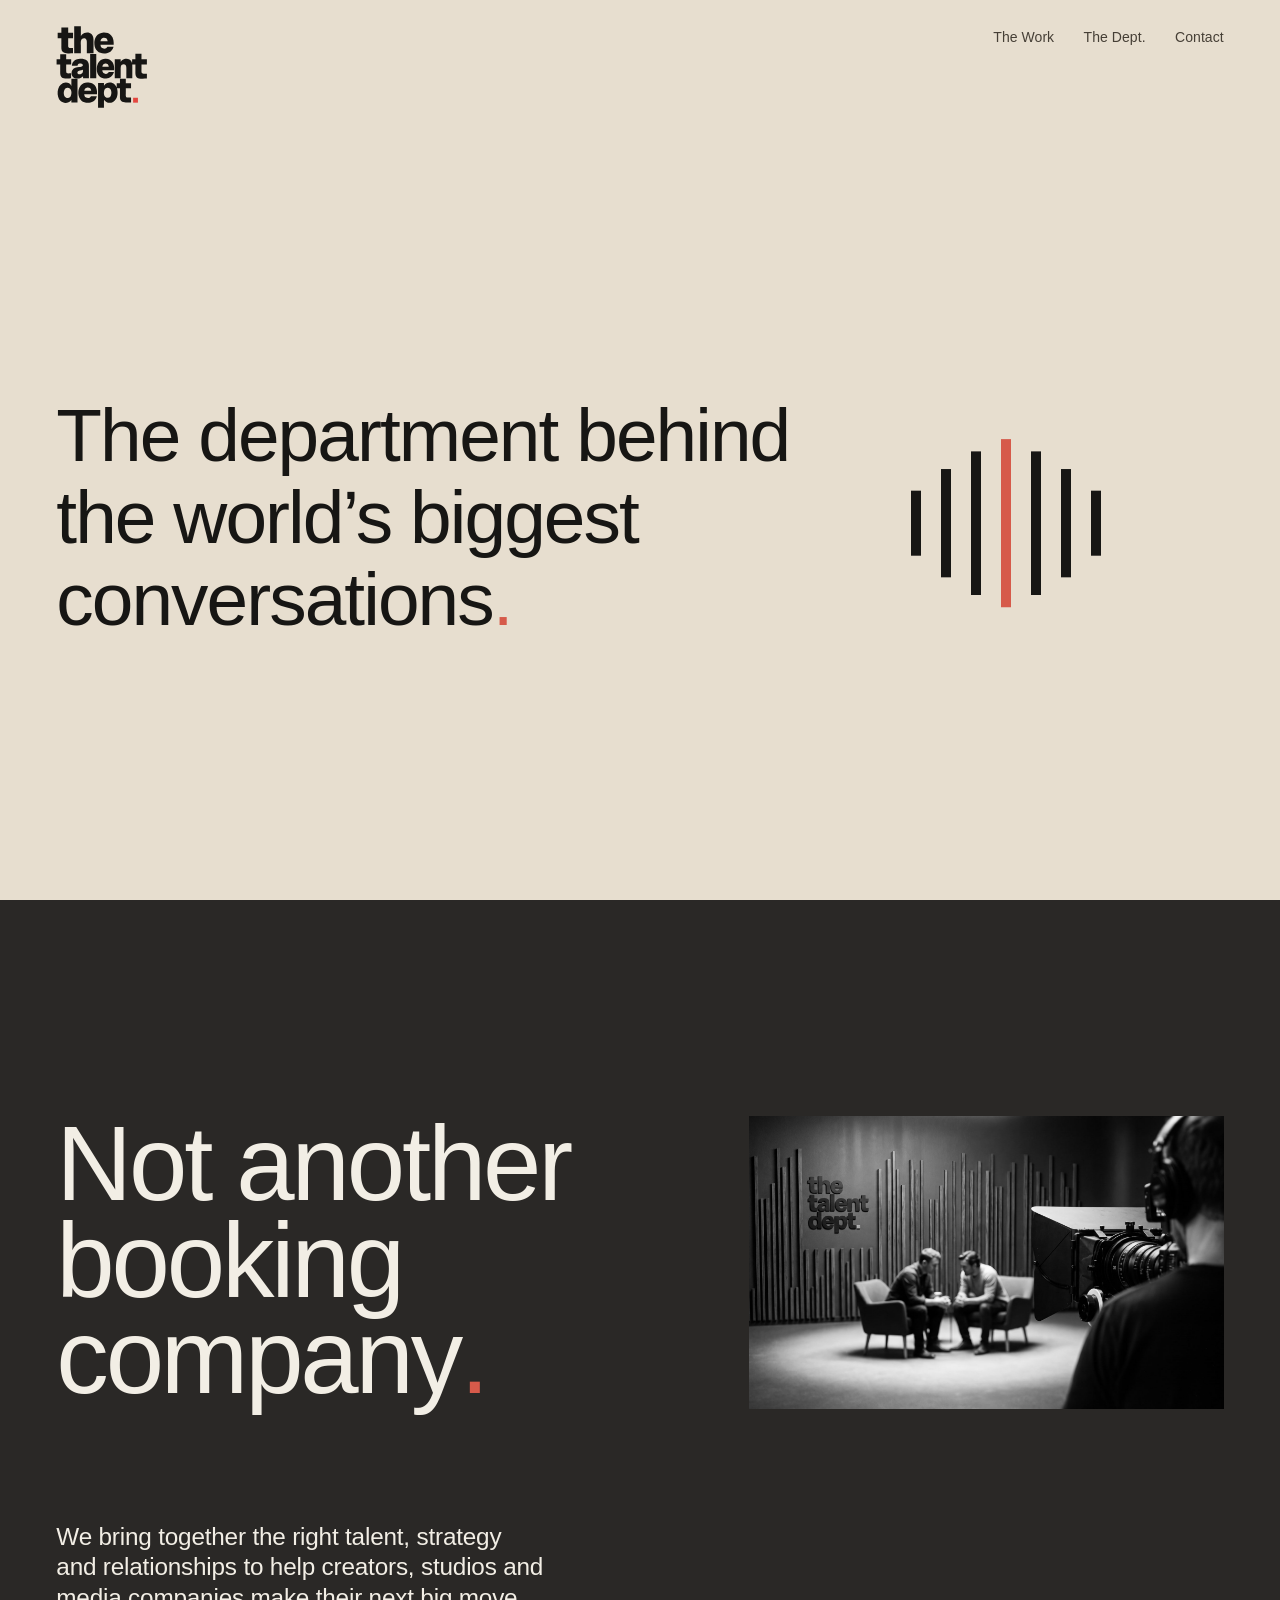
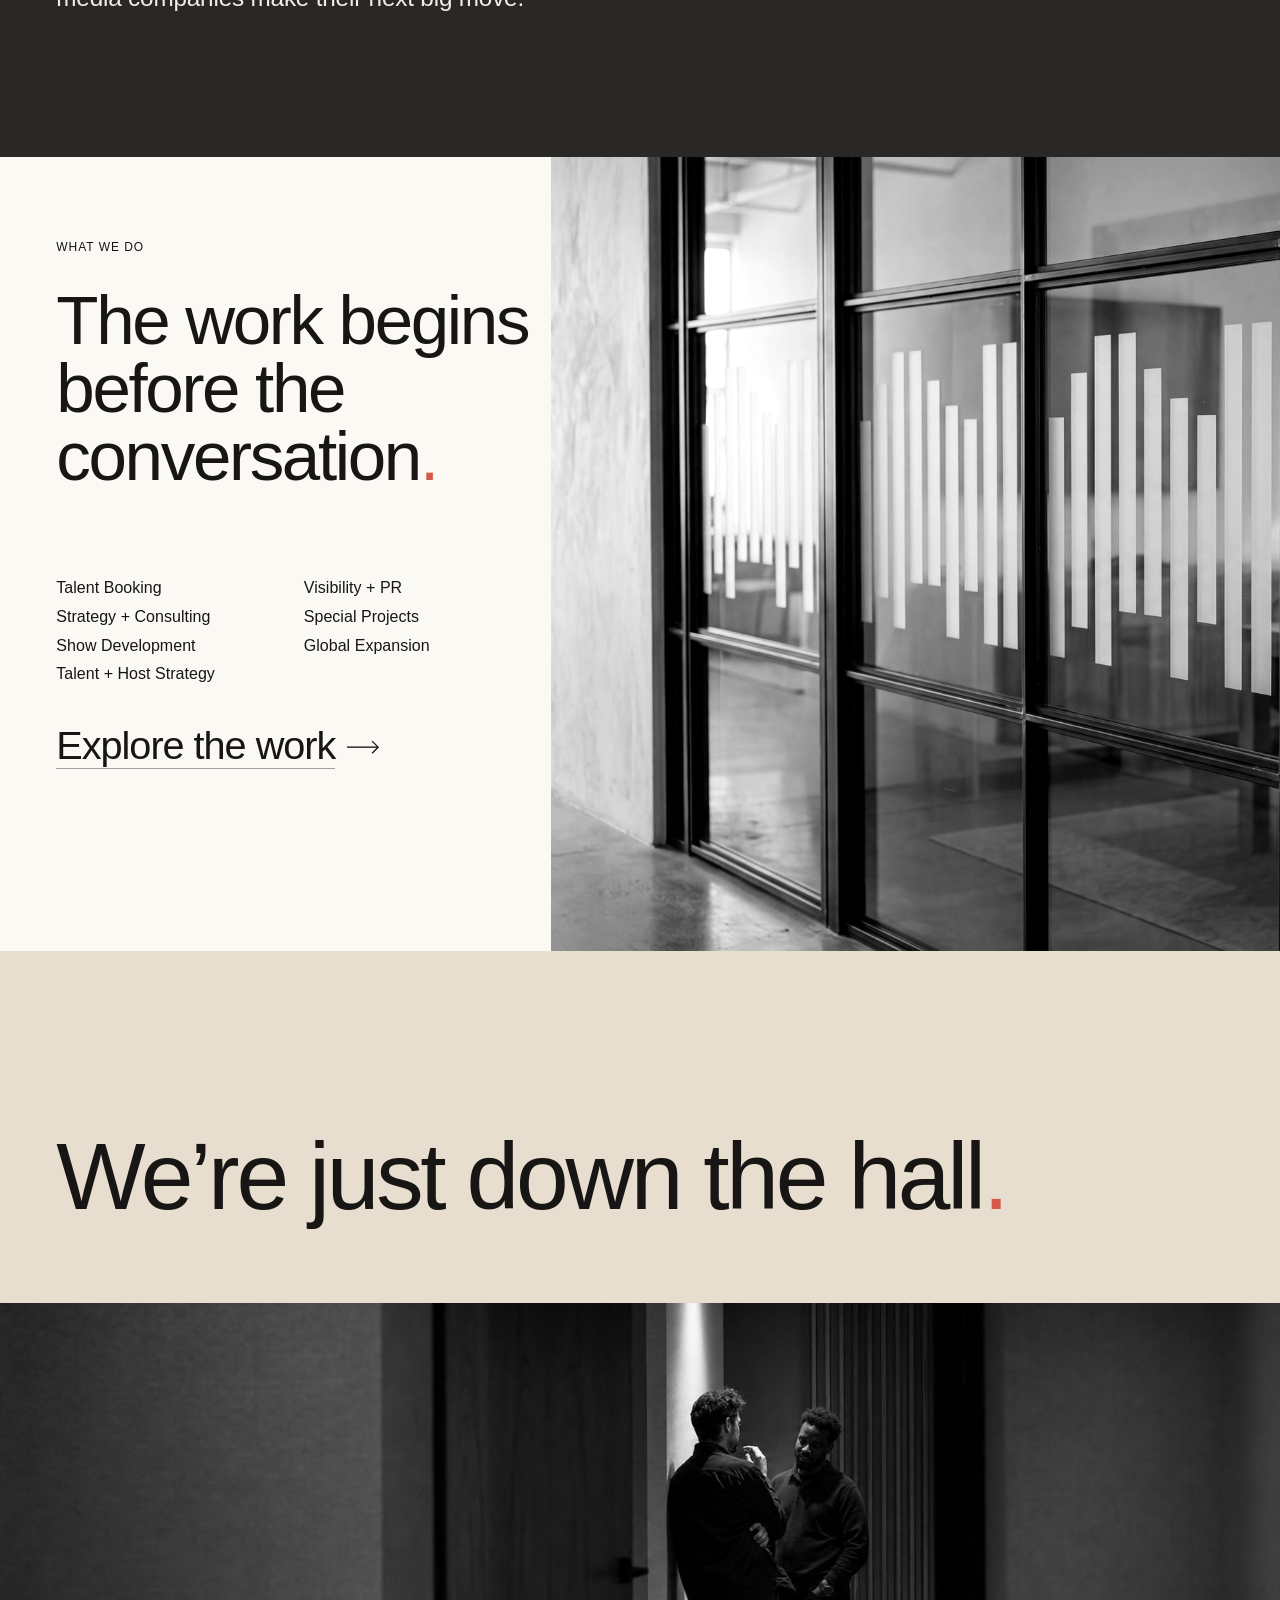
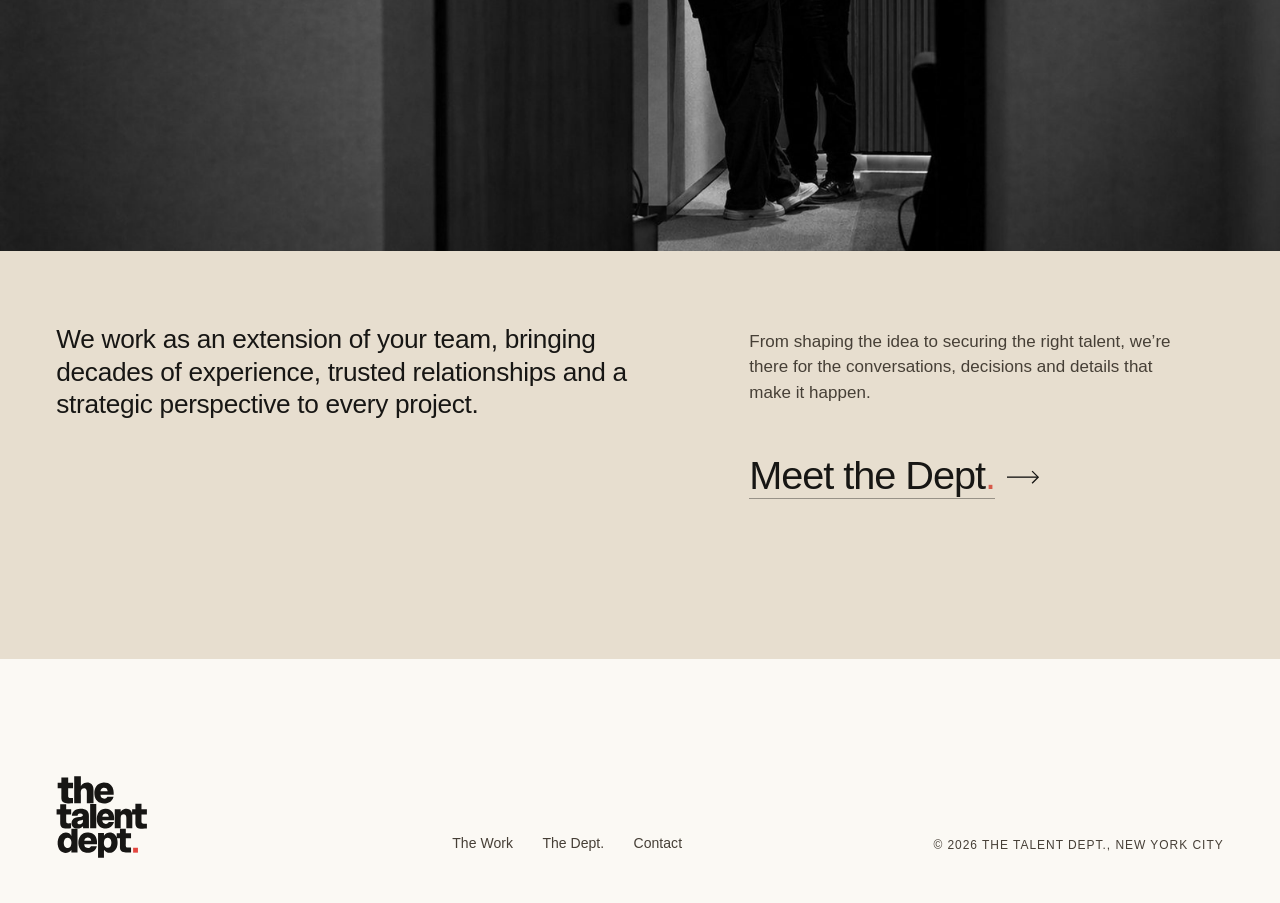
<file: index.html>
<!doctype html>
<html lang="en">
<head>
<meta charset="utf-8">
<meta name="viewport" content="width=device-width,initial-scale=1">
<meta name="robots" content="noindex">
<title>The Talent Dept.</title>
<link rel="icon" href="assets/ttd-logo-dark.svg">
<link rel="stylesheet" href="css/r10.css?v=20261103-r17-2">
<link rel="stylesheet" href="css/r10-contrast.css?v=20261103-r17-2">
<link rel="stylesheet" href="css/r11.css?v=20261103-r17-2">
<link rel="stylesheet" href="css/v.css?v=20261103-r17-2">
<link rel="stylesheet" href="css/r13.css?v=20261103-r17-2">
<link rel="stylesheet" href="css/r16.css?v=20261103-r17-2">
<link rel="stylesheet" href="css/r17.css?v=20261103-r17-2">
<script src="js/reveals.js?v=20261103-r17-2" defer></script>
<script>var q=location.search,c=document.documentElement.classList;c.add('js');[['still','still'],['numbers','pcp-num']].forEach(function(p){if(q.indexOf(p[0])>-1)c.add(p[1])})</script>
<script src="js/hero17.js?v=20261103-r17-2" defer></script>
</head>
<body id="top">

<section class="hero4 h16 h17 band-t">
 <div class="stick">
  <header class="nav">
  <a class="logo" href="index.html"><img src="assets/ttd-logo-dark.svg" alt="The Talent Dept."></a>
  <nav aria-label="Main"><ul><li><a href="the-work.html">The Work</a></li><li><a href="the-dept.html">The Dept<span class=pd>.</span></a></li><li><a href="contact.html">Contact</a></li></ul></nav>
</header>
  <div class="stage">
    <div class="hb">
      <h1 class="hl"><span class="wd"><span class="tx">The</span><span class="dash" aria-hidden="true"></span></span> <span class="wd"><span class="tx">department</span><span class="dash" aria-hidden="true"></span></span><br class="m"> <span class="wd"><span class="tx">behind</span><span class="dash" aria-hidden="true"></span></span><br class="d"> <span class="wd"><span class="tx">the</span><span class="dash" aria-hidden="true"></span></span><br class="m"> <span class="wd"><span class="tx">world’s</span><span class="dash" aria-hidden="true"></span></span> <span class="wd"><span class="tx">biggest</span><span class="dash" aria-hidden="true"></span></span><br> <span class="nw"><span class="wd"><span class="tx">conversations</span><span class="dash" aria-hidden="true"></span></span><span class="wd pd"><span class="tx"><i>.</i></span><span class="dash" aria-hidden="true"></span></span></span></h1>
    </div>
  </div>
 </div>
</section>

<section class="chairs2 nb">
  <h2 class="words"><span>Not another</span> <span>booking</span> <span>company<i>.</i></span></h2>
  <figure><img src="assets/web/set.jpg" alt="Two people in conversation on a set, The Talent Dept. sign on the wall behind them" style="object-position:50% 46%"></figure>
  <div class="foot2"><p class="d4 ch-p">We bring together the right talent, strategy and relationships to help creators, studios and media companies make their next big move.</p></div>
</section>

<section class="vb">
  <figure class="vb-f"><img src="assets/web/glass.jpg" alt="The Talent Dept. rhythm frosted across the glass wall of a meeting room"></figure>
  <div class="vb-t">
    <p class="lbl">What we do</p>
    <h2 class="vb-h vb-h2">The work begins before the <b>conversation</b><i>.</i></h2>
    <div class="vb-s">
      <ul><li>Talent Booking</li><li>Strategy + Consulting</li><li>Show Development</li><li>Talent + Host Strategy</li></ul>
      <ul><li>Visibility + PR</li><li>Special Projects</li><li>Global Expansion</li></ul>
    </div>
    <div class="vb-go"><a class="go16 l" href="the-work.html#services"><span class="t" data-fig-line="rgba(23,22,20,.26)">Explore the work</span>&#8288;<svg class="ar" viewBox="0 0 46 20" aria-hidden="true"><path class="sh" d="M0 10H44"/><path class="hd" d="M35.5 1.5L44 10L35.5 18.5"/></svg></a></div>
  </div>
</section>

<section class="hall band-t">
  <h2 class="hall-h">We’re just down the <b>hall</b><i>.</i></h2>
  <figure class="hall-f"><img src="assets/web/hall-2x.jpg" alt="Two colleagues talking at the end of a hallway, seen through an open door"></figure>
  <div class="hall-t">
    <p class="hall-l">We work as an extension of your team, bringing decades of experience, trusted relationships and a strategic perspective to every project.</p>
    <div class="hall-r"><p>From shaping the idea to securing the right talent, we’re there for the conversations, decisions and details that make it happen.</p>
      <a class="go16 l" href="the-dept.html"><span class="t" data-fig-line="rgba(23,22,20,.26)">Meet the Dept<i>.</i></span>&#8288;<svg class="ar" viewBox="0 0 46 20" aria-hidden="true"><path class="sh" d="M0 10H44"/><path class="hd" d="M35.5 1.5L44 10L35.5 18.5"/></svg></a></div>
  </div>
</section>
<footer class="foot3 band-l">
  <div class="base">
    <a class="lg" href="index.html"><img src="assets/ttd-logo-dark.svg" alt="The Talent Dept."></a>
    <nav class="lk lk2" aria-label="Footer"><a href="the-work.html">The Work</a><a href="the-dept.html">The Dept.</a><a href="contact.html">Contact</a></nav>
    <p class="cp lbl soft">© 2026 The Talent&nbsp;Dept., New York City</p>
  </div>
</footer>
</body>
</html>
</file>
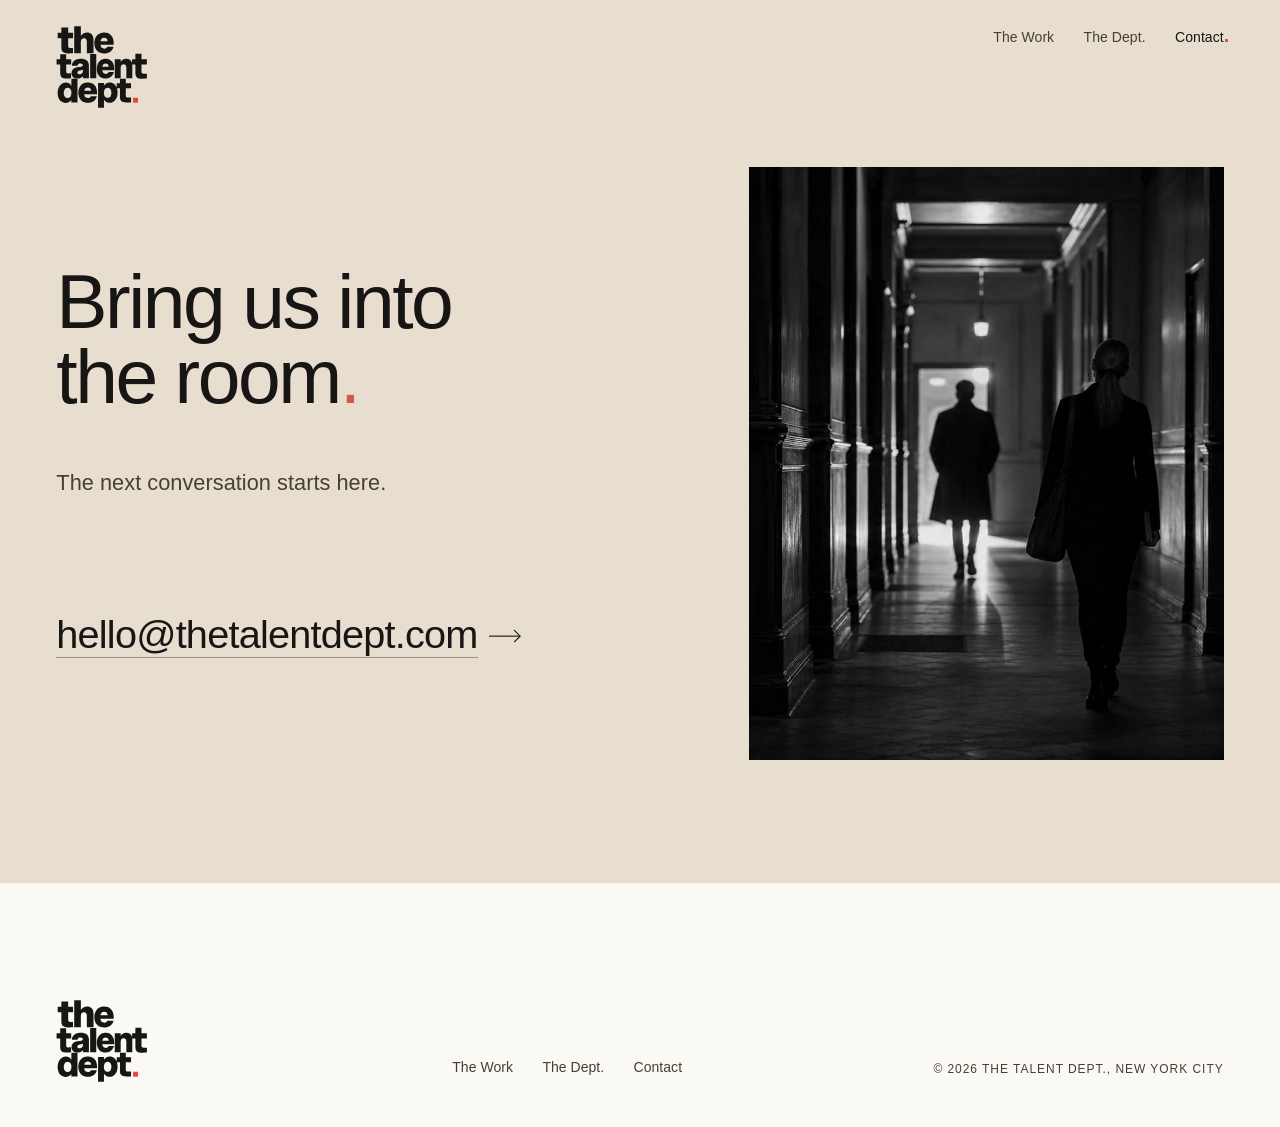
<file: contact-v2.html>
<!doctype html><meta charset="utf-8"><meta name="robots" content="noindex"><title>The Talent Dept.</title><meta http-equiv="refresh" content="0;url=contact.html"><link rel="canonical" href="contact.html"><a href="contact.html">The Talent Dept.</a>
</file>
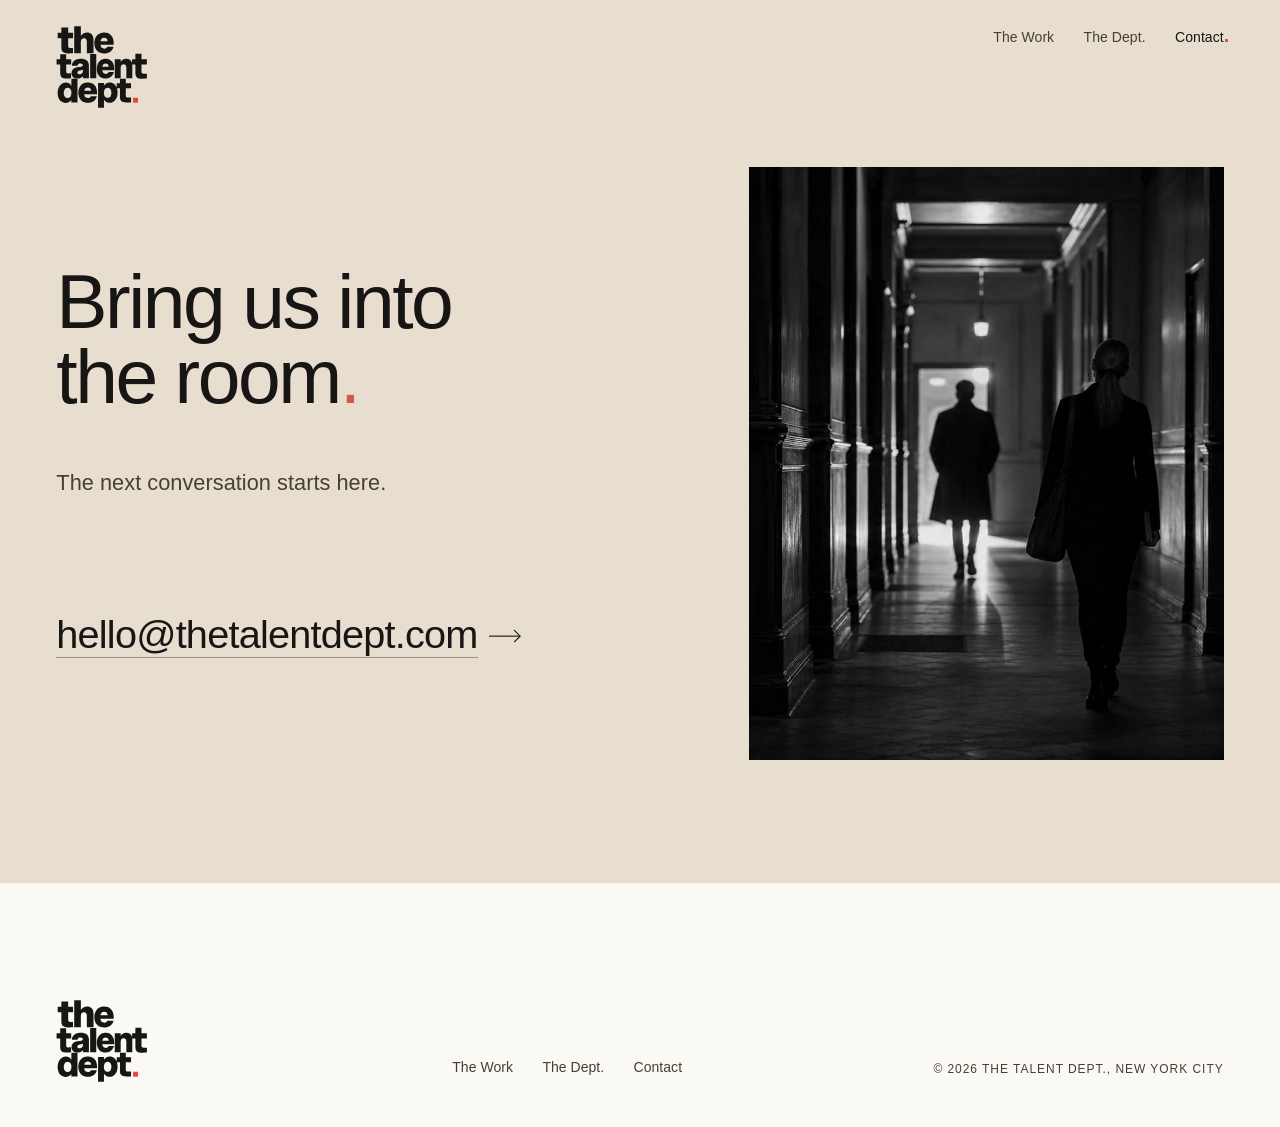
<file: contact.html>
<!doctype html>
<html lang="en">
<head>
<meta charset="utf-8">
<meta name="viewport" content="width=device-width,initial-scale=1">
<meta name="robots" content="noindex">
<title>Contact · The Talent Dept.</title>
<link rel="icon" href="assets/ttd-logo-dark.svg">
<link rel="stylesheet" href="css/r10.css?v=20261103-r17-2">
<link rel="stylesheet" href="css/r10-contrast.css?v=20261103-r17-2">
<link rel="stylesheet" href="css/r11.css?v=20261103-r17-2">
<link rel="stylesheet" href="css/v.css?v=20261103-r17-2">
<link rel="stylesheet" href="css/r13.css?v=20261103-r17-2">
<link rel="stylesheet" href="css/r16.css?v=20261103-r17-2">
<link rel="stylesheet" href="css/r17.css?v=20261103-r17-2">
<script src="js/reveals.js?v=20261103-r17-2" defer></script>
<script>var q=location.search,c=document.documentElement.classList;c.add('js');[['still','still'],['numbers','pcp-num']].forEach(function(p){if(q.indexOf(p[0])>-1)c.add(p[1])})</script>
</head>
<body id="top" class="band-t">
<header class="nav">
  <a class="logo" href="index.html"><img src="assets/ttd-logo-dark.svg" alt="The Talent Dept."></a>
  <nav aria-label="Main"><ul><li><a href="the-work.html">The Work</a></li><li><a href="the-dept.html">The Dept<span class=pd>.</span></a></li><li><a href="contact.html" class=on aria-current=page>Contact</a></li></ul></nav>
</header>
<main class="ct16">
  <div class="ct-t">
    <h1 class="ct-h">Bring us into the <b>room</b><i>.</i></h1>
    <p class="ct-s">The next conversation starts here.</p>
    <a class="go16 xl ml" href="mailto:hello@thetalentdept.com"><span class="t" data-fig-line="rgba(23,22,20,.26)">hello@thetalentdept.com</span>&#8288;<svg class="ar" viewBox="0 0 46 20" aria-hidden="true"><path class="sh" d="M0 10H44"/><path class="hd" d="M35.5 1.5L44 10L35.5 18.5"/></svg></a>
  </div>
  <figure class="ct-f"><img src="assets/web/corridor-2x.jpg" alt="Two people walking down a long hallway toward a lit doorway"></figure>
</main>
<footer class="foot3 band-l">
  <div class="base">
    <a class="lg" href="index.html"><img src="assets/ttd-logo-dark.svg" alt="The Talent Dept."></a>
    <nav class="lk lk2" aria-label="Footer"><a href="the-work.html">The Work</a><a href="the-dept.html">The Dept.</a><a href="contact.html">Contact</a></nav>
    <p class="cp lbl soft">© 2026 The Talent&nbsp;Dept., New York City</p>
  </div>
</footer>
</body>
</html>
</file>
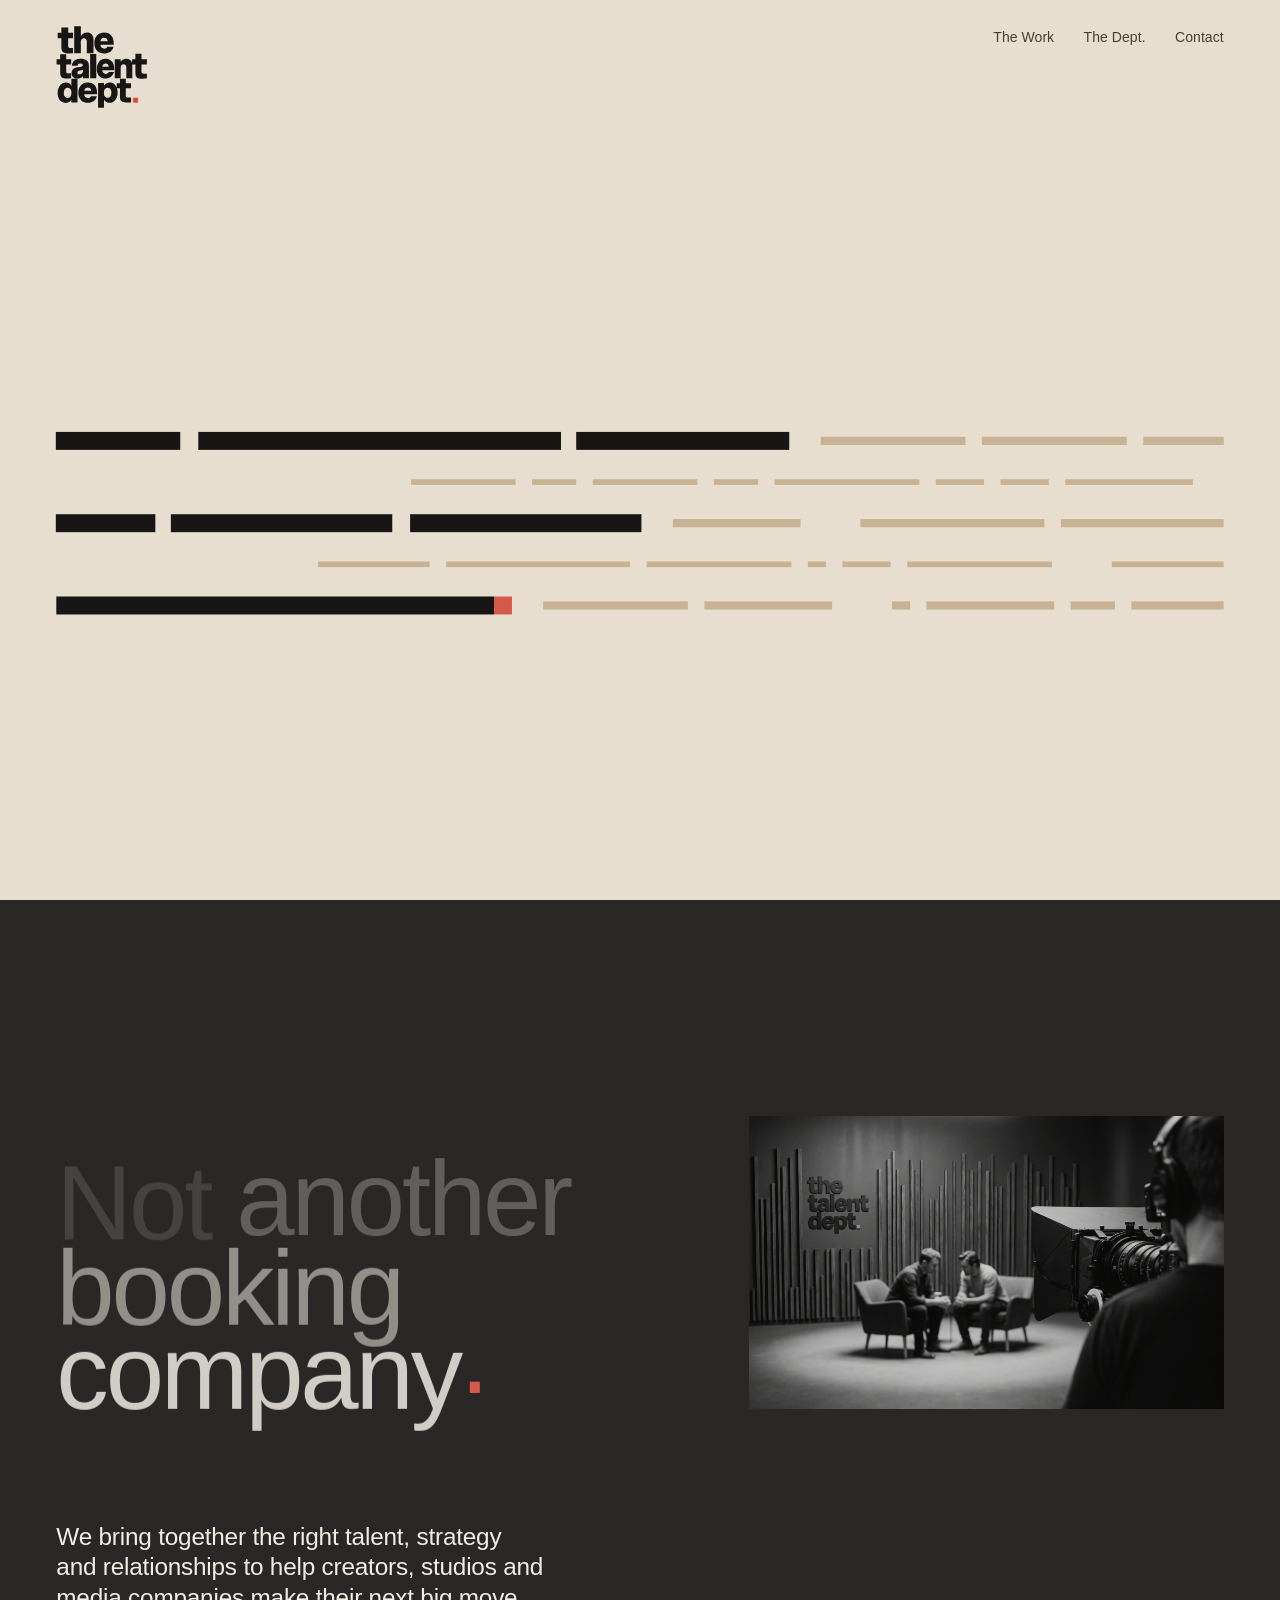
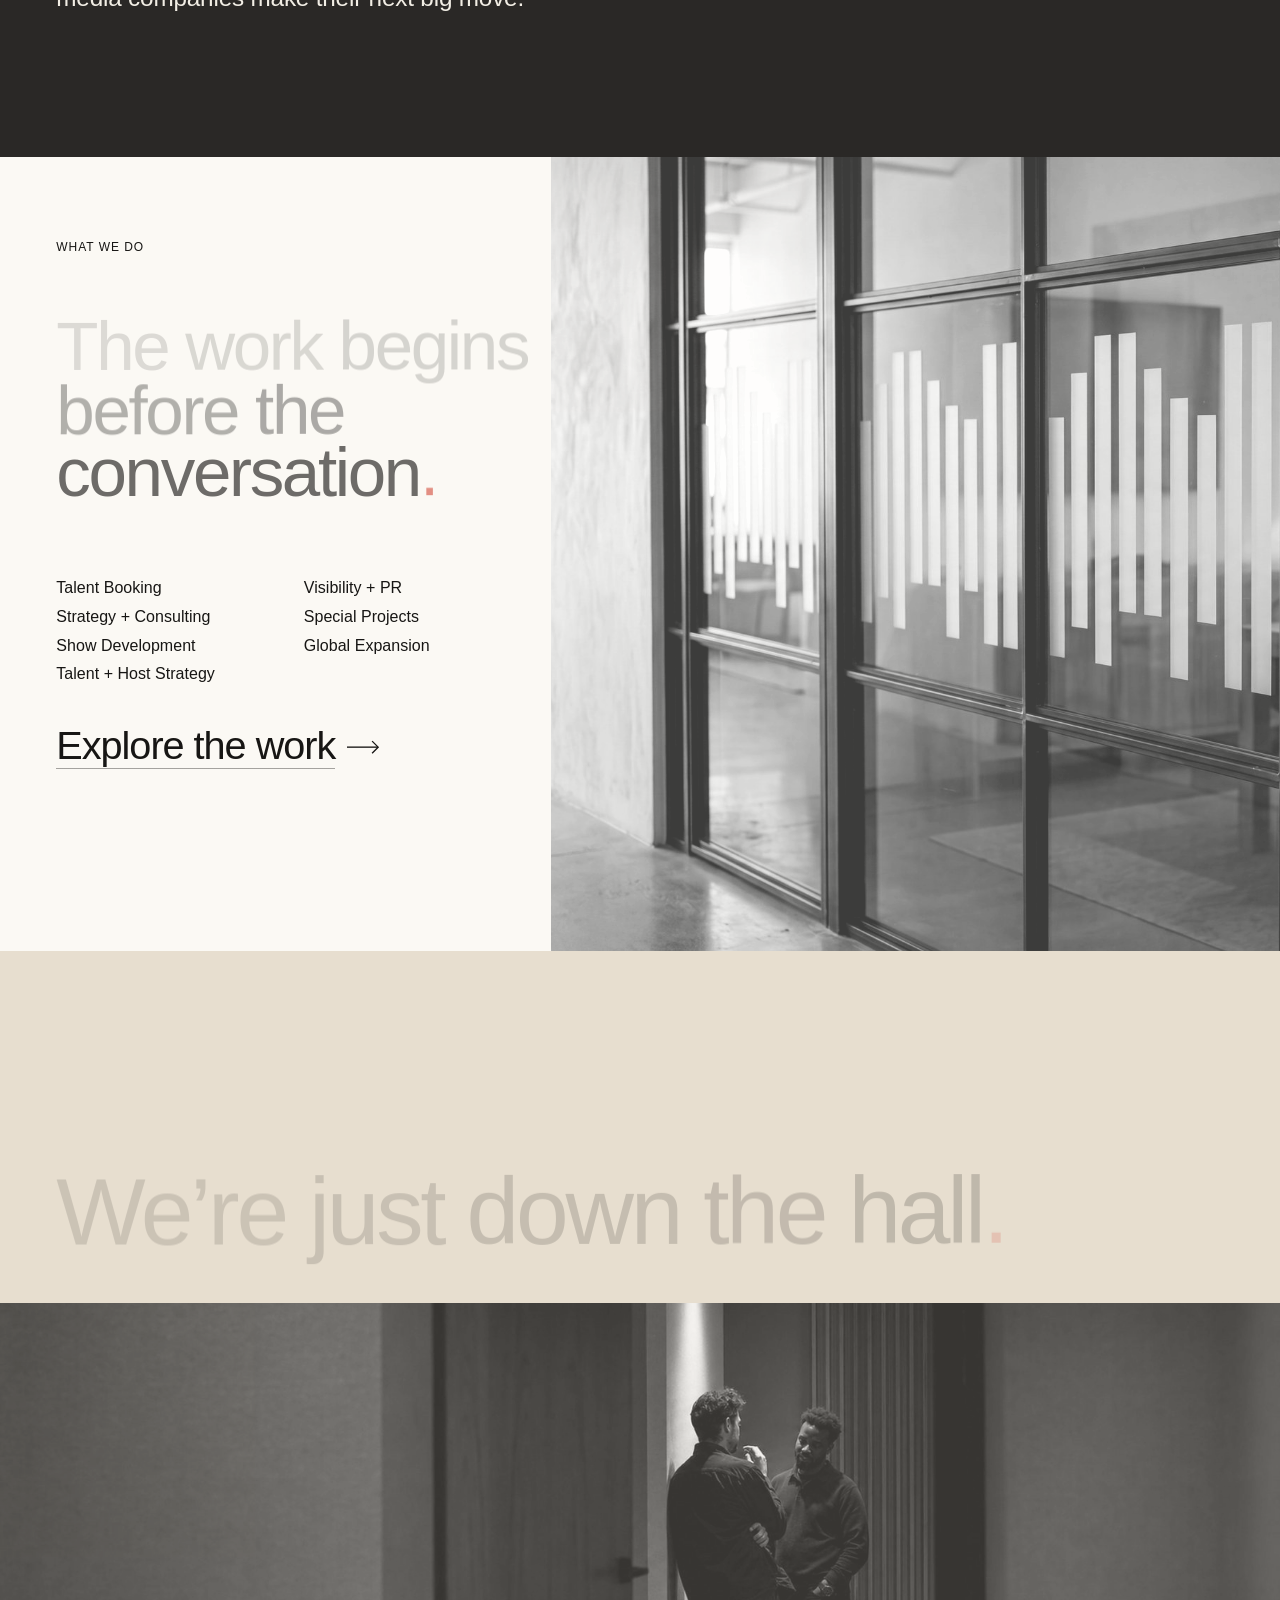
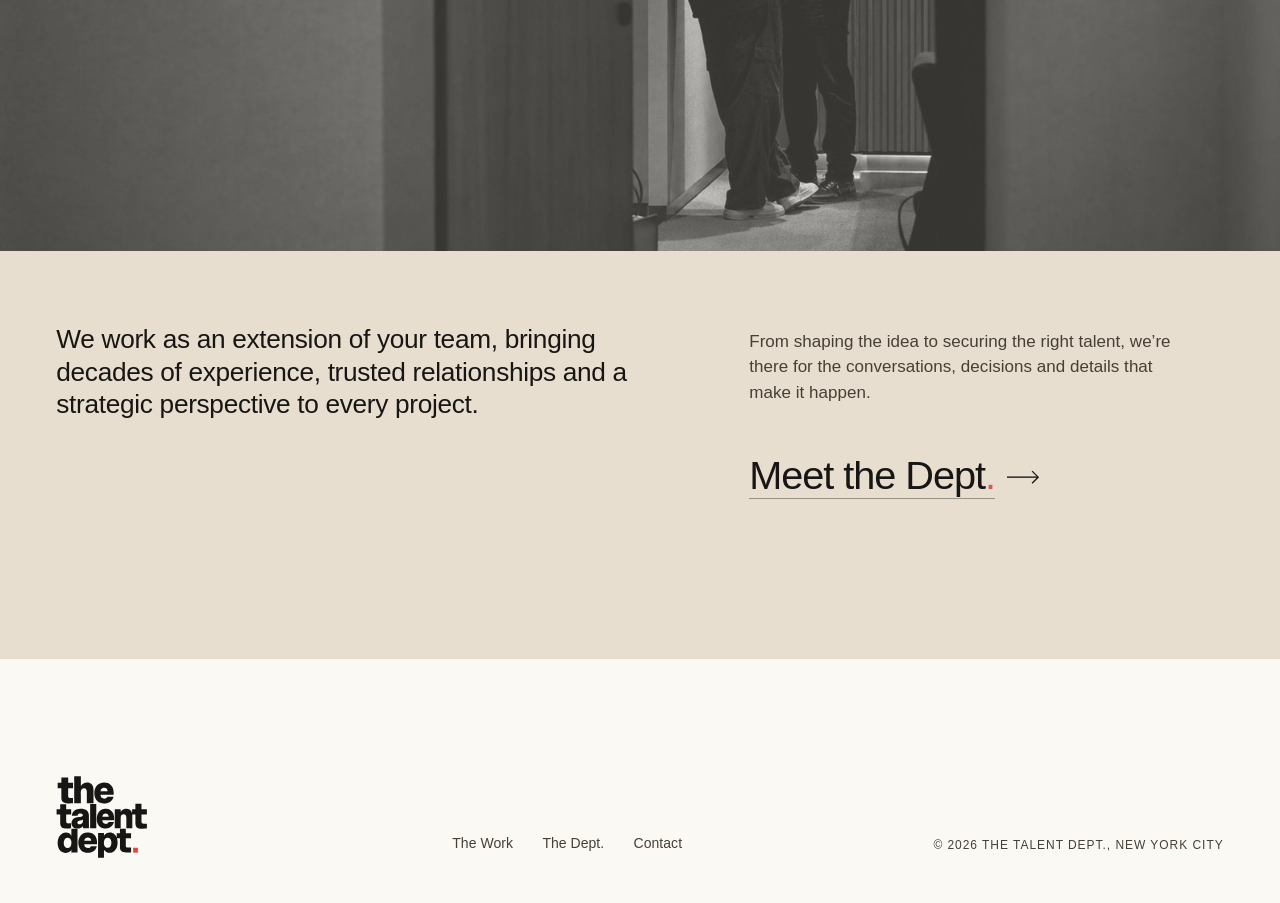
<file: index-v2.html>
<!doctype html><meta charset="utf-8"><meta name="robots" content="noindex"><title>The Talent Dept.</title><meta http-equiv="refresh" content="0;url=index.html"><link rel="canonical" href="index.html"><a href="index.html">The Talent Dept.</a>
</file>
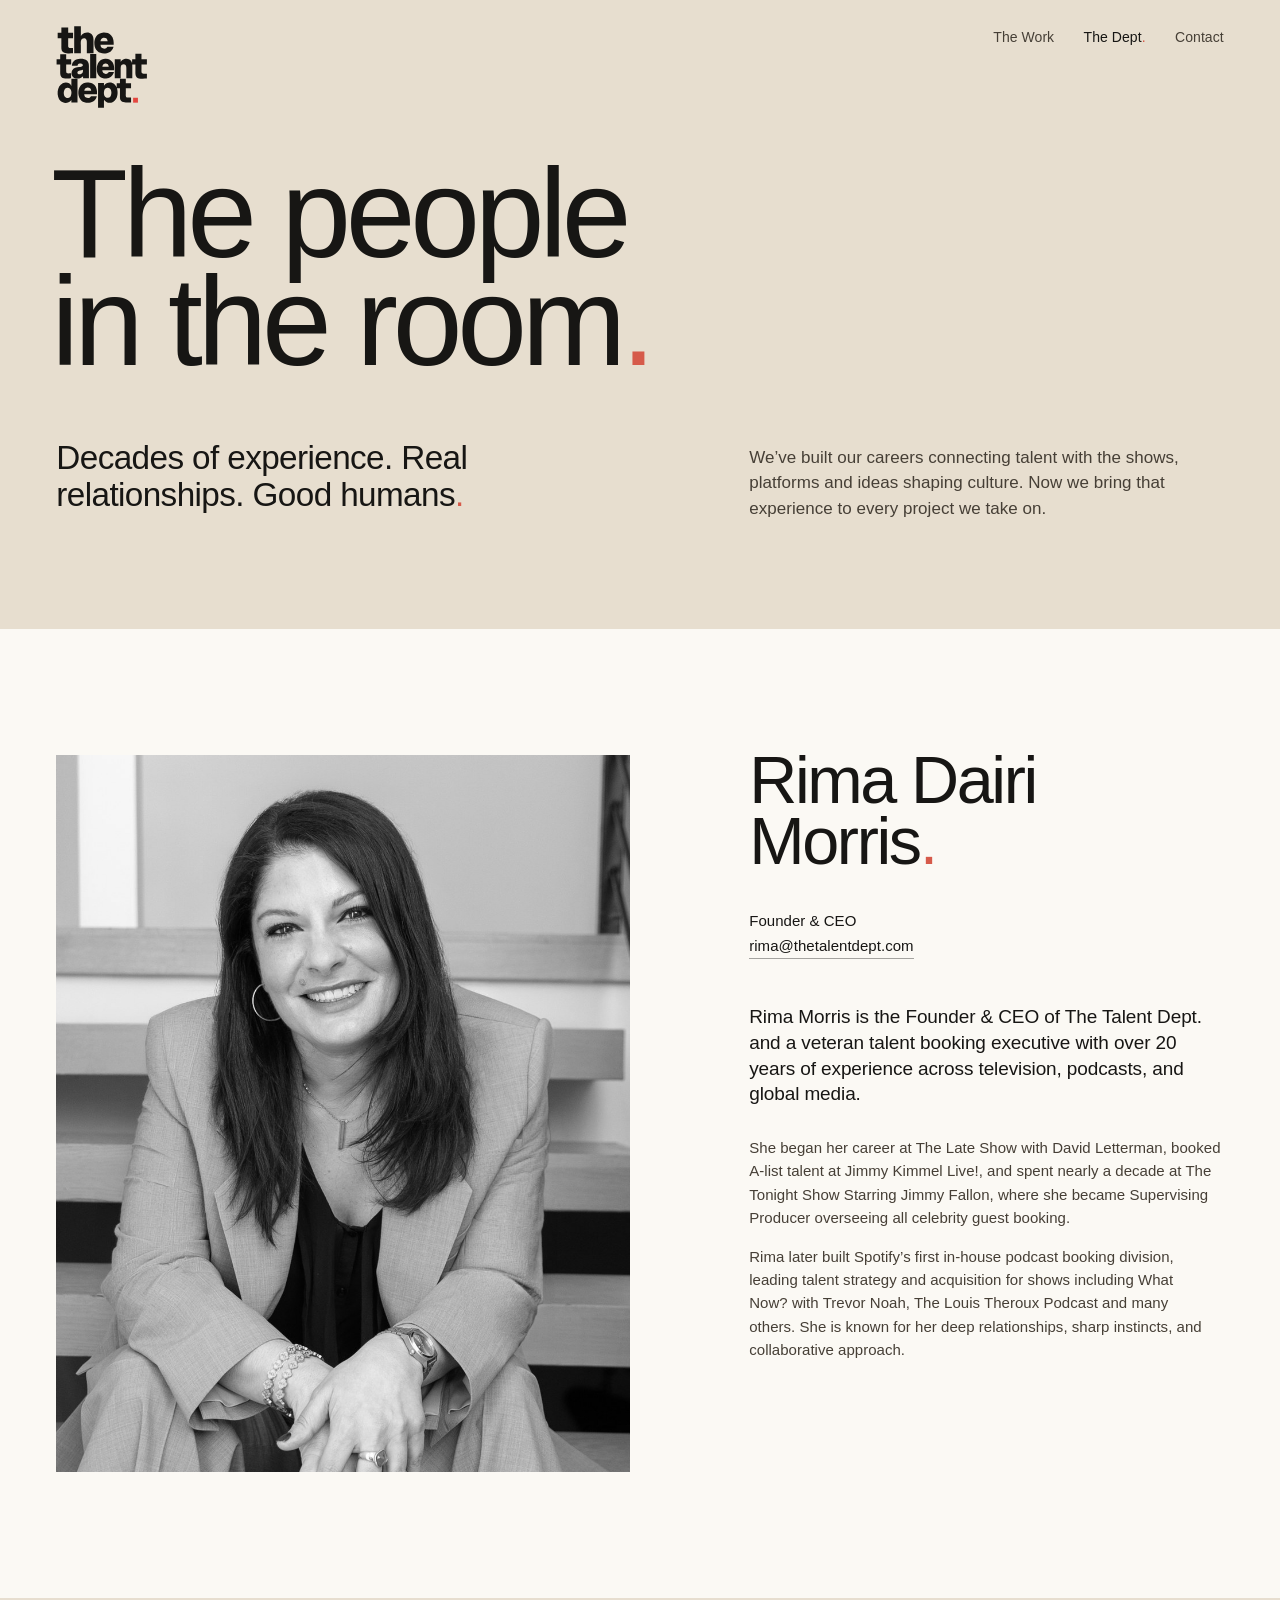
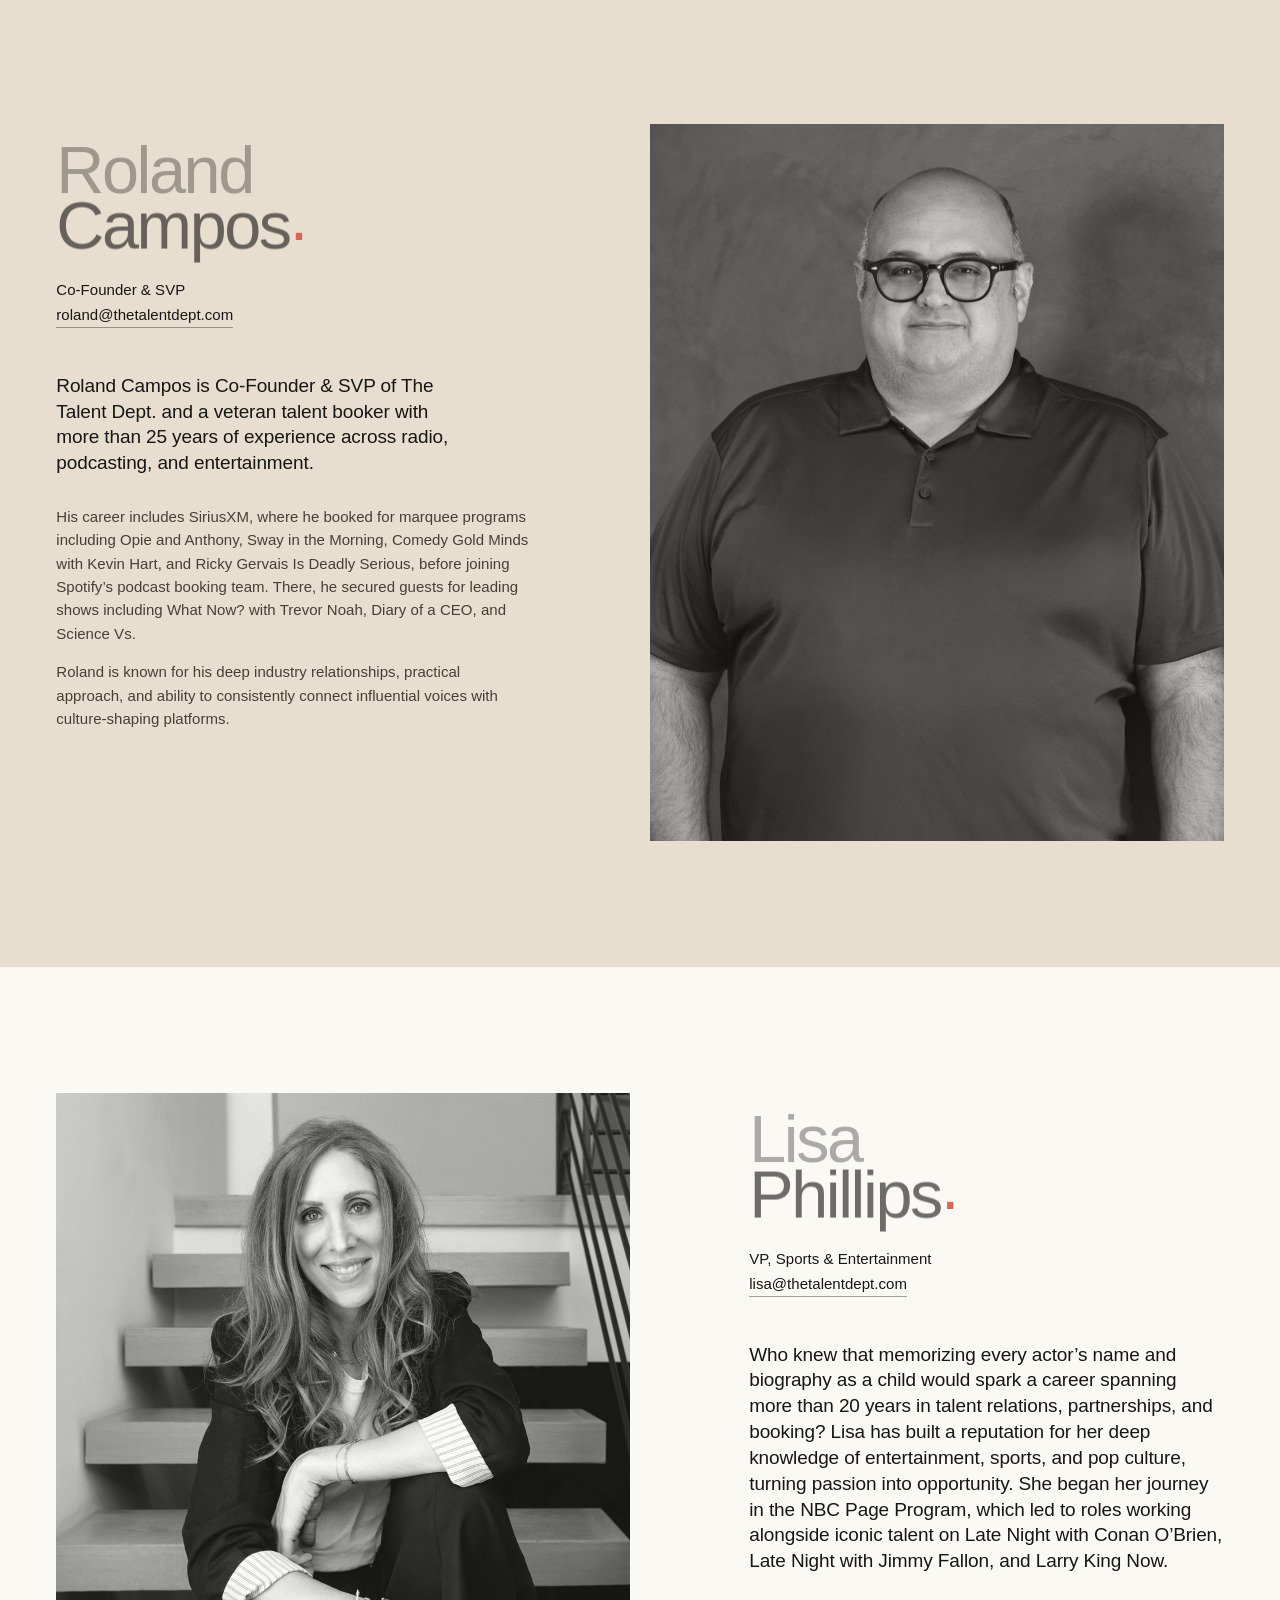
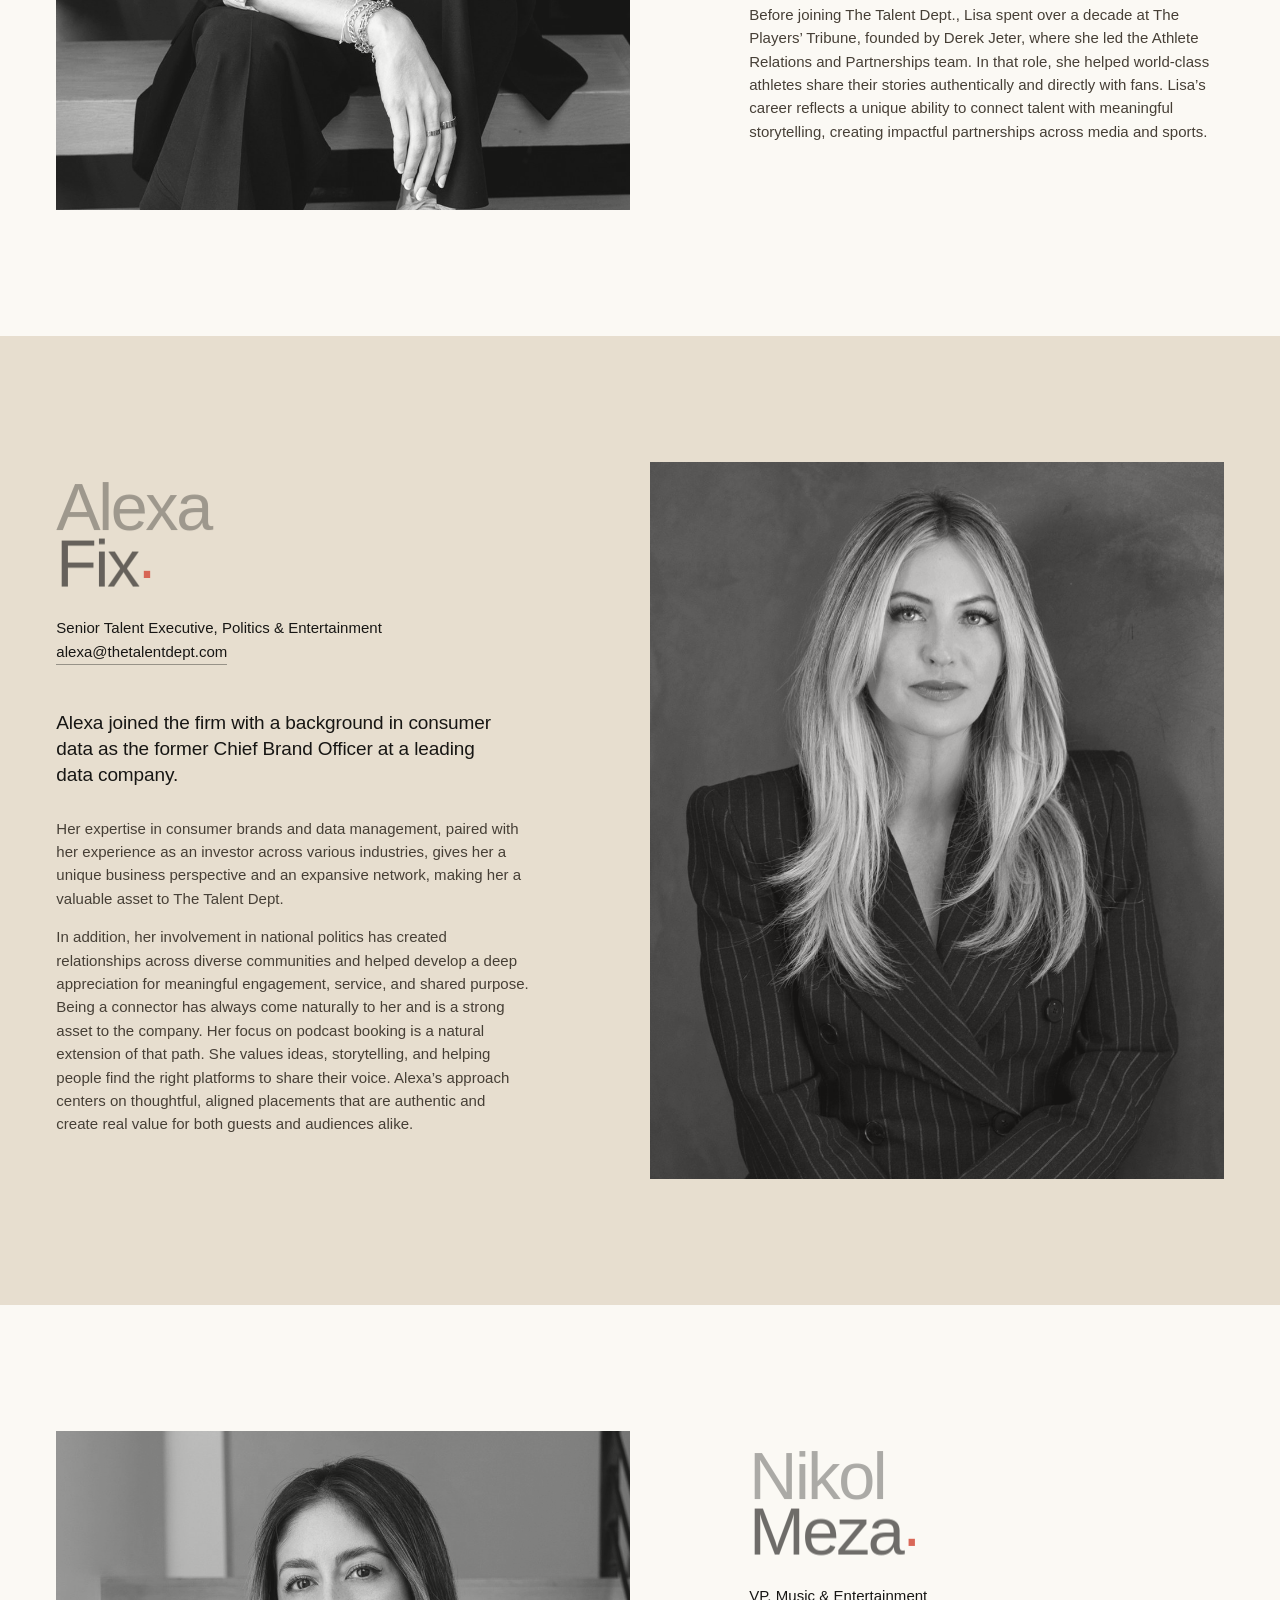
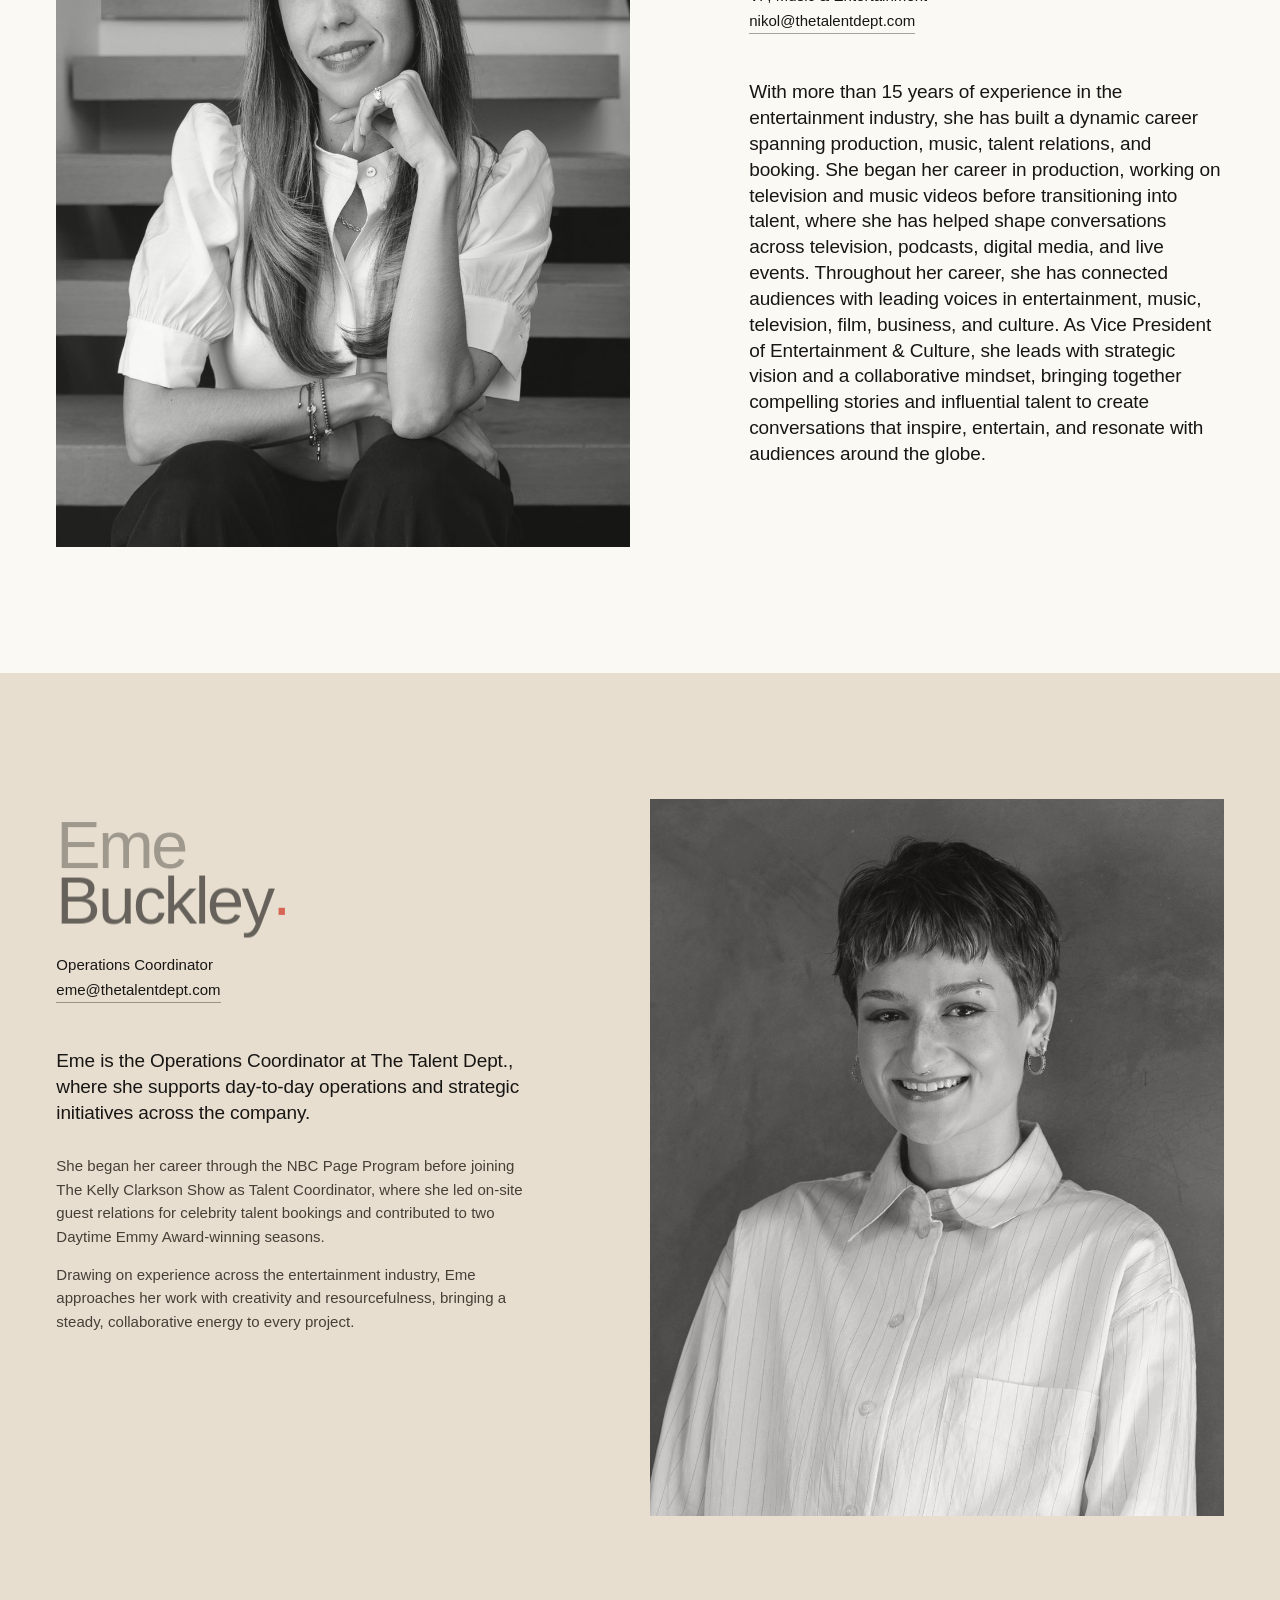
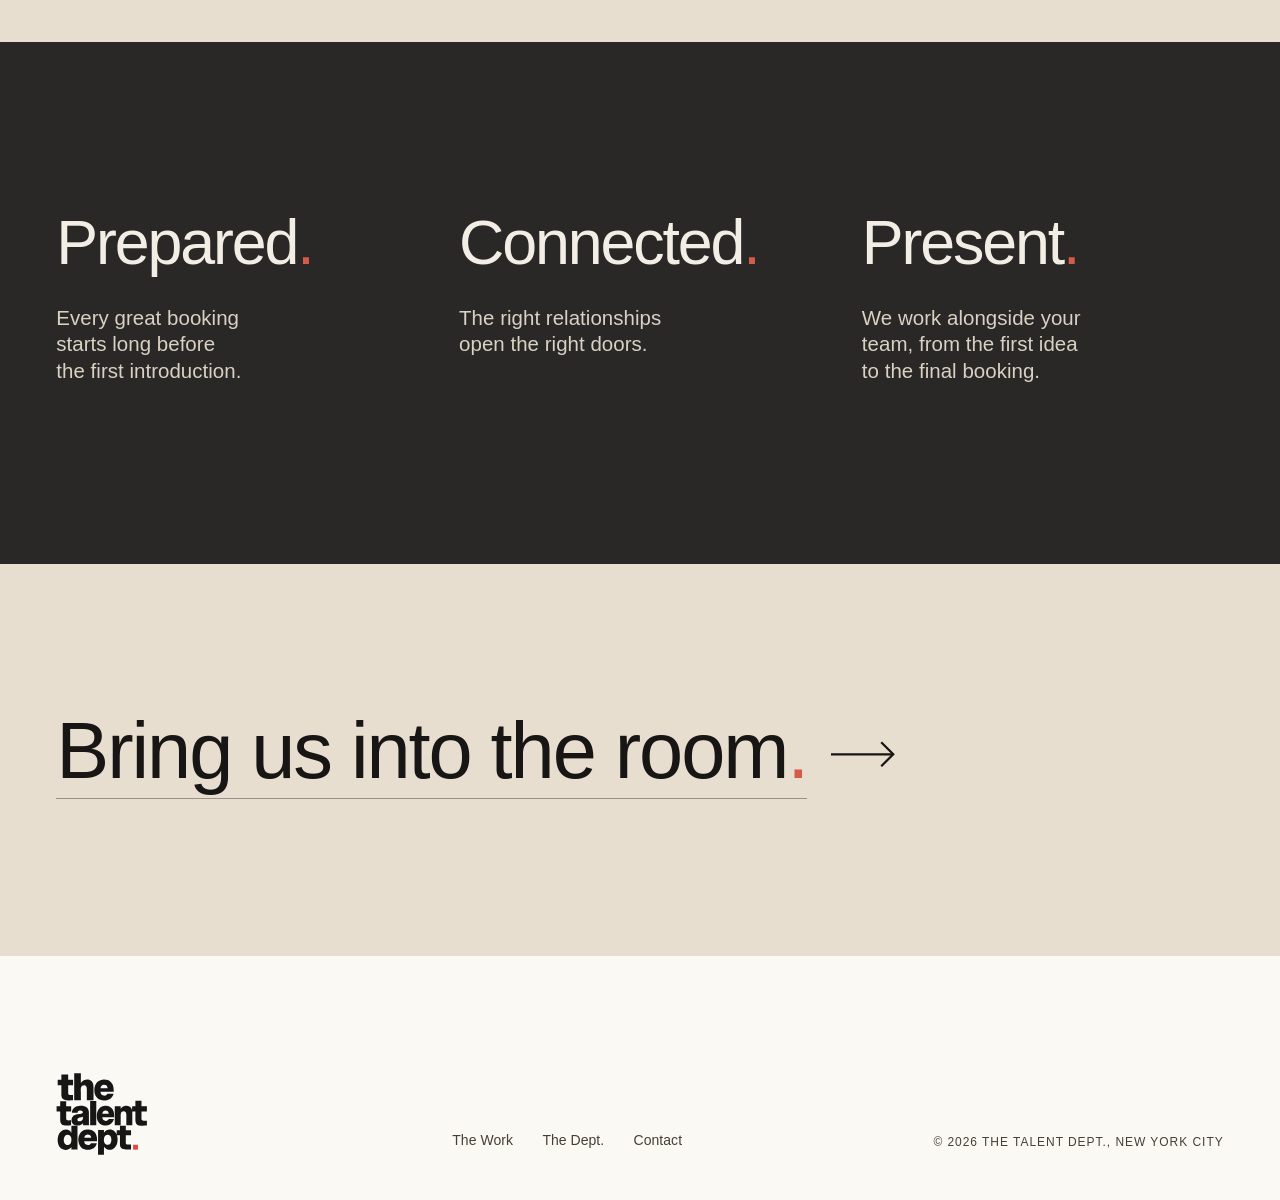
<file: the-dept-v2.html>
<!doctype html><meta charset="utf-8"><meta name="robots" content="noindex"><title>The Talent Dept.</title><meta http-equiv="refresh" content="0;url=the-dept.html"><link rel="canonical" href="the-dept.html"><a href="the-dept.html">The Talent Dept.</a>
</file>
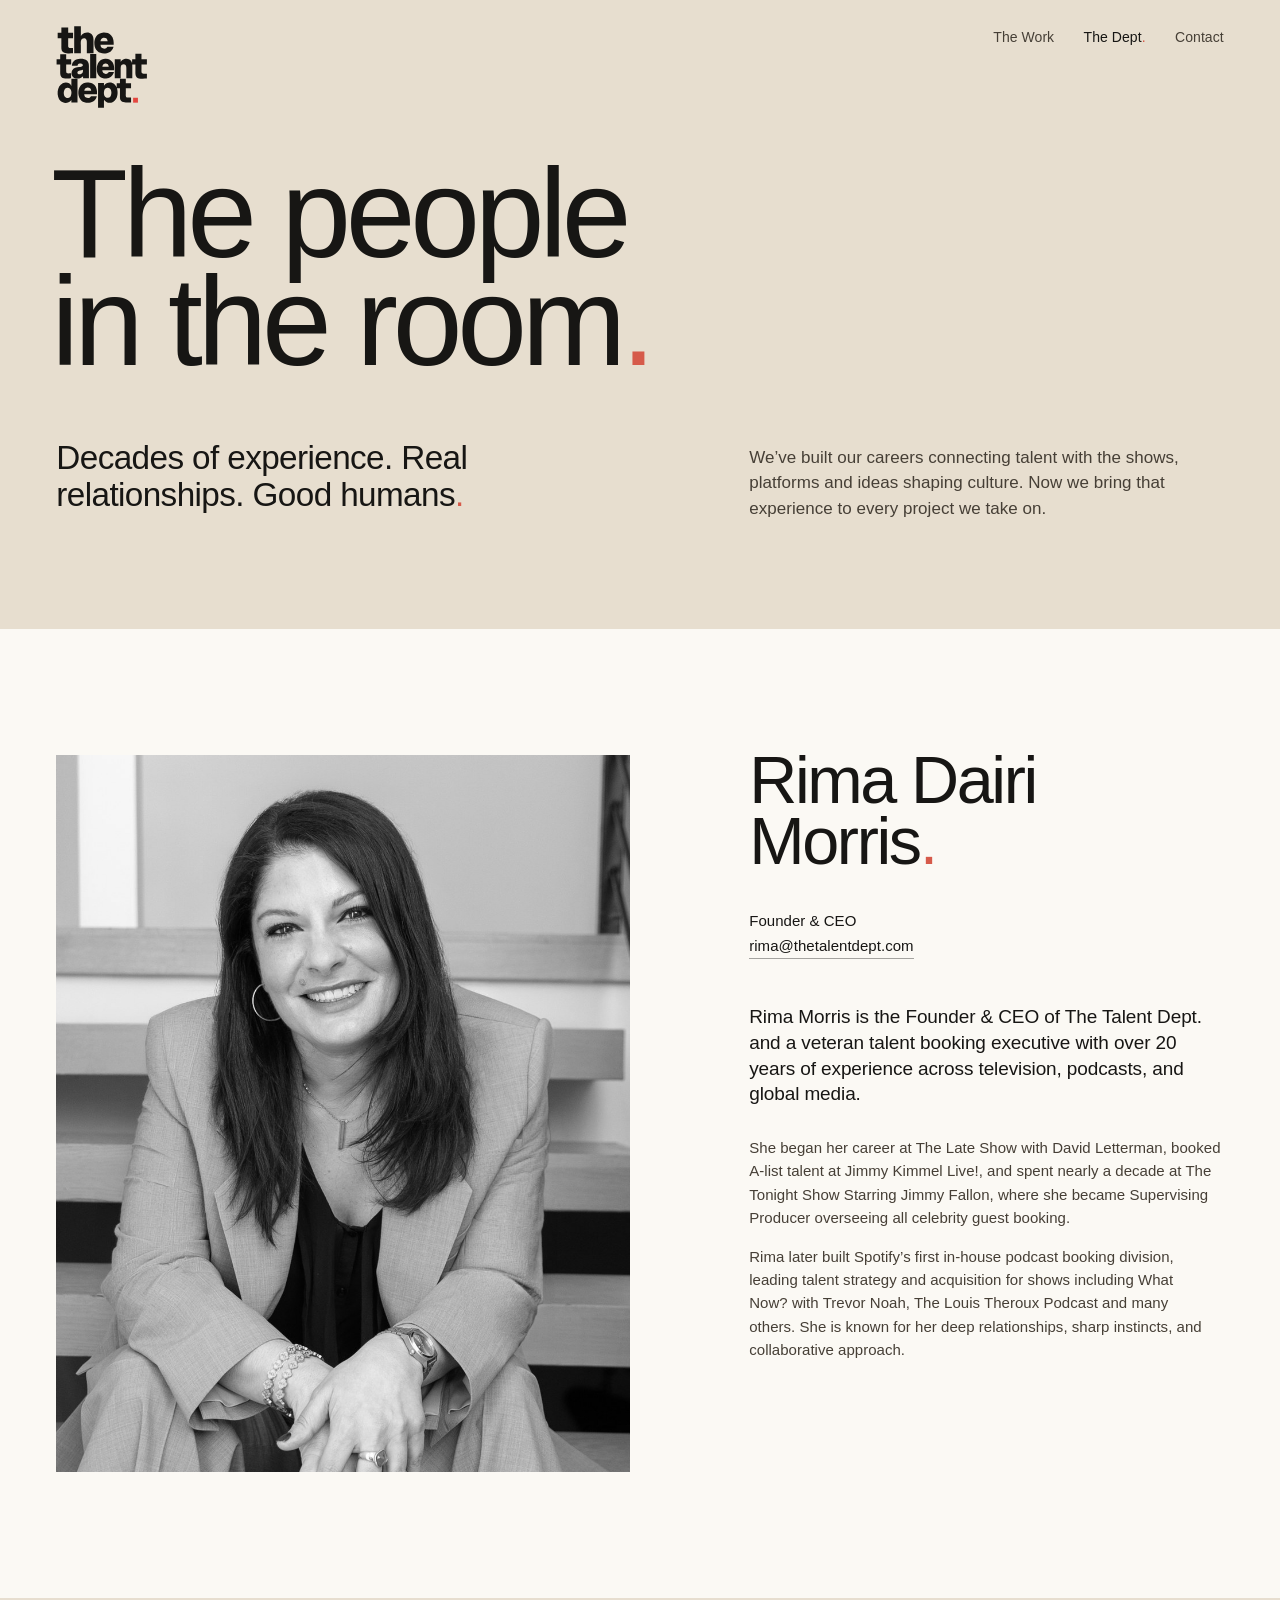
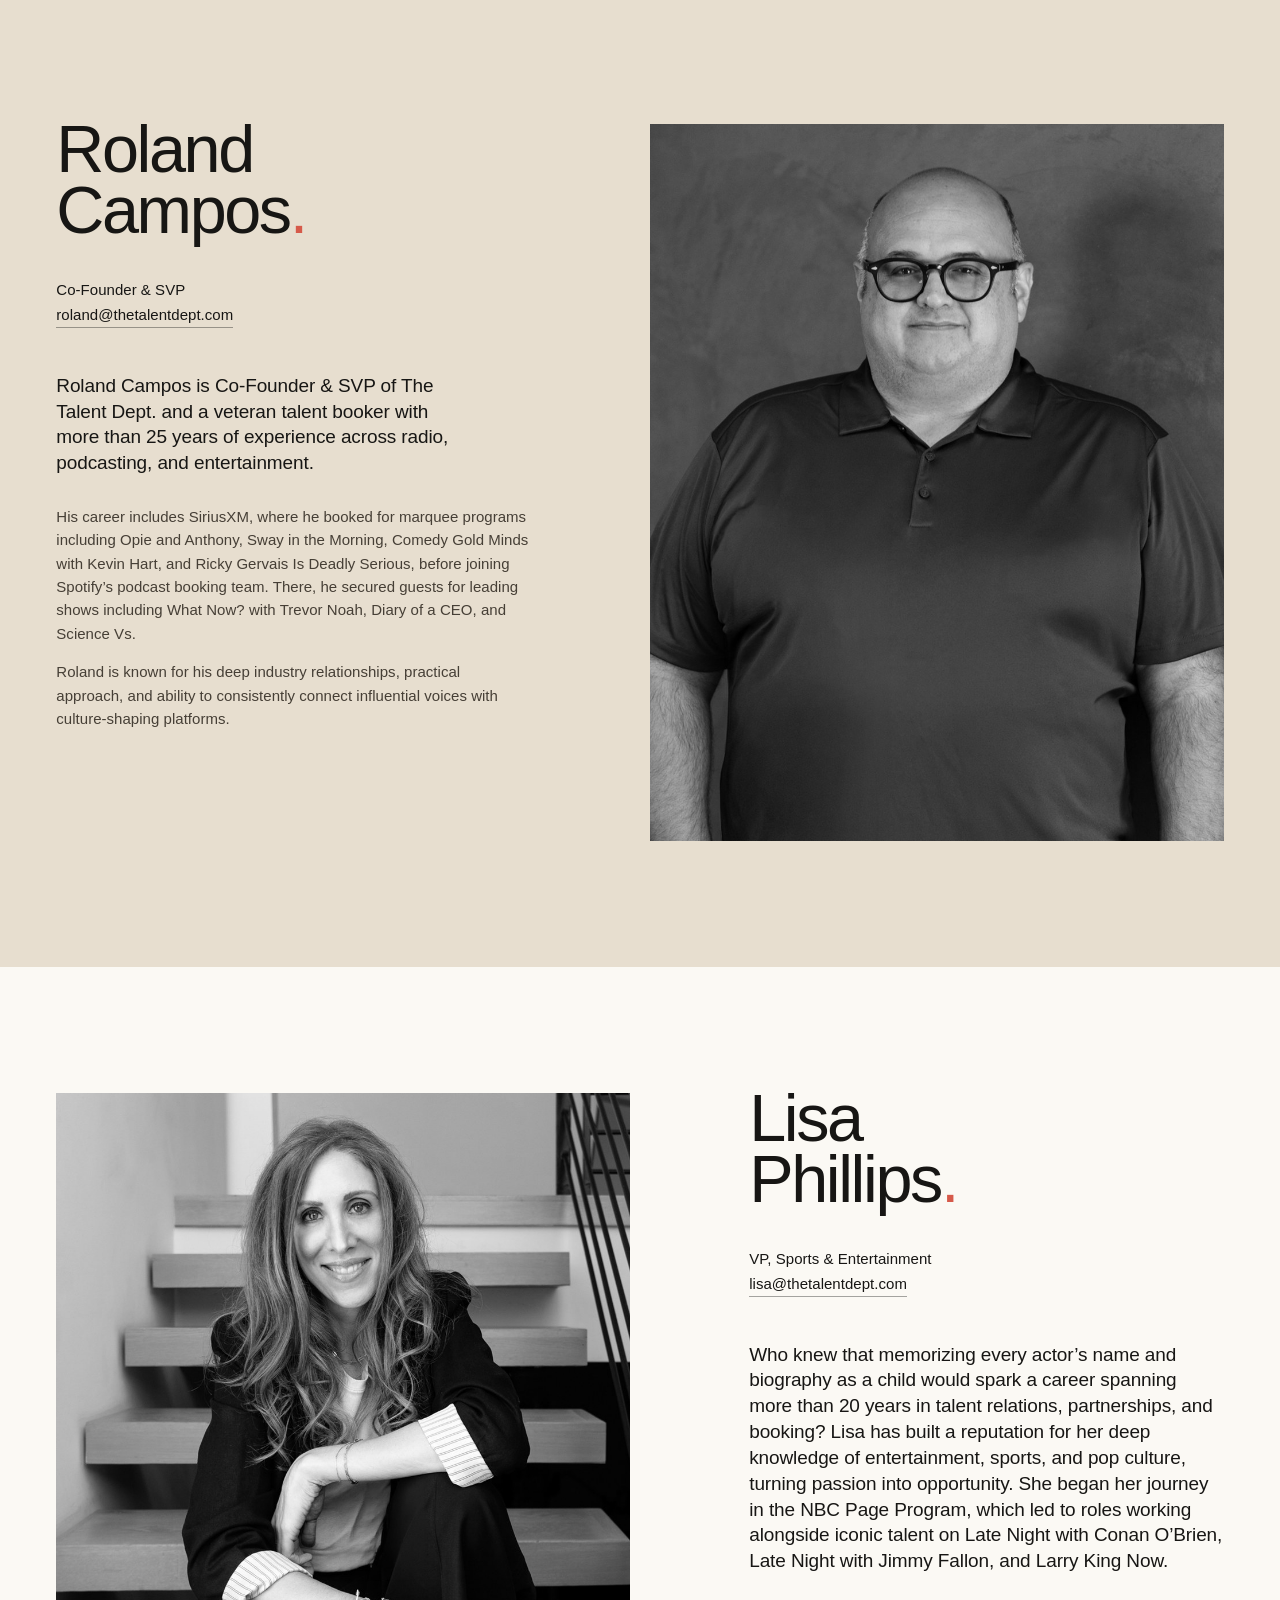
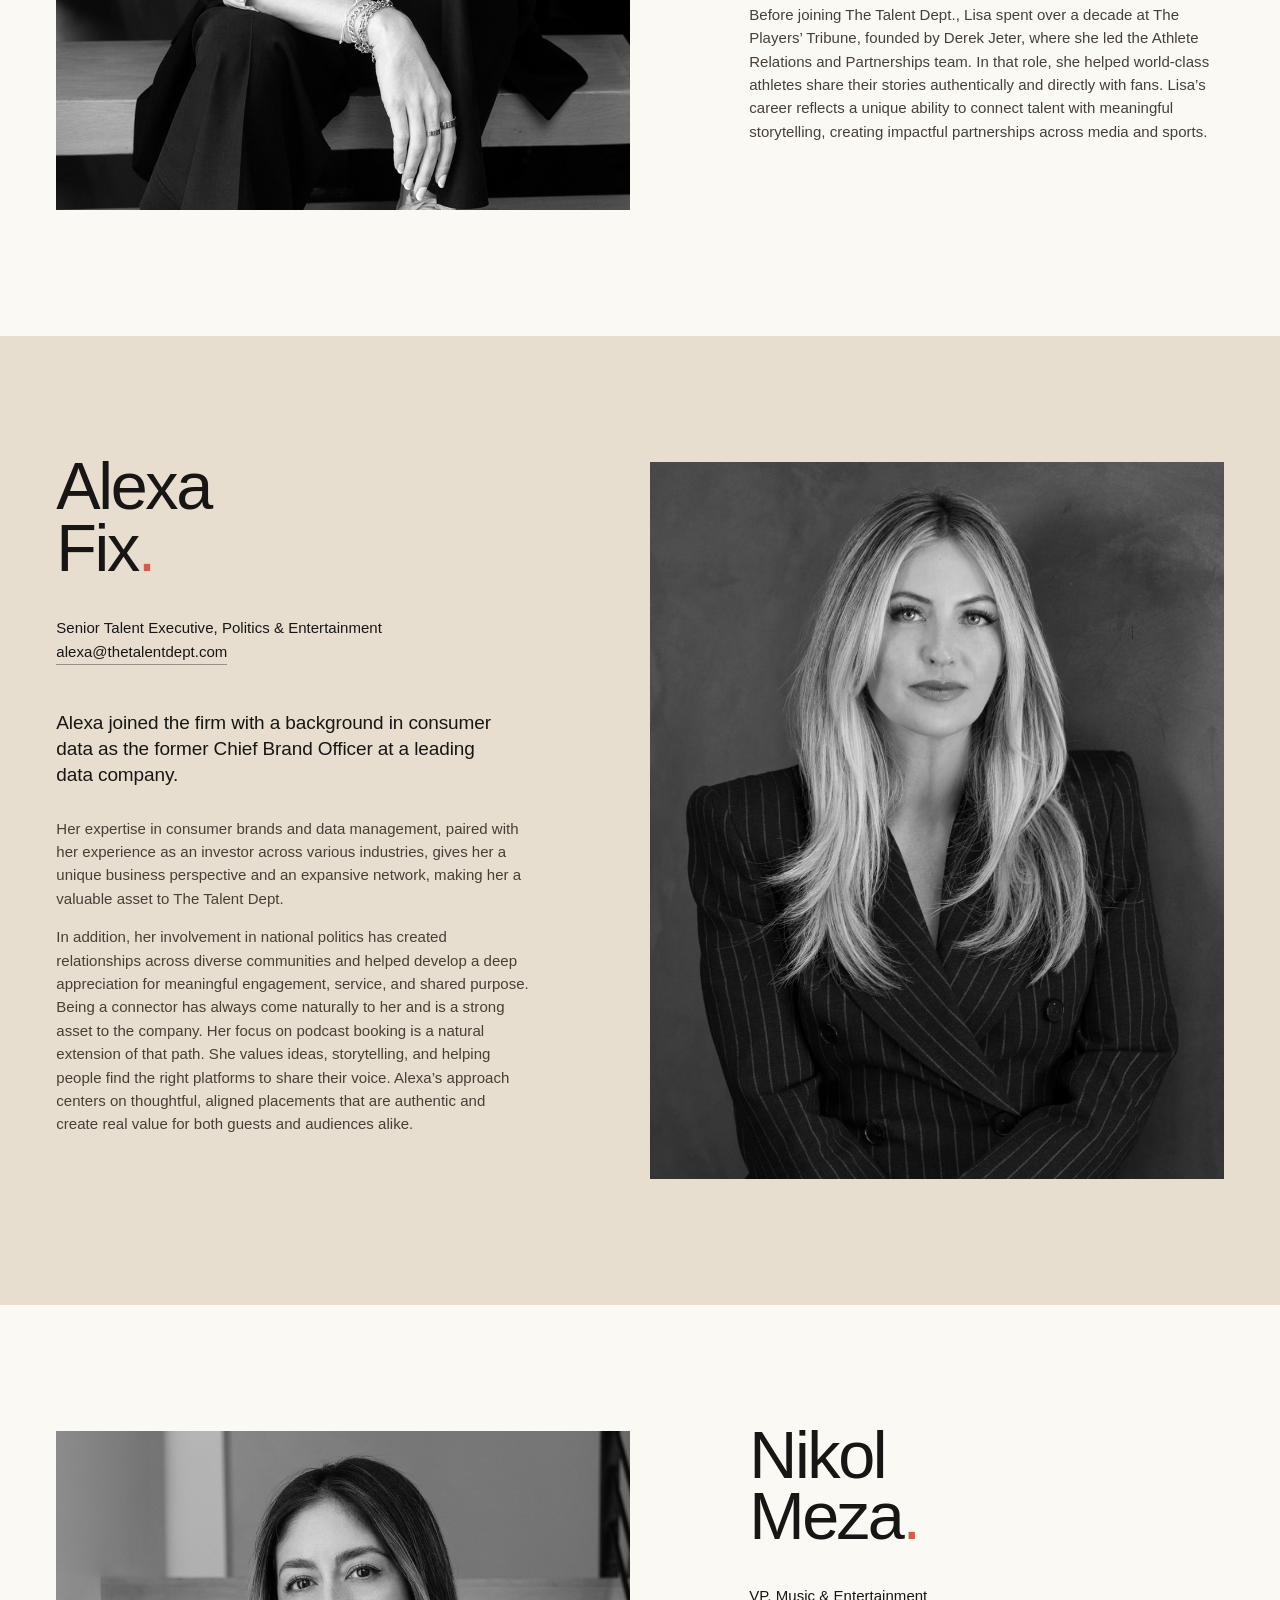
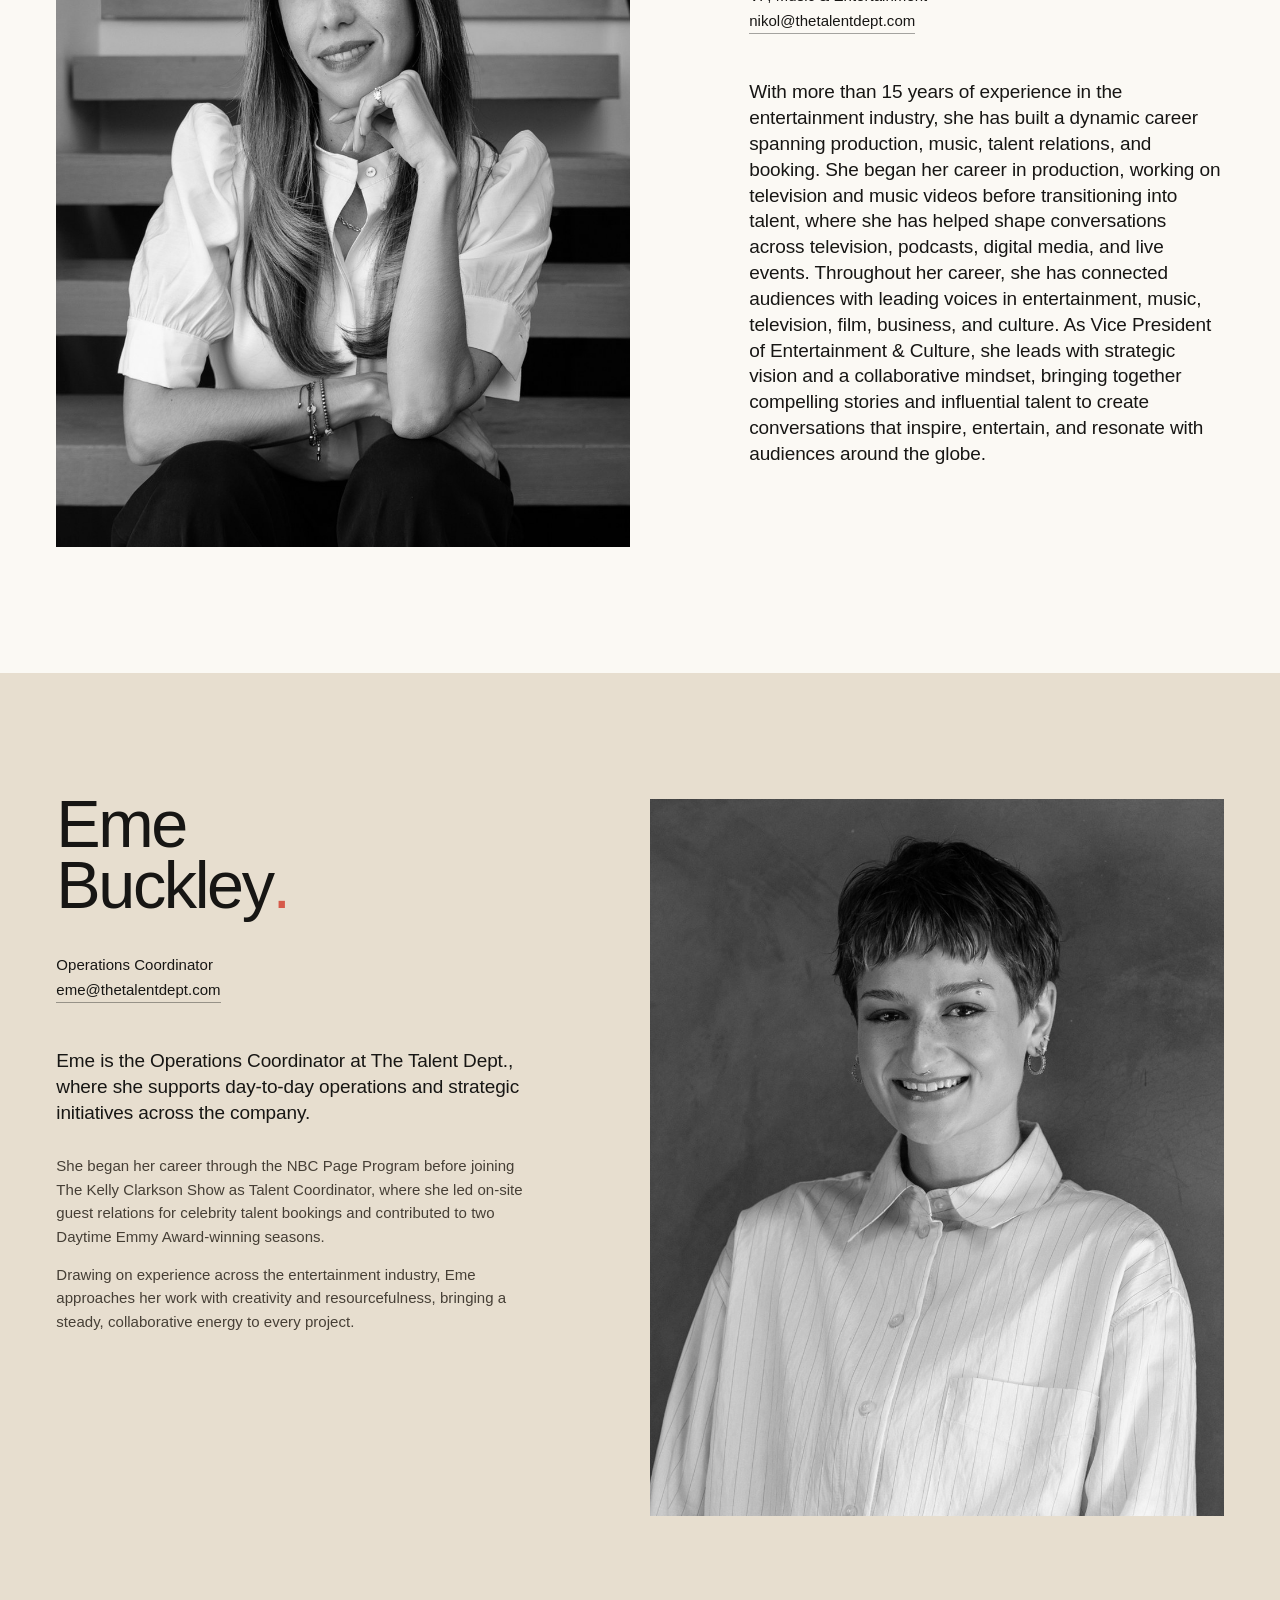
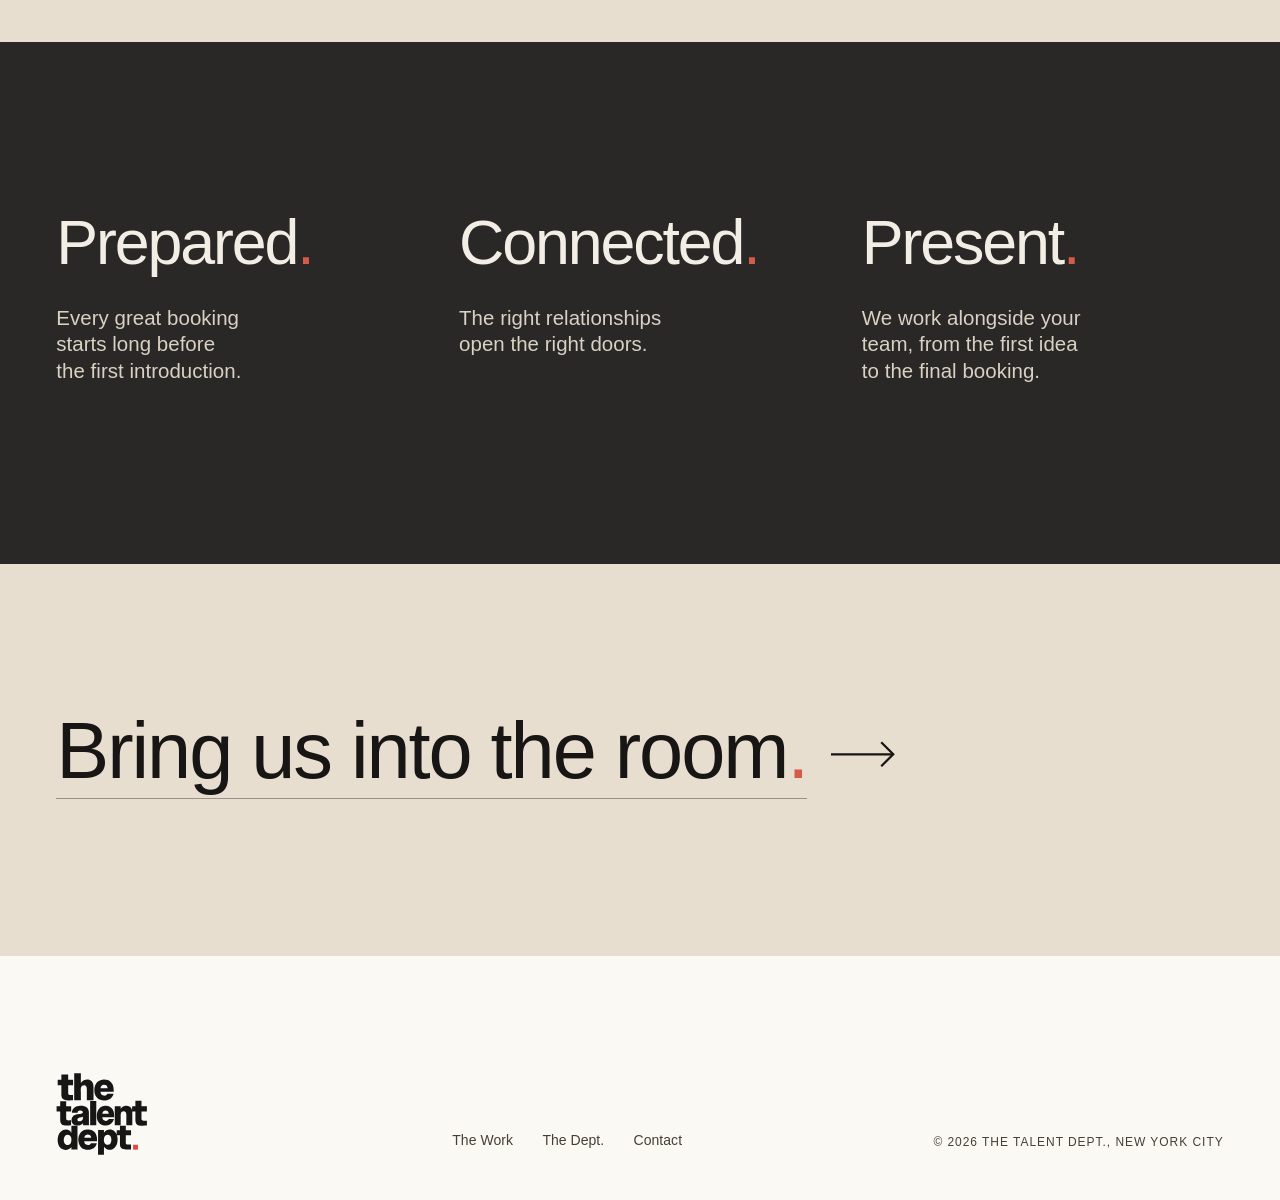
<file: the-dept.html>
<!doctype html>
<html lang="en">
<head>
<meta charset="utf-8">
<meta name="viewport" content="width=device-width,initial-scale=1">
<meta name="robots" content="noindex">
<title>The Dept. · The Talent Dept.</title>
<link rel="icon" href="assets/ttd-logo-dark.svg">
<link rel="stylesheet" href="css/r10.css?v=20261103-r17-2">
<link rel="stylesheet" href="css/r10-contrast.css?v=20261103-r17-2">
<link rel="stylesheet" href="css/r11.css?v=20261103-r17-2">
<link rel="stylesheet" href="css/v.css?v=20261103-r17-2">
<link rel="stylesheet" href="css/r13.css?v=20261103-r17-2">
<link rel="stylesheet" href="css/r16.css?v=20261103-r17-2">
<link rel="stylesheet" href="css/r17.css?v=20261103-r17-2">
<script src="js/reveals.js?v=20261103-r17-2" defer></script>
<script>var q=location.search,c=document.documentElement.classList;c.add('js');[['still','still'],['numbers','pcp-num']].forEach(function(p){if(q.indexOf(p[0])>-1)c.add(p[1])})</script>
</head>
<body id="top">
<div class="band-t"><header class="nav">
  <a class="logo" href="index.html"><img src="assets/ttd-logo-dark.svg" alt="The Talent Dept."></a>
  <nav aria-label="Main"><ul><li><a href="the-work.html">The Work</a></li><li><a href="the-dept.html" class=on aria-current=page>The Dept<span class=pd>.</span></a></li><li><a href="contact.html">Contact</a></li></ul></nav>
</header>
<header class="ag ag-d">
  <h1 class="ag-t">The people in the <b>room</b><i>.</i></h1>
  <div class="wi"><p class="wi-l">Decades of experience. Real relationships. Good humans<i>.</i></p>
    <div class="wi-p"><p>We’ve built our careers connecting talent with the shows, platforms and ideas shaping culture. Now we bring that experience to every project we take on.</p></div></div>
</header></div>

<section class="ppl16">
<article class="pb16 band-l" id="rima">
  <figure class="pp"><img src="assets/team/team-auburn.jpg" alt="Rima Dairi Morris"></figure>
  <div class="pt">
    <h2 class="pn"><span>Rima Dairi</span> <span>Morris<i>.</i></span></h2>
    <div class="pw"><p class="lab">Founder &amp; CEO</p><a class="u" href="mailto:rima@thetalentdept.com">rima@thetalentdept.com</a></div>
    <div class="pl"><p>Rima Morris is the Founder &amp; CEO of The Talent Dept. and a veteran talent booking executive with over 20 years of experience across television, podcasts, and global media.</p></div><div class="pr"><p>She began her career at The Late Show with David Letterman, booked A-list talent at Jimmy Kimmel Live!, and spent nearly a decade at The Tonight Show Starring Jimmy Fallon, where she became Supervising Producer overseeing all celebrity guest booking.</p><p>Rima later built Spotify’s first in-house podcast booking division, leading talent strategy and acquisition for shows including What Now? with Trevor Noah, The Louis Theroux Podcast and many others. She is known for her deep relationships, sharp instincts, and collaborative approach.</p></div>
  </div>
</article>
<article class="pb16 band-t flip" id="roland">
  <figure class="pp"><img src="assets/team/team-man.jpg" alt="Roland Campos"></figure>
  <div class="pt">
    <h2 class="pn"><span>Roland</span> <span>Campos<i>.</i></span></h2>
    <div class="pw"><p class="lab">Co-Founder &amp; SVP</p><a class="u" href="mailto:roland@thetalentdept.com">roland@thetalentdept.com</a></div>
    <div class="pl"><p>Roland Campos is Co-Founder &amp; SVP of The Talent Dept. and a veteran talent booker with more than 25 years of experience across radio, podcasting, and&nbsp;entertainment.</p></div><div class="pr"><p>His career includes SiriusXM, where he booked for marquee programs including Opie and Anthony, Sway in the Morning, Comedy Gold Minds with Kevin Hart, and Ricky Gervais Is Deadly Serious, before joining Spotify’s podcast booking team. There, he secured guests for leading shows including What Now? with Trevor Noah, Diary of a CEO, and Science Vs.</p><p>Roland is known for his deep industry relationships, practical approach, and ability to consistently connect influential voices with culture-shaping platforms.</p></div>
  </div>
</article>
<article class="pb16 band-l" id="lisa">
  <figure class="pp"><img src="assets/team/team-sage.jpg" alt="Lisa Phillips"></figure>
  <div class="pt">
    <h2 class="pn"><span>Lisa</span> <span>Phillips<i>.</i></span></h2>
    <div class="pw"><p class="lab">VP, Sports &amp; Entertainment</p><a class="u" href="mailto:lisa@thetalentdept.com">lisa@thetalentdept.com</a></div>
    <div class="pl"><p>Who knew that memorizing every actor’s name and biography as a child would spark a career spanning more than 20 years in talent relations, partnerships, and booking? Lisa has built a reputation for her deep knowledge of entertainment, sports, and pop culture, turning passion into opportunity. She began her journey in the NBC Page Program, which led to roles working alongside iconic talent on Late Night with Conan O’Brien, Late Night with Jimmy Fallon, and Larry King Now.</p></div><div class="pr"><p>Before joining The Talent Dept., Lisa spent over a decade at The Players’ Tribune, founded by Derek Jeter, where she led the Athlete Relations and Partnerships team. In that role, she helped world-class athletes share their stories authentically and directly with fans. Lisa’s career reflects a unique ability to connect talent with meaningful storytelling, creating impactful partnerships across media and sports.</p></div>
  </div>
</article>
<article class="pb16 band-t flip" id="alexa">
  <figure class="pp"><img src="assets/team/team-blonde.jpg" alt="Alexa Fix"></figure>
  <div class="pt">
    <h2 class="pn"><span>Alexa</span> <span>Fix<i>.</i></span></h2>
    <div class="pw"><p class="lab">Senior Talent Executive, Politics &amp; Entertainment</p><a class="u" href="mailto:alexa@thetalentdept.com">alexa@thetalentdept.com</a></div>
    <div class="pl"><p>Alexa joined the firm with a background in consumer data as the former Chief Brand Officer at a leading data company.</p></div><div class="pr"><p>Her expertise in consumer brands and data management, paired with her experience as an investor across various industries, gives her a unique business perspective and an expansive network, making her a valuable asset to The Talent Dept.</p><p>In addition, her involvement in national politics has created relationships across diverse communities and helped develop a deep appreciation for meaningful engagement, service, and shared purpose. Being a connector has always come naturally to her and is a strong asset to the company. Her focus on podcast booking is a natural extension of that path. She values ideas, storytelling, and helping people find the right platforms to share their voice. Alexa’s approach centers on thoughtful, aligned placements that are authentic and create real value for both guests and audiences alike.</p></div>
  </div>
</article>
<article class="pb16 band-l" id="nikol">
  <figure class="pp"><img src="assets/team/team-blouse.jpg" alt="Nikol Meza"></figure>
  <div class="pt">
    <h2 class="pn"><span>Nikol</span> <span>Meza<i>.</i></span></h2>
    <div class="pw"><p class="lab">VP, Music &amp; Entertainment</p><a class="u" href="mailto:nikol@thetalentdept.com">nikol@thetalentdept.com</a></div>
    <div class="pl"><p>With more than 15 years of experience in the entertainment industry, she has built a dynamic career spanning production, music, talent relations, and booking. She began her career in production, working on television and music videos before transitioning into talent, where she has helped shape conversations across television, podcasts, digital media, and live events. Throughout her career, she has connected audiences with leading voices in entertainment, music, television, film, business, and culture. As Vice President of Entertainment &amp; Culture, she leads with strategic vision and a collaborative mindset, bringing together compelling stories and influential talent to create conversations that inspire, entertain, and resonate with audiences around the globe.</p></div>
  </div>
</article>
<article class="pb16 band-t flip" id="eme">
  <figure class="pp"><img src="assets/team/team-pixie.jpg" alt="Eme Buckley"></figure>
  <div class="pt">
    <h2 class="pn"><span>Eme</span> <span>Buckley<i>.</i></span></h2>
    <div class="pw"><p class="lab">Operations Coordinator</p><a class="u" href="mailto:eme@thetalentdept.com">eme@thetalentdept.com</a></div>
    <div class="pl"><p>Eme is the Operations Coordinator at The Talent Dept., where she supports day-to-day operations and strategic initiatives across the company.</p></div><div class="pr"><p>She began her career through the NBC Page Program before joining The Kelly Clarkson Show as Talent Coordinator, where she led on-site guest relations for celebrity talent bookings and contributed to two Daytime Emmy Award-winning seasons.</p><p>Drawing on experience across the entertainment industry, Eme approaches her work with creativity and resourcefulness, bringing a steady, collaborative energy to every project.</p></div>
  </div>
</article>
</section>

<section class="pcp16">
  <div><h2>Prepared<i>.</i></h2><p>Every great booking starts long before the first introduction.</p></div>
  <div><h2>Connected<i>.</i></h2><p>The right relationships open the right doors.</p></div>
  <div><h2>Present<i>.</i></h2><p>We work alongside your team, from the first idea to the final booking.</p></div>
</section>
<section class="cta band-t"><a class="go16 xl" href="contact.html"><span class="t" data-fig-line="rgba(23,22,20,.26)">Bring us into the <b>room</b><i>.</i></span>&#8288;<svg class="ar" viewBox="0 0 46 20" aria-hidden="true"><path class="sh" d="M0 10H44"/><path class="hd" d="M35.5 1.5L44 10L35.5 18.5"/></svg></a></section>
<footer class="foot3 band-l">
  <div class="base">
    <a class="lg" href="index.html"><img src="assets/ttd-logo-dark.svg" alt="The Talent Dept."></a>
    <nav class="lk lk2" aria-label="Footer"><a href="the-work.html">The Work</a><a href="the-dept.html">The Dept.</a><a href="contact.html">Contact</a></nav>
    <p class="cp lbl soft">© 2026 The Talent&nbsp;Dept., New York City</p>
  </div>
</footer>
</body>
</html>
</file>
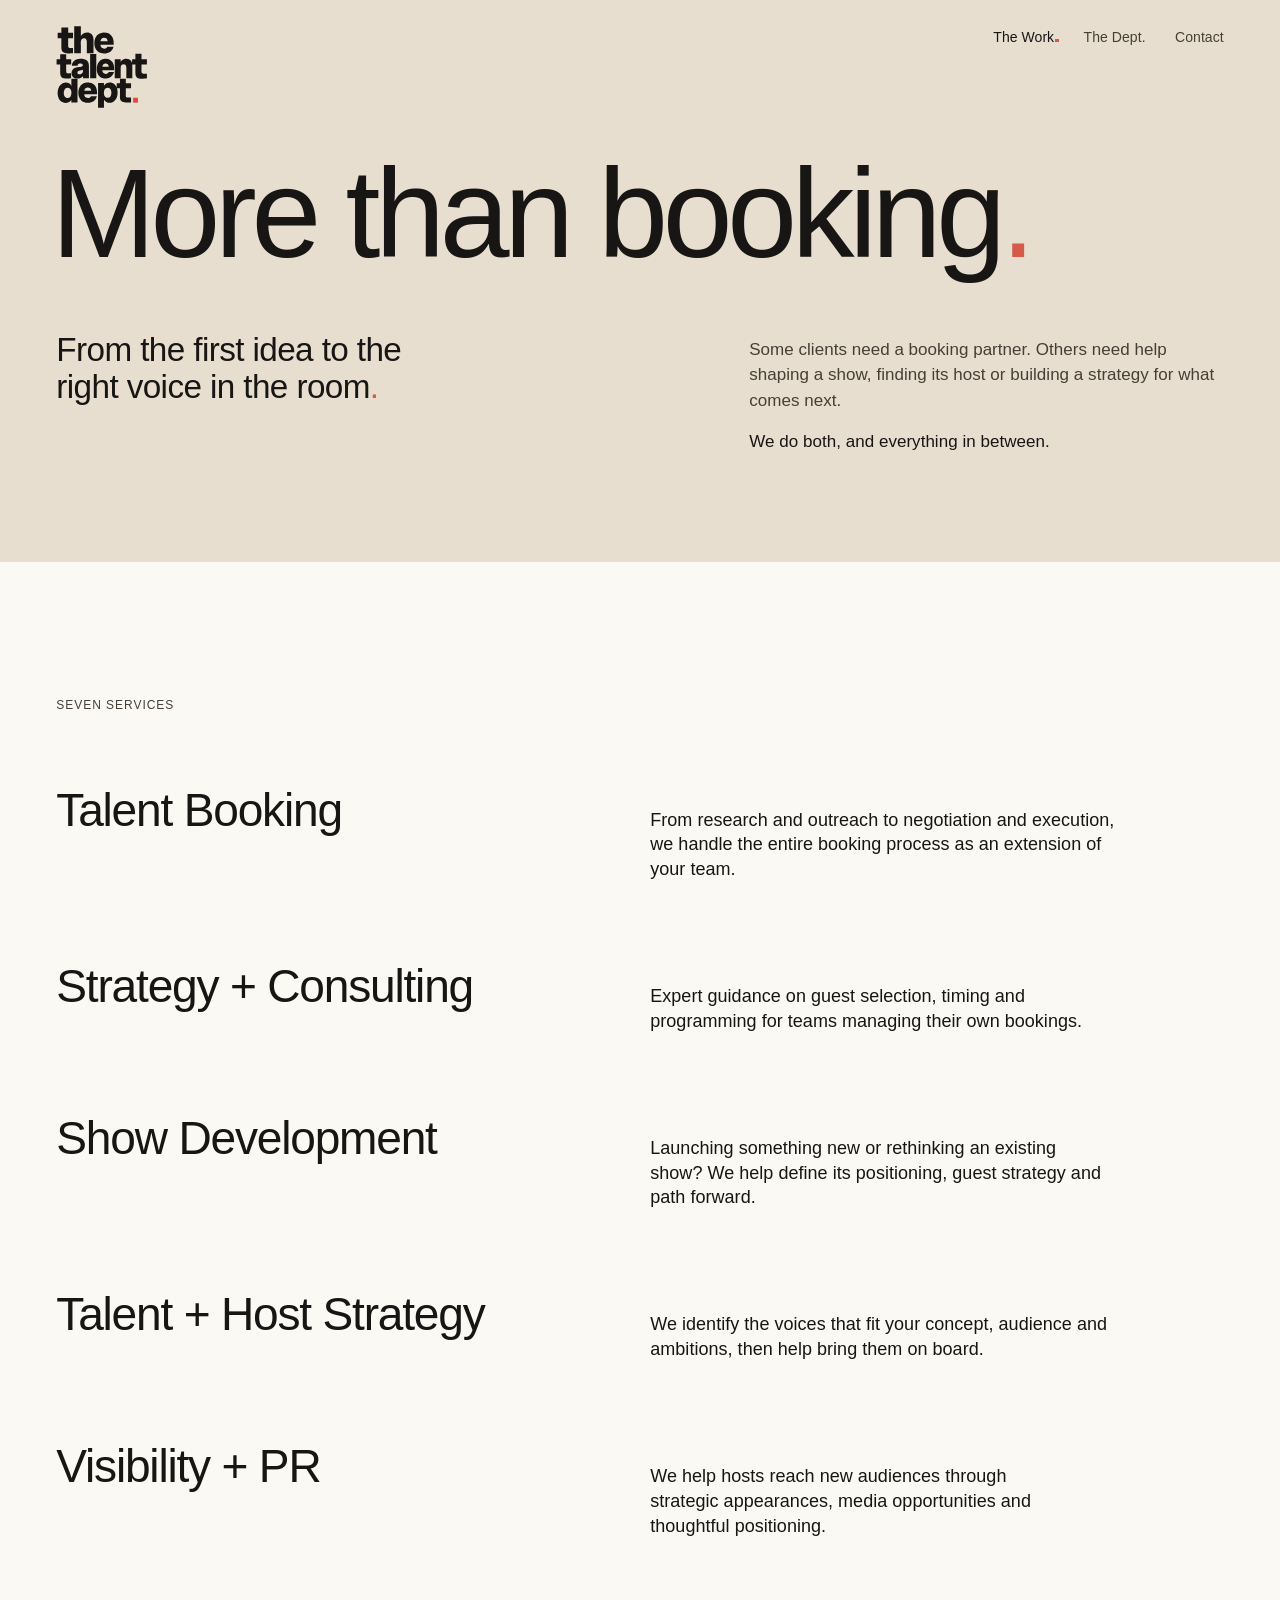
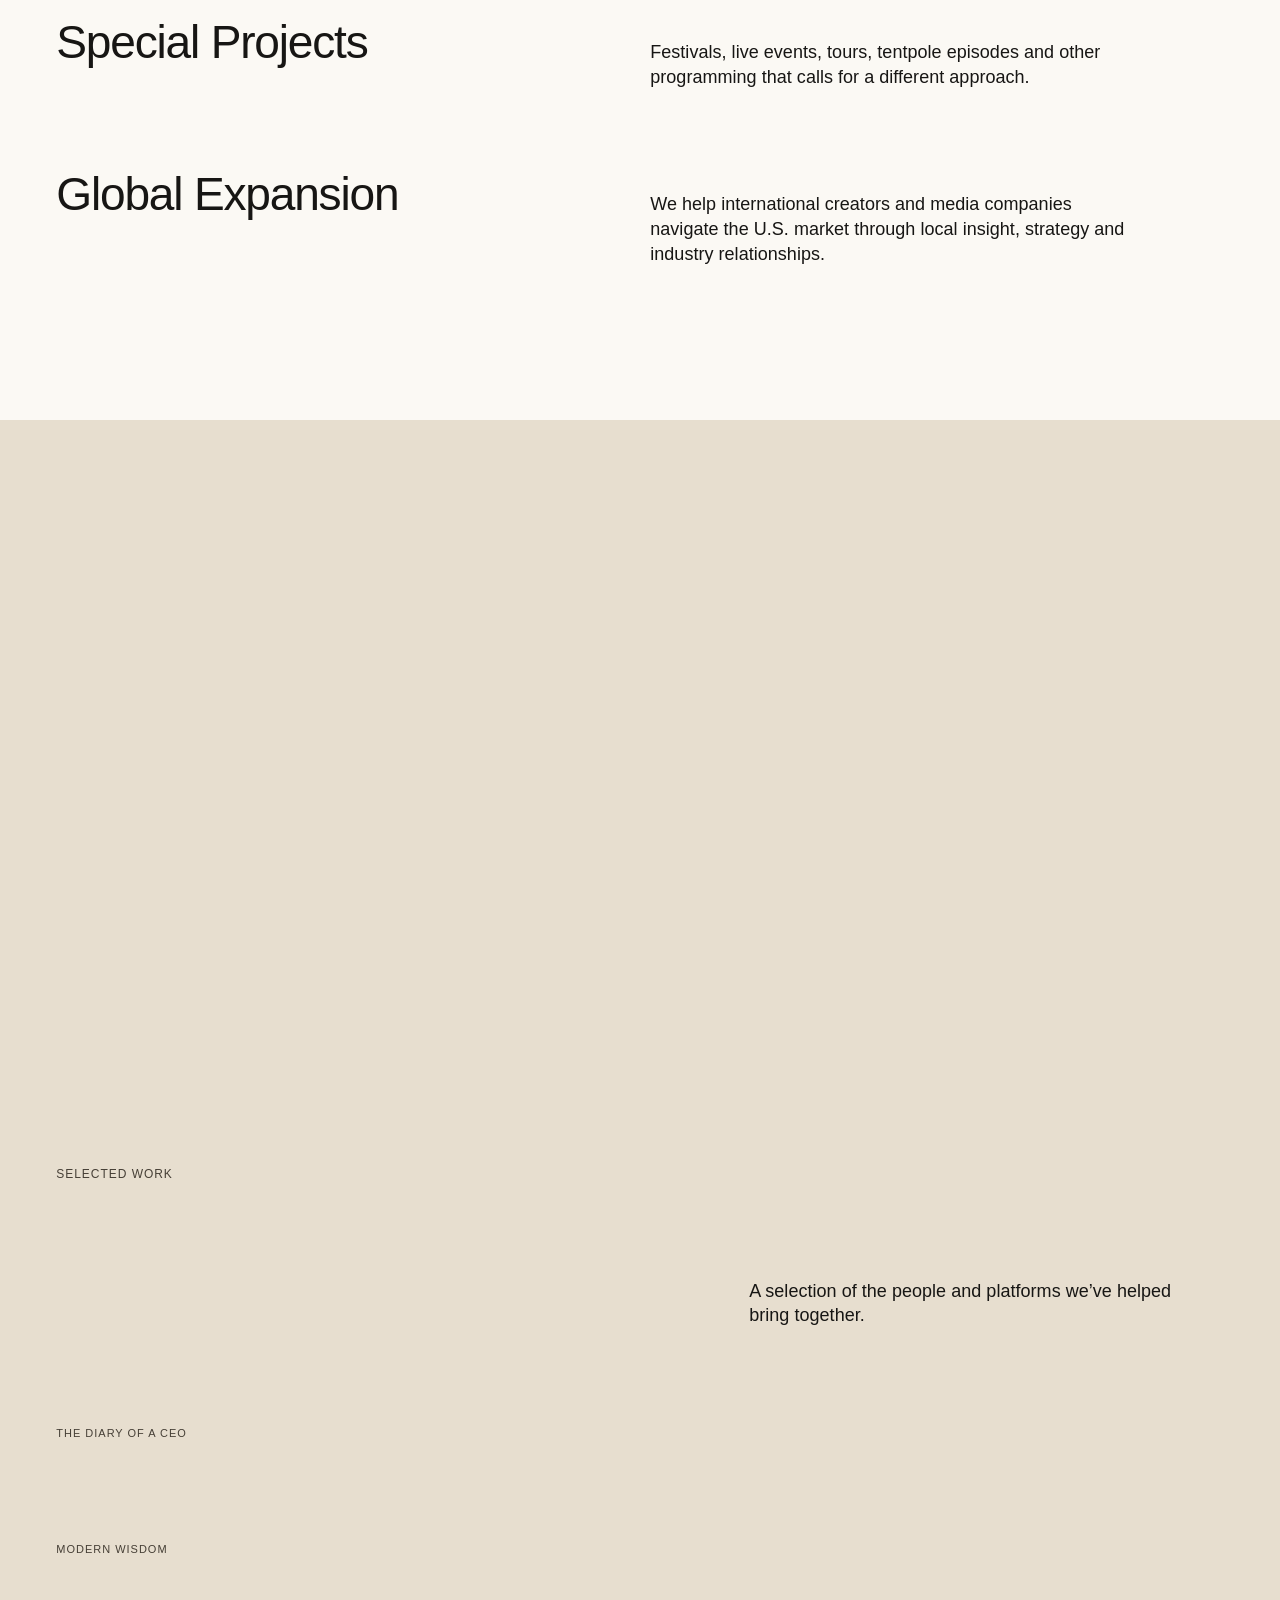
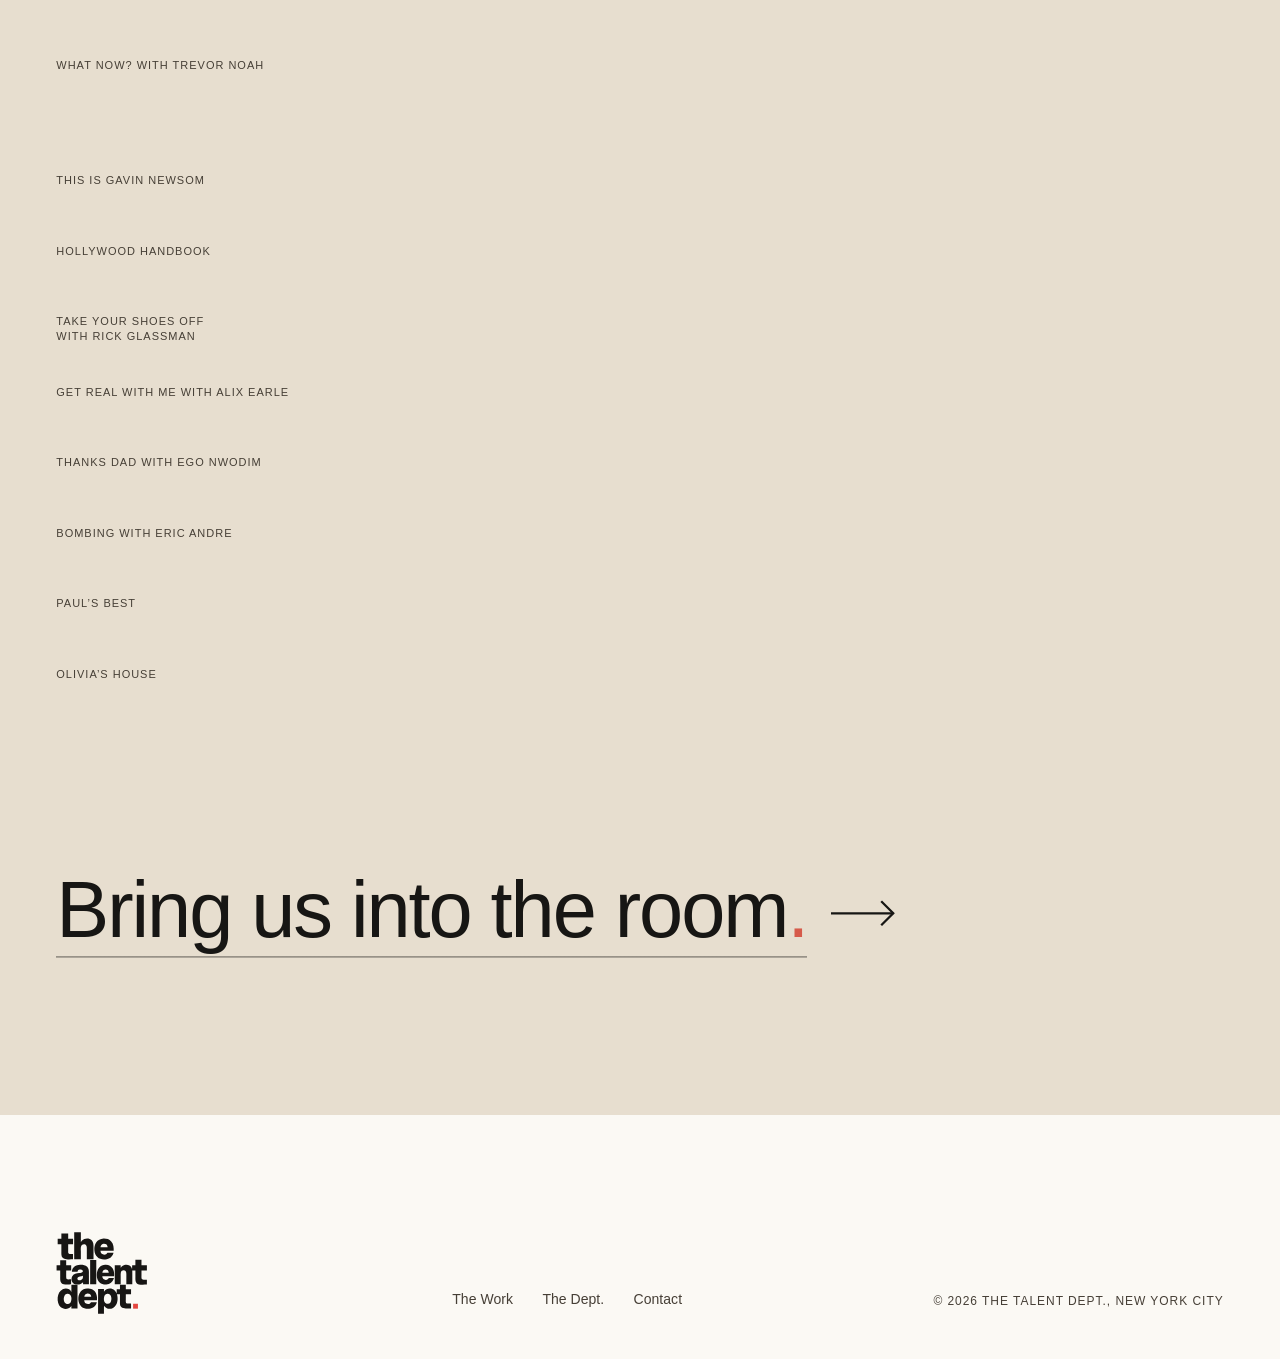
<file: the-work-v2.html>
<!doctype html><meta charset="utf-8"><meta name="robots" content="noindex"><title>The Talent Dept.</title><meta http-equiv="refresh" content="0;url=the-work.html"><link rel="canonical" href="the-work.html"><a href="the-work.html">The Talent Dept.</a>
</file>
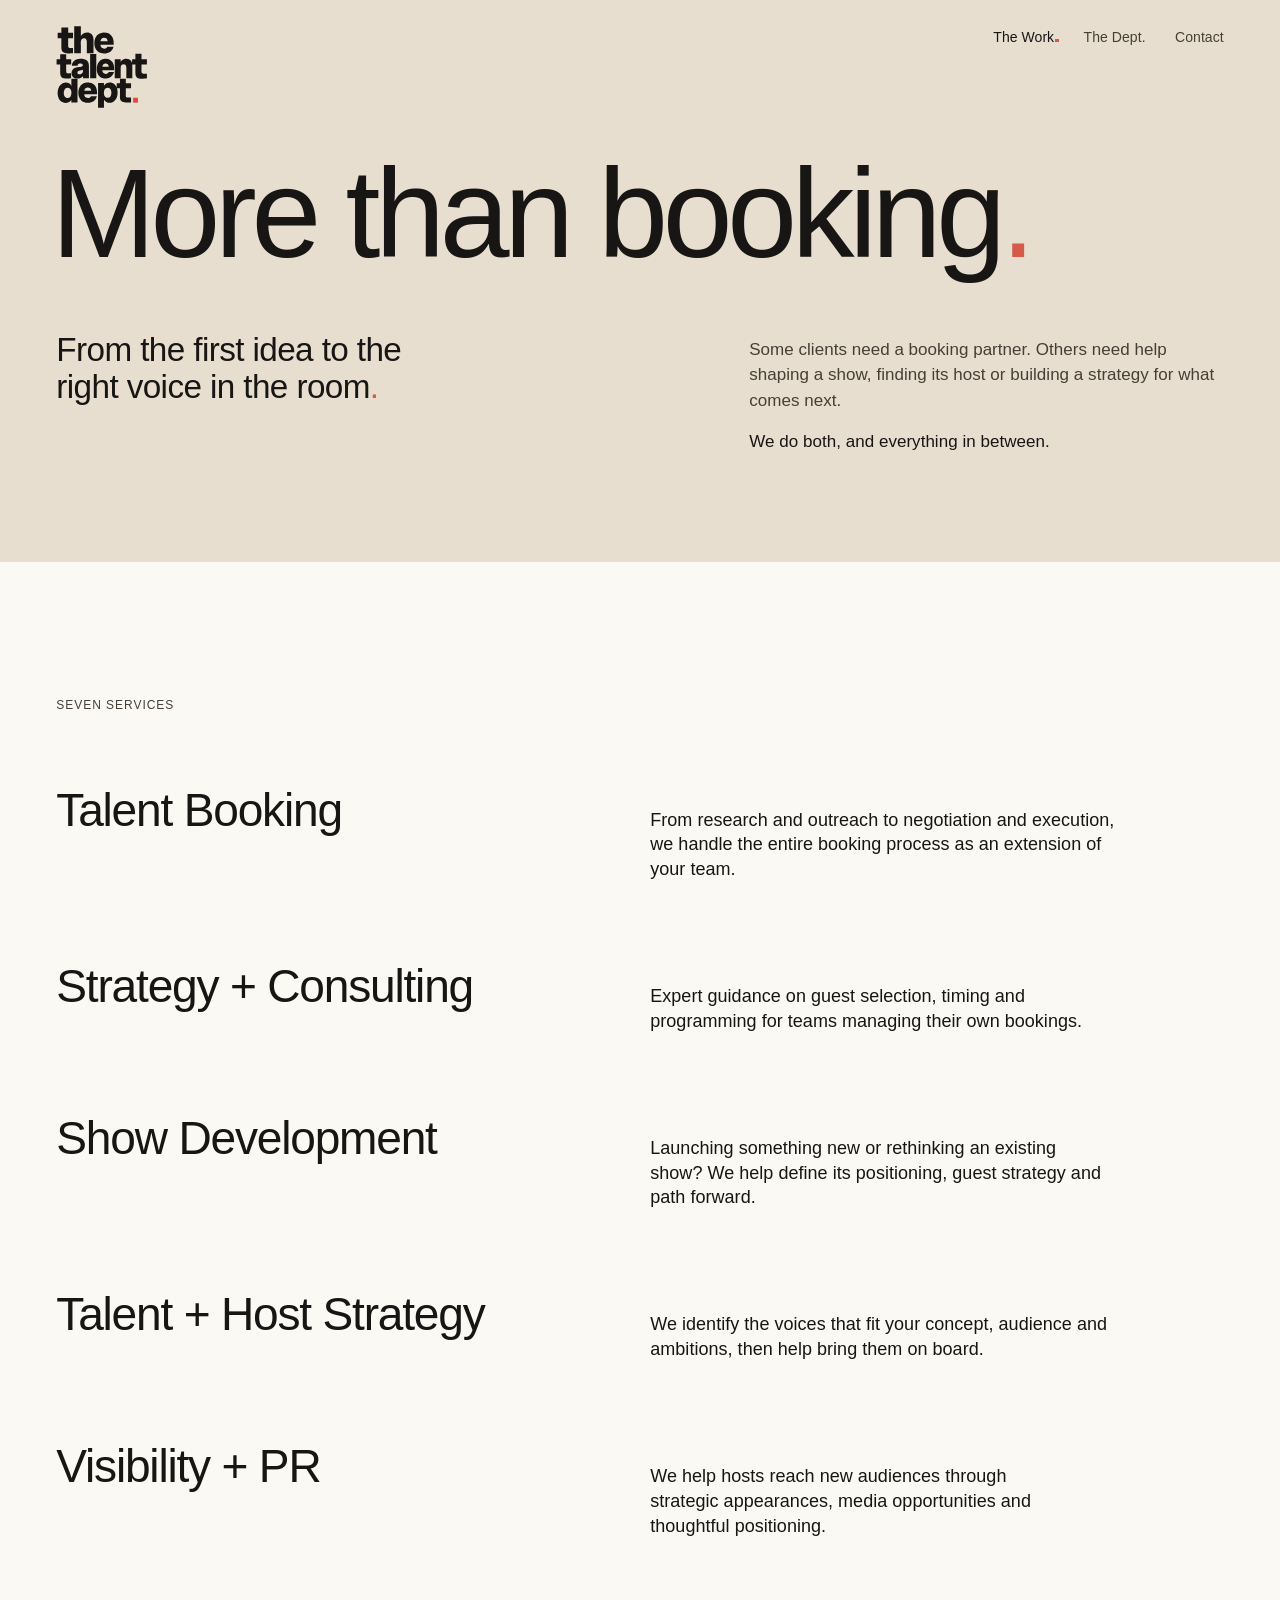
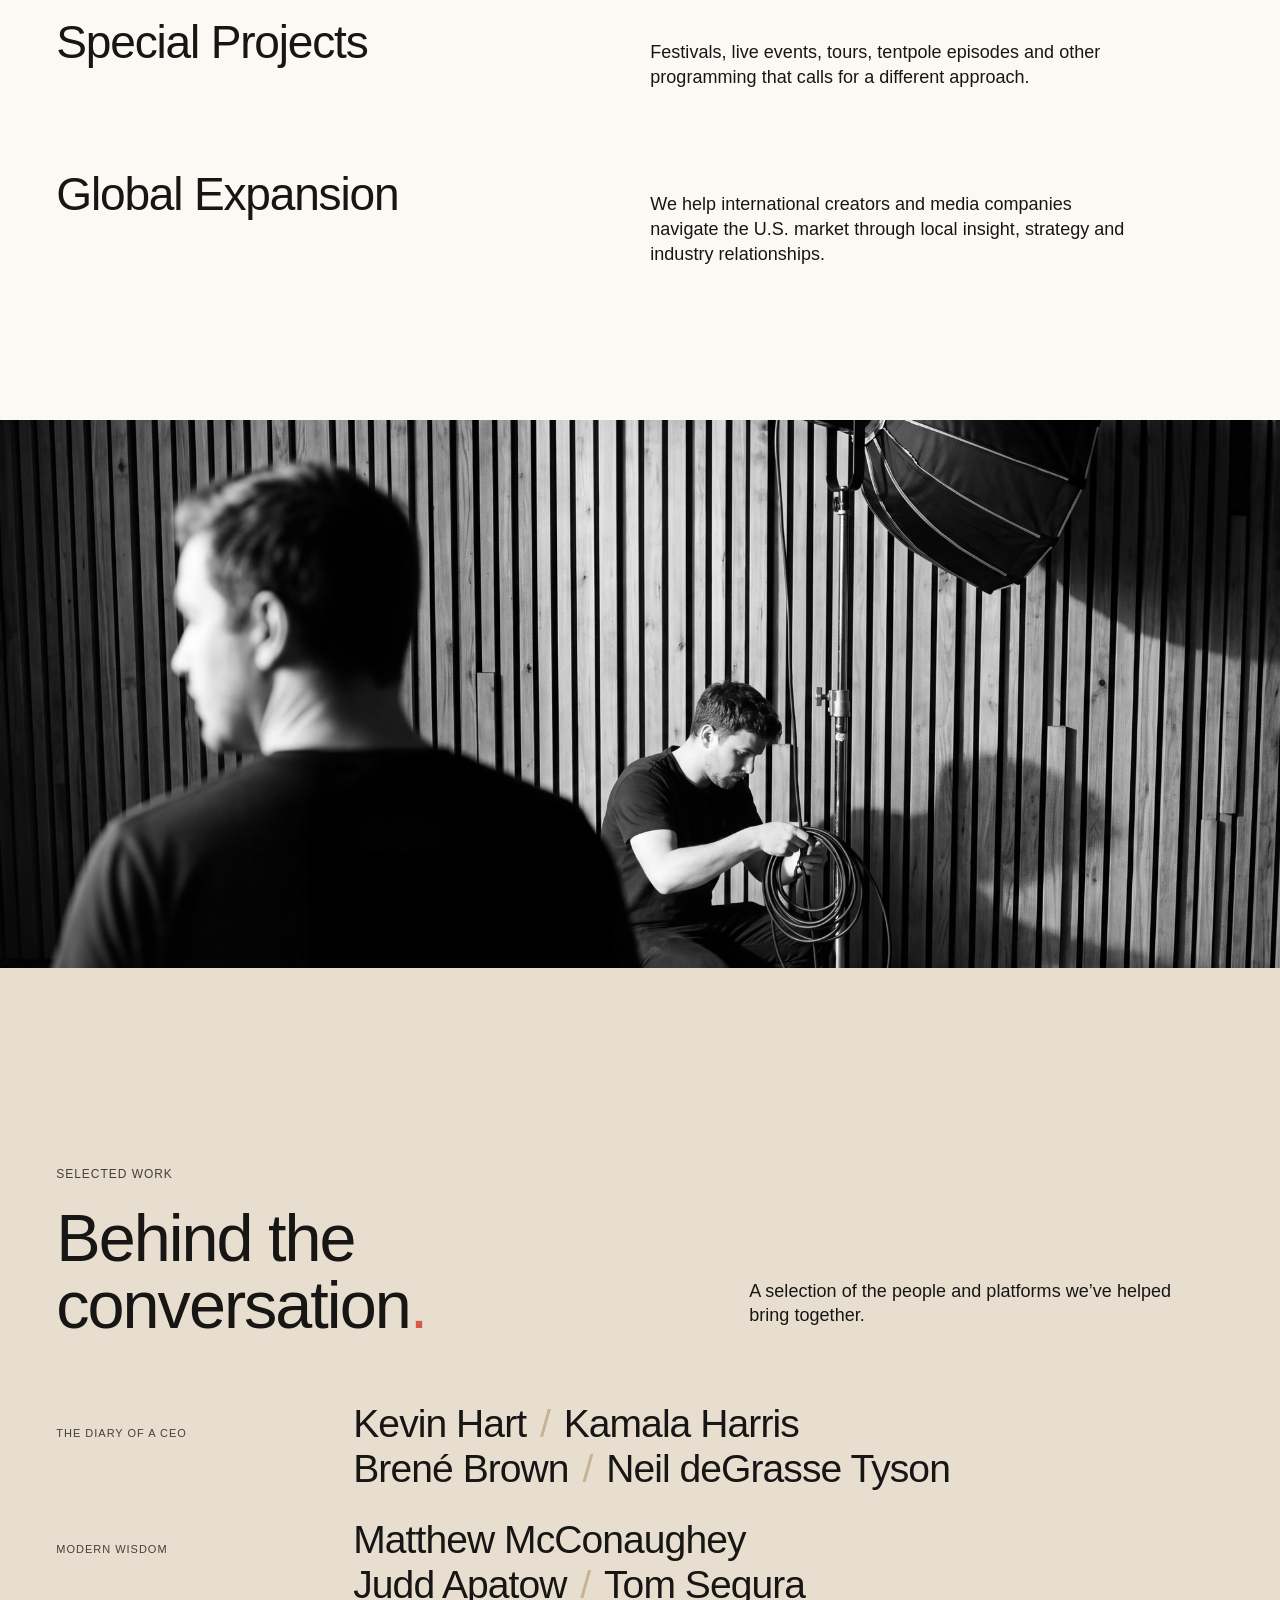
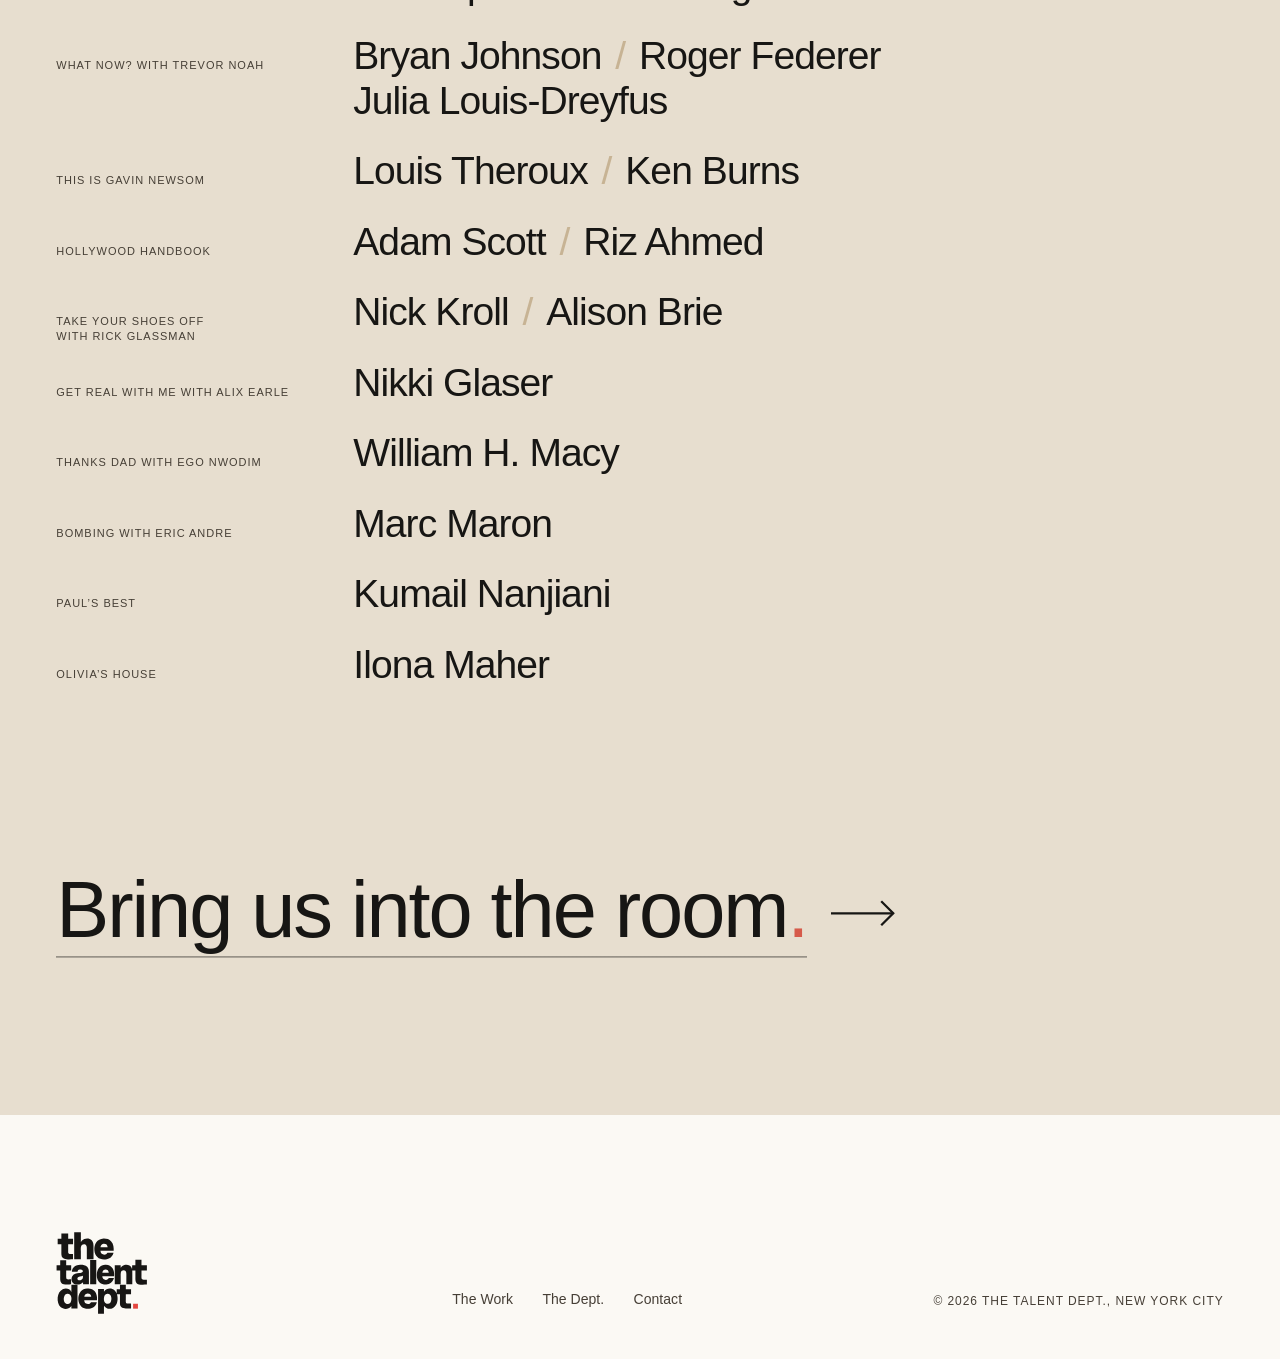
<file: the-work.html>
<!doctype html>
<html lang="en">
<head>
<meta charset="utf-8">
<meta name="viewport" content="width=device-width,initial-scale=1">
<meta name="robots" content="noindex">
<title>The Work · The Talent Dept.</title>
<link rel="icon" href="assets/ttd-logo-dark.svg">
<link rel="stylesheet" href="css/r10.css?v=20261103-r17-2">
<link rel="stylesheet" href="css/r10-contrast.css?v=20261103-r17-2">
<link rel="stylesheet" href="css/r11.css?v=20261103-r17-2">
<link rel="stylesheet" href="css/v.css?v=20261103-r17-2">
<link rel="stylesheet" href="css/r13.css?v=20261103-r17-2">
<link rel="stylesheet" href="css/r16.css?v=20261103-r17-2">
<link rel="stylesheet" href="css/r17.css?v=20261103-r17-2">
<script src="js/reveals.js?v=20261103-r17-2" defer></script>
<script>var q=location.search,c=document.documentElement.classList;c.add('js');[['still','still'],['numbers','pcp-num']].forEach(function(p){if(q.indexOf(p[0])>-1)c.add(p[1])})</script>
</head>
<body id="top">
<div class="band-t"><header class="nav">
  <a class="logo" href="index.html"><img src="assets/ttd-logo-dark.svg" alt="The Talent Dept."></a>
  <nav aria-label="Main"><ul><li><a href="the-work.html" class=on aria-current=page>The Work</a></li><li><a href="the-dept.html">The Dept<span class=pd>.</span></a></li><li><a href="contact.html">Contact</a></li></ul></nav>
</header>
<header class="ag ag-w">
  <h1 class="ag-t">More than <b>booking</b><i>.</i></h1>
  <div class="wi"><p class="wi-l">From the first idea to the right voice in the <b>room</b><i>.</i></p>
    <div class="wi-p"><p>Some clients need a booking partner. Others need help shaping a show, finding its host or building a strategy for what comes next.</p><p>We do both, and everything in between.</p></div></div>
</header></div>
<section class="svc16 band-l" id="services">
  <h2 class="lbl soft">Seven services</h2>
  <ol class="sl"><li id="svp0"><h3>Talent Booking</h3><p>From research and outreach to negotiation and execution, we handle the entire booking process as an extension of your team.</p></li><li id="svp1"><h3>Strategy + Consulting</h3><p>Expert guidance on guest selection, timing and programming for teams managing their own bookings.</p></li><li id="svp2"><h3>Show Development</h3><p>Launching something new or rethinking an existing show? We help define its positioning, guest strategy and path forward.</p></li><li id="svp3"><h3>Talent + Host Strategy</h3><p>We identify the voices that fit your concept, audience and ambitions, then help bring them on board.</p></li><li id="svp4"><h3>Visibility + PR</h3><p>We help hosts reach new audiences through strategic appearances, media opportunities and thoughtful positioning.</p></li><li id="svp5"><h3>Special Projects</h3><p>Festivals, live events, tours, tentpole episodes and other programming that calls for a different approach.</p></li><li id="svp6"><h3>Global Expansion</h3><p>We help international creators and media companies navigate the U.S. market through local insight, strategy and industry relationships.</p></li></ol>
</section>
<figure class="wk-ph"><img src="assets/web/crew.jpg" alt="A crew member setting a light on set, a colleague watching" style="object-position:58% 6%"></figure>

<section class="names2 wk-sel band-t" id="selected">
  <div class="sw-hd"><p class="lbl soft">Selected work</p><h2 class="sw-h">Behind the <b>conversation</b><i>.</i></h2>
    <p class="sw-l">A selection of the people and platforms we’ve helped bring together.</p></div>
  <div class="wall"><div class="ws"><div class="cred" tabindex="0"><p class="show-l"><span class="t">The Diary of a CEO</span></p><p class="cn"><span class="w"><span class="n">Kevin Hart</span>&nbsp;<i class=sep aria-hidden=true>/</i></span> <span class="w"><span class="n">Kamala Harris</span>&nbsp;<i class=sep aria-hidden=true>/</i></span> <span class="w"><span class="n">Brené Brown</span>&nbsp;<i class=sep aria-hidden=true>/</i></span> <span class="w"><span class="n">Neil deGrasse Tyson</span></span></p></div><div class="cred" tabindex="0"><p class="show-l"><span class="t">Modern Wisdom</span></p><p class="cn"><span class="w"><span class="n">Matthew McConaughey</span>&nbsp;<i class=sep aria-hidden=true>/</i></span> <span class="w"><span class="n">Judd Apatow</span>&nbsp;<i class=sep aria-hidden=true>/</i></span> <span class="w"><span class="n">Tom Segura</span></span></p></div><div class="cred" tabindex="0"><p class="show-l"><span class="t">What Now?</span> <span class="h">with Trevor Noah</span></p><p class="cn"><span class="w"><span class="n">Bryan Johnson</span>&nbsp;<i class=sep aria-hidden=true>/</i></span> <span class="w"><span class="n">Roger Federer</span>&nbsp;<i class=sep aria-hidden=true>/</i></span> <span class="w"><span class="n">Julia Louis-Dreyfus</span></span></p></div><div class="cred" tabindex="0"><p class="show-l"><span class="t">This Is Gavin Newsom</span></p><p class="cn"><span class="w"><span class="n">Louis Theroux</span>&nbsp;<i class=sep aria-hidden=true>/</i></span> <span class="w"><span class="n">Ken Burns</span></span></p></div><div class="cred" tabindex="0"><p class="show-l"><span class="t">Hollywood Handbook</span></p><p class="cn"><span class="w"><span class="n">Adam Scott</span>&nbsp;<i class=sep aria-hidden=true>/</i></span> <span class="w"><span class="n">Riz Ahmed</span></span></p></div><div class="cred" tabindex="0"><p class="show-l"><span class="t">Take Your Shoes Off</span> <span class="h">with Rick Glassman</span></p><p class="cn"><span class="w"><span class="n">Nick Kroll</span>&nbsp;<i class=sep aria-hidden=true>/</i></span> <span class="w"><span class="n">Alison Brie</span></span></p></div><div class="cred" tabindex="0"><p class="show-l"><span class="t">Get Real with Me</span> <span class="h">with Alix Earle</span></p><p class="cn"><span class="w"><span class="n">Nikki Glaser</span></span></p></div><div class="cred" tabindex="0"><p class="show-l"><span class="t">Thanks Dad</span> <span class="h">with Ego Nwodim</span></p><p class="cn"><span class="w"><span class="n">William H. Macy</span></span></p></div><div class="cred" tabindex="0"><p class="show-l"><span class="t">Bombing</span> <span class="h">with Eric Andre</span></p><p class="cn"><span class="w"><span class="n">Marc Maron</span></span></p></div><div class="cred" tabindex="0"><p class="show-l"><span class="t">Paul’s Best</span></p><p class="cn"><span class="w"><span class="n">Kumail Nanjiani</span></span></p></div><div class="cred" tabindex="0"><p class="show-l"><span class="t">Olivia’s House</span></p><p class="cn"><span class="w"><span class="n">Ilona Maher</span></span></p></div></div></div>
</section>
<section class="cta band-t"><a class="go16 xl" href="contact.html"><span class="t" data-fig-line="rgba(23,22,20,.26)">Bring us into the <b>room</b><i>.</i></span>&#8288;<svg class="ar" viewBox="0 0 46 20" aria-hidden="true"><path class="sh" d="M0 10H44"/><path class="hd" d="M35.5 1.5L44 10L35.5 18.5"/></svg></a></section>
<footer class="foot3 band-l">
  <div class="base">
    <a class="lg" href="index.html"><img src="assets/ttd-logo-dark.svg" alt="The Talent Dept."></a>
    <nav class="lk lk2" aria-label="Footer"><a href="the-work.html">The Work</a><a href="the-dept.html">The Dept.</a><a href="contact.html">Contact</a></nav>
    <p class="cp lbl soft">© 2026 The Talent&nbsp;Dept., New York City</p>
  </div>
</footer>
</body>
</html>
</file>
<file: css/r10.css>
/* The Talent Dept. · site, round 9: the design foundation (static).
   Brief (client, 14 Oct 2026): static design and structure only, no animation or interactions. Softer editorial
   direction: mid-century modern minimalism meets Pentagram, a little Eames. Principles, not retro: proportion,
   simple geometry, warmth, negative space, quiet restraint. Warm tan grounds, hints of black and coral, oversized
   type, clean compositions; balance about 70% tan, 30% black. Logo larger, on the left; the menu grouped right.
   Brand Standards: Draft (tan), Ink, Cream, Signal (coral). Helvetica Neue, Light 300 and Medium 500. */
:root{
  --tan:#E7DECF; --tan2:#DCCFBA; --light:#F3EEE6; --draft:#C7B394; --paper:#FBF9F4; --cream:#F2EEE5; --ink:#171614; --coral:#D65A4A;
  --ink70:#5A5348;                 /* secondary text on the soft tan */
  --tan-ink:#8A7D66;               /* Draft at rest on ink */
  --hair:rgba(23,22,20,.26); --hair-n:rgba(199,179,148,.28);
  --m:max(20px,4.4vw); --g:max(12px,1.6vw);
  --f:"Helvetica Neue",Helvetica,Arial,sans-serif;
  --body:clamp(16px,1.2vw,20px); --small:clamp(13px,.92vw,15px);
  --d1:clamp(40px,4.6vw,88px); --d2:clamp(32px,3.4vw,64px); --d3:clamp(24px,2.2vw,42px); --d4:clamp(18px,1.4vw,26px);
}
*{box-sizing:border-box}
html{background:var(--tan);-webkit-text-size-adjust:100%}
body{margin:0;background:var(--tan);color:var(--ink);font:300 var(--body)/1.45 var(--f);letter-spacing:.002em;-webkit-font-smoothing:antialiased;text-rendering:optimizeLegibility}
img,svg{display:block;max-width:100%}
a{color:inherit}
h1,h2,h3,p,ol,ul,figure,dl,dd{margin:0;padding:0;font-weight:inherit}
ol,ul{list-style:none}
b,strong{font-weight:500}
i{font-style:normal;color:var(--coral);font-weight:400}
.sr{position:absolute;width:1px;height:1px;overflow:hidden;clip:rect(0 0 0 0);white-space:nowrap}

/* type */
.d1{font-size:var(--d1);line-height:1;letter-spacing:-.022em}
.d2{font-size:var(--d2);line-height:1.02;letter-spacing:-.02em}
.d3{font-size:var(--d3);line-height:1.08;letter-spacing:-.014em}
.d4{font-size:var(--d4);line-height:1.18;letter-spacing:-.008em}
.lab{font-weight:500}
.sm{font-size:var(--small);line-height:1.4}
.mute{color:var(--ink70)}
.go{font-weight:500;text-decoration:none;border-bottom:1px solid currentColor;padding-bottom:2px}
.go::after{content:" \2192"}

/* grid and zones: A caption, B text, C text */
.wrap{padding:0 var(--m)}
.grid{display:grid;grid-template-columns:repeat(12,minmax(0,1fr));column-gap:var(--g)}
.zA{grid-column:1/6} .zB{grid-column:6/10} .zC{grid-column:10/13} .zBC{grid-column:6/13}
.rule{height:1px;background:var(--hair)}
.sec{padding:20vh var(--m) 0}
@media (max-width:760px){ .grid{display:block} .grid>*+*{margin-top:18px} .sec{padding-top:110px} }

/* ---- nav: a large logo on the left, the whole menu grouped on the right, on Line of Sight bars */
.nav{display:flex;justify-content:space-between;align-items:center;padding:clamp(18px,2vw,34px) var(--m)}
.nav .logo{display:block;line-height:0}
.nav .logo img{height:clamp(58px,6.4vw,104px);width:auto}
.nav ul{display:flex;gap:6px}
.nav ul a{display:block;font-size:clamp(14px,1.04vw,17px);font-weight:500;line-height:1;padding:.78em 1.05em .72em;background:var(--paper);color:var(--ink);text-decoration:none}
.nav ul a.on{background:var(--ink);color:var(--cream)}
.on-ink .nav ul a{background:#2B2926;color:var(--cream)}
/* the minimal version: words only, one coral full stop after the page you are on */
.nav-min .nav ul a{background:none!important;color:inherit!important;padding:.4em .35em;font-weight:300}
.nav-min .nav ul a.on{font-weight:500}
.nav-min .nav ul a.on::after{content:"";display:inline-block;width:.27em;height:.27em;background:var(--coral);margin-left:.06em}
@media (max-width:760px){ .nav ul{gap:4px} .nav ul a{padding:.7em .7em .64em;font-size:13px} }

/* ---- hero: a still frame of Line of Sight */
.hero{min-height:100vh;display:flex;flex-direction:column}
.hero h1{padding:13vh var(--m) 0;max-width:15.6em;font-weight:300}
.hero .los{margin-top:auto;padding:8vh 0 9vh}
.hero .los svg{width:100%;height:auto}
.hero .cap{display:grid;grid-template-columns:repeat(12,minmax(0,1fr));column-gap:var(--g);padding:0 var(--m) 4vh}
.hero .cap p:first-child{grid-column:1/6}
.hero .cap p:last-child{grid-column:10/13}
@media (max-width:760px){ .hero h1{padding-top:12vh} .hero .cap{display:block} .hero .cap p+p{margin-top:6px} }

/* ---- the statement */
.stmt .lead{grid-column:4/13}
.stmt .mark{grid-column:1/3;display:grid;row-gap:6px;width:40px;align-self:start;align-content:start;margin-top:.9em}
.stmt .mark i{display:block;height:6px;background:var(--ink)}
.stmt .mark i:nth-child(2){width:80%} .stmt .mark i:nth-child(3){width:56%}
.stmt .below{margin-top:12vh;align-items:start}
.stmt .by{grid-column:3/6;text-align:right;justify-self:end}
.stmt .pic{grid-column:6/8}
.stmt .pic img{width:100%;aspect-ratio:1/1;object-fit:cover;filter:grayscale(1)}
.stmt .para{grid-column:8/12}
.stmt .para .go{display:inline-block;margin-top:1.6em}
@media (max-width:760px){ .stmt .by{text-align:left} .stmt .pic{width:50%} }

/* ---- the two people in chairs, with the message behind them (black) */
.chairs{position:relative;height:100vh;min-height:620px;overflow:hidden;background:var(--ink);margin-top:20vh}
.chairs .msg{position:absolute;left:0;right:0;top:50%;transform:translateY(-50%);z-index:1}
.chairs .msg p{white-space:nowrap;font-size:12.4vw;line-height:.95;letter-spacing:-.025em;color:var(--tan-ink)}
.chairs .msg p:first-child{margin-left:-6vw}
.chairs .msg p:last-child{margin-left:-31vw}
.chairs figure{position:absolute;left:50%;top:50%;width:min(40vw,72vh);transform:translate(-50%,-50%);z-index:2}
.chairs figure img{width:100%;aspect-ratio:1.62/1;object-fit:cover;filter:grayscale(1)}
.chairs .note{position:absolute;left:var(--m);right:var(--m);bottom:4vh;z-index:3;display:grid;grid-template-columns:repeat(12,minmax(0,1fr));column-gap:var(--g);color:var(--tan)}
.chairs .note p:first-child{grid-column:1/6} .chairs .note p:last-child{grid-column:10/13}
@media (max-width:760px){ .chairs figure{width:78vw} .chairs .msg p{font-size:19vw} .chairs .note{display:block} }

/* ---- how we show up: three icons on one ground line */
.ways .trio{margin-top:7vh;display:grid;grid-template-columns:repeat(3,minmax(0,1fr));column-gap:var(--g)}
.ways .ico{height:clamp(110px,11vw,200px);display:flex;align-items:flex-end;border-bottom:1px solid var(--hair);padding-bottom:0}
.ways .ico svg{height:100%;width:auto}
.ways h3{margin-top:4.2vh;font-weight:300}
.ways .trio p{margin-top:1.2em;max-width:20em}
.ways .go{display:inline-block;margin-top:9vh}
@media (max-width:760px){ .ways .trio{grid-template-columns:1fr;row-gap:48px} }

/* ---- services */
.svc .idx{margin-top:5vh}
.svc .idx li{border-top:1px solid var(--hair);padding:1.35vw 0 1.45vw;align-items:baseline}
.svc .idx li:last-child{border-bottom:1px solid var(--hair)}
.svc .idx .nm{grid-column:1/6;font-weight:300}
.svc .idx .ds{grid-column:6/11}
.svc .tail{margin-top:5vh;align-items:baseline}
@media (max-width:760px){ .svc .idx li{padding:16px 0} .svc .idx li>*+*{margin-top:6px} }

/* ---- where the work happens: the icons as a street */
.street .art{margin-top:6vh}
.street .art svg{width:100%;height:auto}
.street .grid{margin-top:2.4vh}

/* ---- the people */
.ppl .six{margin-top:6vh;display:grid;grid-template-columns:repeat(6,minmax(0,1fr));column-gap:var(--g);row-gap:5vh}
.ppl .six img{width:100%;aspect-ratio:4/5;object-fit:cover;object-position:50% 14%;filter:grayscale(1)}
.ppl .six p{margin-top:.9em}
.ppl .six p+p{margin-top:.1em}
.ppl .tail{margin-top:7vh}
@media (max-width:760px){ .ppl .six{grid-template-columns:repeat(2,minmax(0,1fr))} }

/* ---- footer (black) */
.foot{background:var(--ink);color:var(--cream);padding:18vh var(--m) 3vh;margin-top:20vh}
.foot h2{color:var(--tan-ink);font-weight:300}
.foot h2 b{color:var(--cream)}
.foot .field{margin:8vh calc(-1*var(--m)) 0}
.foot .field svg{width:100%;height:auto}
.foot .rule{background:var(--hair-n);margin-top:8vh}
.foot .grid{padding-top:1.2vw}
.foot .mute{color:var(--tan)}
.foot .mail{font-size:var(--d4);letter-spacing:-.018em;text-decoration:none;border-bottom:1px solid var(--hair-n)}
.foot .links{display:grid;row-gap:.3em}
.foot .links a{text-decoration:none}
.foot .base{margin-top:14vh;align-items:end}
.foot .base img{height:clamp(58px,6.4vw,104px);width:auto}
.foot .base .zC{justify-self:end;text-align:right}

/* ---- inner pages */
.ph{margin-top:16vh}
.ph img{width:100%;height:80vh;object-fit:cover;filter:grayscale(1)}
.pg-head{padding:12vh var(--m) 0}
.pg-head .grid{margin-top:1.2vw}
.svcs li{border-top:1px solid var(--hair);padding:1.2vw 0 5vw}
.svcs li h3{grid-column:1/6;font-weight:300}
.svcs li .b{grid-column:6/10}
.svcs li .b p+p{margin-top:.6em}
.svcs li ul{grid-column:10/13}
.svcs li ul li{border:0;padding:.42em 0;border-top:1px solid var(--hair)}
.svcs li ul li:first-child{border-top:0;padding-top:0}

.names{background:var(--ink);color:var(--cream);padding:18vh var(--m) 18vh;margin-top:12vh}
.names h2{font-weight:300;color:var(--tan-ink)}
.names h2 b{color:var(--cream)}
.names .rule{background:var(--hair-n);margin-top:4vh}
.names ol{margin-top:5vh;display:grid;grid-template-columns:repeat(3,minmax(0,1fr));column-gap:var(--g);row-gap:2.6vh}
.names li .w{display:block;font-size:var(--d4);line-height:1.15;letter-spacing:-.018em}
.names li .s{display:block;color:var(--tan);margin-top:.25em}
@media (max-width:760px){ .names ol{grid-template-columns:1fr} }

/* The Dept. head: one huge word against the centre line, who's who above it, a tall photograph */
.jk{display:grid;grid-template-columns:repeat(12,minmax(0,1fr));column-gap:var(--g);grid-template-rows:auto 1fr auto auto;min-height:calc(100vh - 140px);padding:4vh var(--m) 6vh}
.jk-meta{grid-column:3/8;grid-row:1;justify-self:end;text-align:right;display:grid;row-gap:.85em}
.jk-meta dt{font-weight:500}
.jk-meta a{text-decoration:none}
.jk-pic{grid-column:8/12;grid-row:1/4}
.jk-pic img{width:100%;aspect-ratio:4/5;object-fit:cover;filter:grayscale(1)}
.jk-word{grid-column:1/8;grid-row:3;justify-self:end;align-self:end;font-size:clamp(64px,10.4vw,200px);line-height:.84;letter-spacing:-.03em;margin-bottom:-.04em;white-space:nowrap}
.jk-go{grid-column:1/8;grid-row:4;justify-self:end;margin-top:2.6vw}
.jk-note{grid-column:8/11;grid-row:4;margin-top:2.6vw}
@media (max-width:760px){ .jk{display:block;min-height:0} .jk-meta{text-align:left} .jk-pic{margin-top:24px} .jk-word{margin-top:28px;font-size:22vw} .jk-go{display:inline-block;margin-top:16px} .jk-note{margin-top:18px} }

/* The Dept.: each person is a page */
.person{min-height:min(70vw,94vh);display:flex;flex-direction:column;padding:0 var(--m)}
.person .grid.top{padding-top:1.2vw;align-items:start}
.person .run{grid-column:1/6}
.person .txt{grid-column:6/9}
.person .txt p+p{margin-top:1em}
.person .pic{grid-column:9/13}
.person .pic img{width:100%;aspect-ratio:4/5;object-fit:cover;object-position:50% 12%;filter:grayscale(1)}
.person .grid.bot{margin-top:auto;padding:3vw 0 1.4vw;align-items:end}
.person .b1{grid-column:1/6} .person .b2{grid-column:6/9} .person .b3{grid-column:9/13;justify-self:end}
.tick::before{content:"";display:inline-block;width:1.1em;height:1px;background:var(--coral);vertical-align:.32em;margin-right:.55em}
@media (max-width:760px){ .person{min-height:0} .person .grid.bot{padding:24px 0 18px} }

/* Contact: two words split across the top, a rule, the list, a big photograph with a line down its edge */
.lm{min-height:calc(100vh - 140px);display:flex;flex-direction:column;padding:4vh var(--m) 0}
.lm-words{display:flex;justify-content:space-between;align-items:baseline}
.lm .rule{margin-top:1.4vw}
.lm-body{flex:1;display:grid;grid-template-columns:repeat(12,minmax(0,1fr));column-gap:var(--g);min-height:58vh}
.lm-left{grid-column:1/7;display:grid;grid-template-columns:repeat(6,minmax(0,1fr));column-gap:var(--g);align-content:start;padding-top:1.2vw}
.lm-a{grid-column:1/3} .lm-b{grid-column:3/7}
.lm-kv{grid-column:1/7;margin-top:6vh;display:grid;row-gap:.3em}
.lm-kv div{display:grid;grid-template-columns:minmax(0,1fr) minmax(0,1.6fr);column-gap:var(--g)}
.lm-kv .gap{height:1.1em}
.lm-kv dt{font-weight:500}
.lm-kv a{text-decoration:none}
.lm-pic{grid-column:8/12;position:relative;margin-top:1.2vw}
.lm-pic img{width:100%;height:100%;min-height:56vh;object-fit:cover;filter:grayscale(1)}
.lm-pic .steps i{position:absolute;width:1.2vw;height:1.2vw;background:var(--coral)}
.lm-pic .steps i:nth-child(1){right:0;bottom:1.2vw} .lm-pic .steps i:nth-child(2){right:-1.2vw;bottom:0}
.lm-vert{grid-column:12/13;justify-self:end;writing-mode:vertical-rl;text-transform:uppercase;font-size:12px;letter-spacing:.06em;font-weight:500;padding-top:1.2vw;white-space:nowrap}
.lm-strip{display:grid;grid-template-columns:repeat(5,minmax(0,1fr));column-gap:var(--g);padding:5vh 0 3vh;font-size:12px;text-transform:uppercase;letter-spacing:.05em;color:var(--ink70)}
.lm-strip span:last-child{justify-self:end}
@media (max-width:760px){ .lm-words{display:block} .lm-words span{display:block} .lm-body,.lm-left{display:block} .lm-left>*+*{margin-top:14px} .lm-kv div{grid-template-columns:1fr} .lm-pic{margin-top:28px} .lm-vert{display:none} .lm-strip{grid-template-columns:1fr 1fr;row-gap:8px} .lm-strip span:last-child{justify-self:start} }
@media (max-width:760px){ .hero .los{overflow:hidden} .hero .los svg{width:250%;max-width:none;margin-left:-105%} }

/* =====================================================================================
   v2, after Woodwrights and XOO: soft tan sections, text beside one large photograph, small uppercase labels and
   short numbered lists, a spaced row of photographs, a product split, an index with hairlines and counts.
   ===================================================================================== */
.cap-u{font-size:12px;line-height:1.45;font-weight:500;text-transform:uppercase;letter-spacing:.07em}
.num{display:grid;row-gap:.95em}
.num li{display:grid;grid-template-columns:3.4em 1fr;font-size:12.5px;line-height:1.4;text-transform:uppercase;letter-spacing:.06em}
.num li span:first-child{color:var(--ink70)}
.u{text-decoration:none;border-bottom:1px solid currentColor;padding-bottom:2px}

/* the statement beside the anchor photograph */
.split2{display:grid;grid-template-columns:repeat(12,minmax(0,1fr));column-gap:var(--g);padding:16vh var(--m) 0;align-items:stretch}
.split2 .t{grid-column:1/6;display:flex;flex-direction:column}
.split2 .t .d3{max-width:13em}
.split2 .t p.body{margin-top:2.2em;max-width:26em}
.split2 .t .u{align-self:flex-start;margin-top:1.8em}
.split2 .t .lst{margin-top:auto;padding-top:10vh}
.split2 .t .lst .cap-u{margin-bottom:2.2em}
.split2 figure{grid-column:7/13}
.split2 figure img{width:100%;height:100%;min-height:88vh;object-fit:cover;filter:grayscale(1)}
@media (max-width:760px){ .split2{display:block;padding-top:100px} .split2 figure{margin-top:36px} .split2 figure img{min-height:60vh} }

/* our approach: title, numbered list, paragraph, then a spaced row of photographs */
.approach{margin-top:20vh;padding:16vh var(--m) 18vh;background:var(--tan2)}
.approach .top{display:grid;grid-template-columns:repeat(12,minmax(0,1fr));column-gap:var(--g);align-items:start}
.approach h2{grid-column:1/5;font-weight:300}
.approach .num{grid-column:6/9}
.approach .num li{grid-template-columns:3.4em 1fr}
.approach .num li b{display:block;font-weight:500}
.approach .num li em{display:block;font-style:normal;text-transform:none;letter-spacing:0;font-size:var(--small);color:var(--ink70);margin-top:.35em}
.approach .para{grid-column:9/13}
.approach .para .u{display:inline-block;margin-top:1.6em}
.approach .row4{margin-top:16vh;display:grid;grid-template-columns:repeat(12,minmax(0,1fr));column-gap:var(--g);align-items:start}
.approach .row4 figure img{width:100%;object-fit:cover;filter:grayscale(1)}
.approach .row4 .f1{grid-column:1/5} .approach .row4 .f1 img{aspect-ratio:3/2}
.approach .row4 .f2{grid-column:6/8} .approach .row4 .f2 img{aspect-ratio:3/4}
.approach .row4 .f3{grid-column:8/10} .approach .row4 .f3 img{aspect-ratio:3/4}
.approach .row4 .f4{grid-column:11/13} .approach .row4 .f4 img{aspect-ratio:3/4}
@media (max-width:760px){ .approach .top,.approach .row4{display:block} .approach .top>*+*{margin-top:28px} .approach .row4 figure+figure{margin-top:14px} }

/* the product split: a big photograph left, the words low on the right */
.feat{display:grid;grid-template-columns:repeat(12,minmax(0,1fr));column-gap:var(--g);padding:20vh var(--m) 0;align-items:end}
.feat figure{grid-column:1/8}
.feat figure img{width:100%;aspect-ratio:7/5;object-fit:cover;filter:grayscale(1)}
.feat figure figcaption{margin-top:.8em}
.feat .t{grid-column:9/13;padding-bottom:6vh}
.feat .t p.body{margin-top:1.6em}
.feat .t .u{display:inline-block;margin-top:1.8em}
@media (max-width:760px){ .feat{display:block;padding-top:100px} .feat .t{margin-top:28px} }

/* the index (after XOO): each show, its guests, and how many */
.index{background:var(--ink);color:var(--cream);padding:16vh var(--m) 18vh;margin-top:20vh}
.index .hd{display:grid;grid-template-columns:repeat(12,minmax(0,1fr));column-gap:var(--g);align-items:end;margin-bottom:6vh}
.index .hd h2{grid-column:1/9;font-weight:300;color:var(--tan-ink)} .index .hd h2 b{color:var(--cream)}
.index .hd p{grid-column:10/13;justify-self:end;color:var(--draft)}
.index ol li{display:grid;grid-template-columns:repeat(12,minmax(0,1fr));column-gap:var(--g);align-items:baseline;padding:1.05vw 0;border-top:1px solid var(--hair-n)}
.index ol li:last-child{border-bottom:1px solid var(--hair-n)}
.index ol li .sh{grid-column:1/6}
.index ol li .gu{grid-column:6/12;color:var(--draft)}
.index ol li .n{grid-column:12/13;justify-self:end;font-variant-numeric:tabular-nums}
@media (max-width:760px){ .index .hd{display:block} .index .hd p{margin-top:10px} .index ol li{display:block;padding:14px 0} .index ol li .gu{margin-top:4px} .index ol li .n{margin-top:4px} }

/* the people, beside the words (after the showroom block) */
.ppl2{display:grid;grid-template-columns:repeat(12,minmax(0,1fr));column-gap:var(--g);padding:20vh var(--m) 0;align-items:start}
.ppl2 .t{grid-column:1/5}
.ppl2 .t .u{display:inline-block;margin-top:1.8em}
.ppl2 .g{grid-column:6/13;display:grid;grid-template-columns:repeat(3,minmax(0,1fr));column-gap:var(--g);row-gap:4vh}
.ppl2 .g img{width:100%;aspect-ratio:4/5;object-fit:cover;object-position:50% 14%;filter:grayscale(1)}
.ppl2 .g p{margin-top:.75em}
@media (max-width:760px){ .ppl2{display:block;padding-top:100px} .ppl2 .g{margin-top:28px;grid-template-columns:repeat(2,minmax(0,1fr))} }

/* =====================================================================================
   v3: cleaner, more air. Two grounds alternate in calm bands (soft tan and a tan-white, Draft at 15% over Paper),
   every section has generous room above and below, and one confident number carries the work.
   ===================================================================================== */
.band-t{background:var(--tan)} .band-l{background:var(--light)}
.split2,.feat,.ppl2{padding-top:26vh;padding-bottom:26vh}
.split2 figure img{min-height:82vh}
.split2 .t{justify-content:center}
.approach{margin-top:0;padding:28vh var(--m) 28vh;background:var(--tan)}
.chairs{margin-top:0}
.street{padding-top:26vh;padding-bottom:22vh}
.foot{margin-top:0}
.hero .cap p:last-child{display:none}

/* the number: one oversized figure and the names as a single quiet line */
.count{background:var(--ink);color:var(--cream);padding:24vh var(--m) 24vh;display:grid;grid-template-columns:repeat(12,minmax(0,1fr));column-gap:var(--g);align-items:end}
.count .big{grid-column:1/8;font-size:min(36vw,64vh);line-height:.74;letter-spacing:-.045em;font-weight:300;color:var(--cream);margin-left:-.06em}
.count .t{grid-column:8/13;padding-bottom:1.2vh}
.count .t h2{font-weight:300;color:var(--tan-ink)} .count .t h2 b{color:var(--cream)}
.count .t p.names{margin-top:2.4em;color:var(--draft);line-height:1.7}
.count .t .u{display:inline-block;margin-top:2.2em;color:var(--cream)}
@media (max-width:760px){ .count{display:block;padding:120px var(--m)} .count .big{font-size:52vw} .count .t{margin-top:28px} }

@media (max-width:760px){ .split2,.feat,.ppl2,.approach,.street{padding-top:110px;padding-bottom:110px} }

/* =====================================================================================
   v4, page by page: the same calm bands, generous air and one moment of scale on every page.
   ===================================================================================== */
/* The Work */
.wk-head{padding:12vh var(--m) 24vh}
.wk-head .grid{margin-top:12vh;align-items:start}
.wk-head .zA{grid-column:1/5} .wk-head .zB{grid-column:6/10} .wk-head .zC{grid-column:10/13}
.wk-photo img{width:100%;height:86vh;object-fit:cover;filter:grayscale(1)}
.wk-what{padding:26vh var(--m) 26vh}
.wk-what .top{display:grid;grid-template-columns:repeat(12,minmax(0,1fr));column-gap:var(--g);align-items:end}
.wk-what .big{grid-column:1/7;font-size:min(30vw,56vh);line-height:.74;letter-spacing:-.045em;font-weight:300;margin-left:-.06em}
.wk-what .top .t{grid-column:8/13;padding-bottom:1vh}
.wk-what .top .t p+p{margin-top:1.4em}
.wk-what ol{margin-top:20vh}
.wk-what ol>li{display:grid;grid-template-columns:repeat(12,minmax(0,1fr));column-gap:var(--g);border-top:1px solid var(--hair);padding:5.5vh 0 7vh;align-items:start}
.wk-what ol>li:last-child{border-bottom:1px solid var(--hair)}
.wk-what ol>li h3{grid-column:1/6;font-weight:300}
.wk-what ol>li .b{grid-column:7/13}
.wk-what ol>li .b p+p{margin-top:.7em}
.wk-what ol>li .b .items{margin-top:1.6em;color:var(--ink70);line-height:1.7}
.wk-close{padding:28vh var(--m) 28vh}
.wk-close h2{max-width:14em;font-weight:300}
.wk-close .u{display:inline-block;margin-top:2.6em}
@media (max-width:760px){ .wk-head .grid,.wk-what .top,.wk-what ol>li{display:block} .wk-head .grid>*+*,.wk-what ol>li>*+*{margin-top:16px}
  .wk-what .big{font-size:48vw} .wk-what .top .t{margin-top:24px} .wk-what,.wk-close{padding:110px var(--m)} .wk-what ol{margin-top:60px} .wk-photo img{height:60vh} }

/* The Dept.: people as alternating bands, no rules, room to breathe */
.person.band{min-height:0;padding:18vh var(--m) 4vh}
.person.band .grid.top{padding-top:0}
.person.band .grid.bot{margin-top:14vh}
@media (max-width:760px){ .person.band{padding:90px var(--m) 20px} .person.band .grid.bot{margin-top:40px} }

/* Contact: the main address is the focal point */
.lm{padding-bottom:0}
.lm-body{min-height:64vh;margin-top:0}
.lm-left{padding-top:4vh}
.lm-main{grid-column:1/7;margin-top:8vh}
.lm-main a{font-size:var(--d3);letter-spacing:-.014em;line-height:1.1;text-decoration:none;border-bottom:1px solid var(--hair)}
.lm-kv{margin-top:9vh;row-gap:.55em}
.lm-pic{margin-top:4vh}
.lm-strip{padding:9vh 0 4vh}
@media (max-width:760px){ .lm-main{margin-top:32px} .lm-main a{font-size:26px} }

/* the chairs, readable: three words stacked, the photograph overlapping only the end of the longest one */
.chairs2{background:var(--ink);color:var(--cream);padding:24vh var(--m) 16vh;display:grid;grid-template-columns:repeat(12,minmax(0,1fr));column-gap:var(--g)}
.chairs2 .words{grid-column:1/13;grid-row:1;position:relative;z-index:1;font-size:8.6vw;line-height:.93;letter-spacing:-.022em;font-weight:300;color:var(--tan-ink)}
.chairs2 .words span{display:block}
.chairs2 figure{grid-column:8/13;grid-row:1;align-self:end;position:relative;z-index:2;margin-bottom:.4vw}
.chairs2 figure img{width:100%;aspect-ratio:1.62/1;object-fit:cover;filter:grayscale(1)}
.chairs2 .foot2{grid-column:1/13;display:grid;grid-template-columns:repeat(12,minmax(0,1fr));column-gap:var(--g);margin-top:12vh;align-items:baseline}
.chairs2 .foot2 .d4{grid-column:1/8;color:var(--cream)}
.chairs2 .foot2 .cap-u{grid-column:8/13;color:var(--draft)}
@media (max-width:760px){ .chairs2{display:block;padding:110px var(--m)} .chairs2 .words{font-size:15vw} .chairs2 figure{margin-top:28px} .chairs2 .foot2{display:block;margin-top:40px} .chairs2 .foot2 .cap-u{margin-top:10px} }

/* how we show up: three equal columns, each icon on one shared ground line */
.ways2{padding:26vh var(--m) 26vh}
.ways2 .trio{margin-top:12vh;display:grid;grid-template-columns:repeat(3,minmax(0,1fr));column-gap:4.4vw}
.ways2 .ico{height:clamp(96px,9.4vw,180px);display:flex;align-items:flex-end;border-bottom:1px solid var(--hair)}
.ways2 .ico svg{height:100%;width:auto}
.ways2 .n{display:block;margin-top:4.2vh}
.ways2 h3{margin-top:1.4vh;font-weight:300}
.ways2 h3 i{color:var(--ink)}
.ways2 .trio p{margin-top:1.3em;max-width:21em}
.ways2 .close{margin-top:20vh;display:grid;grid-template-columns:repeat(12,minmax(0,1fr));column-gap:var(--g);align-items:baseline;border-top:1px solid var(--hair);padding-top:3.4vh}
.ways2 .close .d3{grid-column:1/9}
.ways2 .close .zC{grid-column:10/13;justify-self:end}
@media (max-width:760px){ .ways2{padding:110px var(--m)} .ways2 .trio{grid-template-columns:1fr;row-gap:56px} .ways2 .close{display:block} .ways2 .close .zC{margin-top:14px} }

/* =====================================================================================
   v5: scale and grids. Type comes down; three deliberate moments stay oversized (21, 07, The Dept.).
   Each section has its own grid.
   ===================================================================================== */
/* hero as a poster: the Line of Sight field on the right, the line set to the left of it */
.hero2{min-height:100vh;display:flex;flex-direction:column}
.hero2 .hg{flex:1;display:grid;grid-template-columns:repeat(12,minmax(0,1fr));column-gap:var(--g);grid-template-rows:1fr auto;padding:6vh var(--m) 4.5vh;row-gap:6vh}
.hero2 .fld{grid-column:5/13;grid-row:1;align-self:center}
.hero2 .fld svg{width:100%;height:auto}
.hero2 h1{grid-column:1/5;grid-row:1;align-self:center;font-weight:300;max-width:9.6em;padding-right:1vw}
.hero2 .l{grid-column:1/5;grid-row:2} .hero2 .r{grid-column:5/13;grid-row:2}
@media (max-width:760px){ .hero2 .hg{display:block;padding-top:8vh} .hero2 h1{margin-top:6vh} .hero2 .fld{margin-top:6vh} .hero2 .r{margin-top:6px} }

/* statement: the photograph on the left now, the words offset to the right */
.split3{display:grid;grid-template-columns:repeat(12,minmax(0,1fr));column-gap:var(--g);padding:26vh var(--m);align-items:center}
.split3 figure{grid-column:1/6}
.split3 figure img{width:100%;aspect-ratio:4/5;object-fit:cover;filter:grayscale(1)}
.split3 .t{grid-column:7/12}
.split3 .t p.body{margin-top:2em;max-width:28em}
.split3 .t .u{display:inline-block;margin-top:1.8em}
@media (max-width:760px){ .split3{display:block;padding:110px var(--m)} .split3 .t{margin-top:32px} }

/* how we show up: the three step down like a staircase */
.ways2 .trio article:nth-child(2){padding-top:9vh}
.ways2 .trio article:nth-child(3){padding-top:18vh}
.ways2 .ico{height:clamp(80px,6.6vw,128px)}
@media (max-width:760px){ .ways2 .trio article:nth-child(n){padding-top:0} }

/* the feature: words on the left, the photograph to the right */
.feat2{display:grid;grid-template-columns:repeat(12,minmax(0,1fr));column-gap:var(--g);padding:26vh var(--m);align-items:end}
.feat2 .t{grid-column:1/5;padding-bottom:1vh}
.feat2 .t p.body{margin-top:1.8em;max-width:24em}
.feat2 .t .u{display:inline-block;margin-top:1.8em}
.feat2 figure{grid-column:6/13}
.feat2 figure img{width:100%;aspect-ratio:3/2;object-fit:cover;filter:grayscale(1)}
@media (max-width:760px){ .feat2{display:block;padding:110px var(--m)} .feat2 figure{margin-top:32px} }

/* the street: narrower, its caption to the side */
.street2{display:grid;grid-template-columns:repeat(12,minmax(0,1fr));column-gap:var(--g);padding:26vh var(--m) 24vh;align-items:end}
.street2 .cap{grid-column:1/4;padding-bottom:.6vh}
.street2 .cap .d4{margin-top:.8em}
.street2 .art{grid-column:5/13}
.street2 .art svg{width:100%;height:auto}
@media (max-width:760px){ .street2{display:block;padding:110px var(--m)} .street2 .art{margin-top:28px} }

/* the people: the founder large, the rest of the department small beside her */
.ppl3{display:grid;grid-template-columns:repeat(12,minmax(0,1fr));column-gap:var(--g);padding:26vh var(--m);align-items:start}
.ppl3 .t{grid-column:1/4}
.ppl3 .t .u{display:inline-block;margin-top:1.8em}
.ppl3 .lead{grid-column:5/9}
.ppl3 .lead img{width:100%;aspect-ratio:4/5;object-fit:cover;object-position:50% 14%;filter:grayscale(1)}
.ppl3 .rest{grid-column:9/13;display:grid;grid-template-columns:repeat(2,minmax(0,1fr));column-gap:var(--g);row-gap:3vh}
.ppl3 .rest img{width:100%;aspect-ratio:4/5;object-fit:cover;object-position:50% 14%;filter:grayscale(1)}
.ppl3 p{margin-top:.7em}
.ppl3 a{text-decoration:none}
@media (max-width:760px){ .ppl3{display:block;padding:110px var(--m)} .ppl3 .lead{margin-top:28px} .ppl3 .rest{margin-top:24px} }

/* footer: the line field shorter */
.foot .field{margin-top:7vh}
@media (max-width:760px){ .hero2 .hg{display:flex;flex-direction:column;justify-content:center} .hero2 .fld{margin-top:7vh} .hero2 .l{margin-top:auto;padding-top:8vh} }
@media (max-width:760px){ .hero2 h1,.hero2 .fld{align-self:stretch} }

/* =====================================================================================
   v6, creative: the work says something only The Talent Dept. could say.
   ===================================================================================== */
/* the hero, three still frames (?hero=2, ?hero=3); 1 = the presence */
.hero3{min-height:100vh;position:relative;overflow:hidden}
.hero3 .hv{display:none}
html:not(.h2):not(.h3) .hero3 .hv1,html.h2 .hero3 .hv2,html.h3 .hero3 .hv3{display:flex}
.hv1{flex-direction:column;min-height:calc(100vh - clamp(94px,10.4vw,172px))}
.hv1 h1{padding:9vh var(--m) 0;max-width:13em;font-weight:300}
.hv1 .art{margin-top:auto;padding-top:6vh}
.hv1 .art svg{width:100%;height:auto;display:block}
.hv1 .cap{display:flex;justify-content:space-between;padding:6vh var(--m) 4.5vh}
.hv2{flex-direction:column;justify-content:space-between;min-height:calc(100vh - clamp(94px,10.4vw,172px))}
.hv2 .pre{padding:10vh var(--m) 0;font-weight:300}
.hv2 .giant{white-space:nowrap;font-size:25vw;line-height:.74;letter-spacing:-.03em;margin:0 0 -.12em calc(var(--m) - .05em)}
.hv2 .giant b{font-weight:500}
.hv3{position:absolute;inset:0;z-index:0}
.hv3 .art{position:absolute;inset:0}
.hv3 .art svg{width:100%;height:100%}
.hv3 .line{position:absolute;left:var(--m);bottom:7vh;max-width:11em;font-weight:300;z-index:2}
html.h3 .hero3 .nav{position:relative;z-index:3}

/* More than booking: a scale joke */
.pun{padding:26vh var(--m);display:grid;grid-template-columns:repeat(12,minmax(0,1fr));column-gap:var(--g);align-items:end}
.pun-h{grid-column:1/10;display:flex;align-items:baseline;flex-wrap:wrap;column-gap:.35em;font-weight:300}
.pun-h .big{font-size:clamp(64px,12.4vw,240px);line-height:.82;letter-spacing:-.035em}
.pun-h .small{font-size:var(--d4);letter-spacing:-.008em;font-weight:500}
.pun-b{grid-column:10/13;padding-bottom:1vh}
.pun-b .num{margin:2em 0 2.4em}
@media (max-width:760px){ .pun{display:block;padding:110px var(--m)} .pun-b{margin-top:48px} }

/* the names as a waveform (after the radio poster), still */
.wavenm{background:var(--ink);color:var(--cream);padding:20vh var(--m) 16vh}
.wavenm .hd{display:flex;justify-content:space-between;align-items:flex-end}
.wavenm .hd h2{margin-top:.6em;font-weight:300;color:var(--tan-ink)} .wavenm .hd h2 b{color:var(--cream)}
.wavenm .hd .u{color:var(--cream)}
.wavenm .wv{height:min(64vh,46vw);margin-top:10vh;display:grid;grid-auto-flow:column;grid-auto-columns:1fr;align-items:center}
.wavenm .wv .b{display:flex;flex-direction:column;align-items:center}
.wavenm .wv .b i{display:block;width:clamp(3px,.42vw,8px);background:var(--draft);min-height:4px}
.wavenm .wv .b i.t{flex:var(--k,1) 1 0} .wavenm .wv .b i.u{flex:calc(2 - var(--k,1)) 1 0}
.wavenm .wv .b em{writing-mode:vertical-rl;font-style:normal;font-size:clamp(10px,.86vw,15px);line-height:1;letter-spacing:.01em;color:var(--draft);white-space:nowrap;padding:.8em 0;flex:none}
.wavenm .wv .b.on i{background:var(--coral)} .wavenm .wv .b.on em{color:var(--cream);font-weight:500}
.wavenm .now{margin-top:6vh;color:var(--draft);border-top:1px solid var(--hair-n);padding-top:2.4vh}
.wavenm .now b{color:var(--cream);font-weight:500}
@media (max-width:760px){ .wavenm{padding:110px var(--m) 80px} .wavenm .hd{display:block} .wavenm .hd .u{display:inline-block;margin-top:14px} .wavenm .wv{height:70vh} .wavenm .wv .b i{width:3px} }

/* =====================================================================================
   v7, after Ashfall, Richard Prescott and "Keep practicing": nearly empty pages, one big element, micro type
   pinned to corners and edges, small photographs. Micro type in Menlo (the TTD campaign deck's mono).
   ===================================================================================== */
.mono{font-family:Menlo,ui-monospace,"SFMono-Regular",monospace;font-size:11px;line-height:1.45;letter-spacing:.04em;text-transform:uppercase;font-weight:400}
.mono.u{border-bottom:1px solid currentColor;padding-bottom:1px;text-decoration:none}
.soft{color:var(--ink70)} .soft2{color:#9C927F}

/* the pause: a near-empty page, a small photograph low left, the statement stacked beside it */
.pause{position:relative;min-height:100vh;padding:var(--m)}
.pause .tr{position:absolute;top:var(--m);right:var(--m)}
.pause .bl{position:absolute;left:var(--m);bottom:var(--m);display:flex;align-items:flex-end;gap:2.2vw}
.pause figure{width:clamp(150px,15vw,260px)}
.pause figure img{width:100%;aspect-ratio:3/4;object-fit:cover;filter:grayscale(1)}
.pause .mt{max-width:24em;display:grid;row-gap:1.4em;padding-bottom:.2em}
@media (max-width:760px){ .pause{min-height:86vh} .pause .bl{flex-direction:column;align-items:flex-start} }

/* the lockup: words in two tones set low right, micro sentences slipped between them */
.lock{position:relative;min-height:100vh;padding:var(--m)}
.lock .tl{display:grid;row-gap:.9em;max-width:22em}
.lock .lk{position:absolute;right:var(--m);bottom:var(--m);display:grid;grid-template-columns:auto auto auto;column-gap:1.6vw;align-items:center;justify-items:start}
.lock .w{font-size:clamp(44px,6.4vw,124px);line-height:.9;letter-spacing:-.025em;font-weight:500}
.lock .w i{color:inherit}
.lock .a{grid-column:2/4;grid-row:1}
.lock .m1{grid-column:1/2;grid-row:2;justify-self:end;text-align:right}
.lock .b{grid-column:2/4;grid-row:2}
.lock .m2{grid-column:3/4;grid-row:3;justify-self:end;text-align:right}
.lock .c{grid-column:1/3;grid-row:4;justify-self:end}
.lock .m3{grid-column:3/4;grid-row:4}
@media (max-width:760px){ .lock .lk{position:static;margin-top:60px;display:block} .lock .lk>*+*{margin-top:10px} .lock .m1,.lock .m2{text-align:left} }

/* The Work head, after Ashfall: everything on one centre line, micro type at the far edges */
.ash{display:grid;grid-template-columns:1fr auto 1fr;column-gap:3vw;row-gap:5vh;padding:8vh var(--m) 16vh;align-items:center;justify-items:center;text-align:center}
.ash-h{grid-column:1/4;font-weight:300}
.ash-l{grid-column:1;grid-row:2;justify-self:start;text-align:left}
.ash-p{grid-column:2;grid-row:2;width:clamp(200px,21vw,380px)}
.ash-p img{width:100%;aspect-ratio:4/5;object-fit:cover;filter:grayscale(1)}
.ash-r{grid-column:3;grid-row:2;justify-self:end;text-align:right}
.ash-list{grid-column:1/4;font-size:var(--d2);line-height:1.04;letter-spacing:-.018em;font-weight:300}
@media (max-width:760px){ .ash{display:block;text-align:center} .ash>*+*{margin-top:28px} .ash-p{margin-left:auto;margin-right:auto} .ash-l,.ash-r{text-align:center} }

/* Contact, after Richard Prescott: one huge line, a narrow centre column of micro lists, corners, a small photo */
.info{position:relative;min-height:100vh;padding:var(--m);display:grid;grid-template-columns:repeat(12,minmax(0,1fr));column-gap:var(--g);grid-template-rows:auto auto 1fr auto;row-gap:3vh}
.info .top{grid-column:1/13;display:grid;grid-template-columns:repeat(4,minmax(0,1fr))}
.info .top a{justify-self:end;text-decoration:none}
.info .big{grid-column:1/8;font-size:clamp(64px,10vw,190px);line-height:.86;letter-spacing:-.035em;font-weight:500}
.info .col{grid-column:5/9;grid-row:3;padding-top:2vh}
.info .col .k{margin-bottom:.4em}
.info .sp{grid-column:12/13;grid-row:3;align-self:center}
.info .sp img{width:100%;aspect-ratio:3/4;object-fit:cover;filter:grayscale(1)}
.info .bot{grid-column:1/13;grid-row:4;display:grid;grid-template-columns:repeat(3,minmax(0,1fr));align-items:end}
.info .bot span:last-child{justify-self:end;text-align:right}
@media (max-width:760px){ .info{display:block} .info .top{grid-template-columns:1fr 1fr;row-gap:6px} .info .big{margin-top:40px} .info .col{margin-top:28px} .info .sp{width:40%;margin-top:28px} .info .bot{margin-top:40px;grid-template-columns:1fr;row-gap:12px} .info .bot span:last-child{justify-self:start;text-align:left} }
@media (max-width:760px){ .hv1 .art{overflow:hidden} .hv1 .art svg{width:230%;max-width:none;margin-left:-60%} }

/* how we show up, composed: three light words, each sentence on the baseline of its word in one shared column */
.lock2{min-height:100vh;padding:20vh var(--m);display:grid;grid-template-columns:repeat(12,minmax(0,1fr));column-gap:var(--g);align-content:center}
.lock2 .lbl{grid-column:3/8}
.lock2 .rows{grid-column:3/13;margin-top:7vh;display:grid;row-gap:1.4vh}
.lock2 .row{display:grid;grid-template-columns:repeat(10,minmax(0,1fr));column-gap:var(--g);align-items:end}
.lock2 .w{grid-column:1/7;font-size:clamp(54px,7.4vw,144px);line-height:.94;letter-spacing:-.022em;font-weight:300}
.lock2 .w i{color:inherit}
.lock2 .m{grid-column:7/11;padding-bottom:1.15vw;max-width:28em}
.lock2 .end{grid-column:9/13;margin-top:9vh;display:grid;row-gap:.9em;justify-items:start}
.lock2 .mono.u{justify-self:start}
@media (max-width:760px){ .lock2{display:block;min-height:0;padding:110px var(--m)} .lock2 .rows{margin-top:36px;row-gap:26px} .lock2 .row{display:block} .lock2 .w{font-size:15vw} .lock2 .m{padding:8px 0 0} .lock2 .end{margin-top:48px} }

/* =====================================================================================
   v8 · round 10 (15 Oct 2026), closer to the Brand Standards. One typeface: small labels in Helvetica Neue Medium,
   uppercase and spaced (the book's LABEL), no mono. Charcoal for the dark bands, used less. Every graphic is from
   the book: Line of Sight, the rhythm, the city, the Application mark, the reply line.
   ===================================================================================== */
:root{--char:#2A2826; --lh:1.16; --hs:clamp(40px,6.1vw,122px)}
.lbl{font-size:12px;line-height:1.45;font-weight:500;text-transform:uppercase;letter-spacing:.08em}
.lbl.u{border-bottom:1px solid currentColor;padding-bottom:1px;text-decoration:none}
.chairs2,.wavenm,.index{background:var(--char)}

/* ---- hero: the statement behind Line of Sight. No text at rest beyond glimpses; the rows part for the cursor and
   open as you scroll. ?still shows the frame with no motion; ?hero=b is the rhythm wall. */
.hero4{position:relative}
.js:not(.still) .hero4{height:190vh}
.hero4 .stick{position:sticky;top:0;height:100vh;min-height:560px;display:flex;flex-direction:column;overflow:clip}
.hero4 .nav{position:relative;z-index:4}
.hero4 .stage{position:relative;flex:1}
.hb{position:absolute;left:0;right:0;top:46%;transform:translateY(-50%);font-size:var(--hs);line-height:var(--lh)}
.hl{position:relative;z-index:1;padding:0 var(--m);font-size:1em;line-height:inherit;font-weight:300;letter-spacing:-.026em}
.hl i{font-weight:300}
.lay{position:absolute;left:0;right:0;top:0;height:100%;pointer-events:none}
.lay .row{position:absolute;left:0;right:0}
.near{z-index:2} .far{z-index:0}
.near .row{top:calc(var(--k) * var(--lh) * 1em + .13em);height:.92em}
.far .row{top:calc(var(--k) * var(--lh) * 1em + .555em);height:.085em}
.lay i{position:absolute;top:0;height:100%;display:block}
.js .lay i,.js .bars i{will-change:transform}
.near i.s{background:var(--draft)} .near i.r{background:var(--paper)} .near i.c{background:var(--coral)}
.far i{background:var(--ink)}
.bars{display:none;position:absolute;left:0;right:0;top:4%;bottom:9%;z-index:2;pointer-events:none}
.bars i{position:absolute;display:block}
.bars i.s{background:var(--draft)} .bars i.r{background:var(--paper)} .bars i.c{background:var(--coral)}
.hero-b .bars{display:block} .hero-b .lay{display:none}
.still .hero4 .stick{position:relative}
@media (max-width:760px){ :root{--hs:11.6vw} br.d{display:none} .hb{top:44%} }
@media (prefers-reduced-motion:reduce){ .js:not(.still) .hero4{height:auto} .hero4 .stick{position:relative} }

/* ---- the moved line, beside the hallway */
.pause .mt .d4{font-weight:300;max-width:13em}
.pause .mt .soft{font-size:var(--small);max-width:26em}
.lock2 .m{font-size:var(--small)}
.chairs2 .foot2 .lbl{grid-column:8/13;color:var(--draft)}

/* ---- the names as a wall (Round 2, idea 1), ?names=wall. Everyone on one wall; the name you point at lifts and the
   people from the same conversation stay lit, the rest soften back. Always readable. */
.wallsec{display:none;padding:22vh var(--m) 20vh}
.names-wall .wallsec{display:block} .names-wall .wavenm{display:none}
.wallsec .hd{display:flex;justify-content:space-between;align-items:baseline;margin-bottom:7vh}
.wall .ws{font-size:clamp(28px,3.7vw,72px);line-height:1.16;letter-spacing:-.026em;font-weight:300}
.wall .n{display:inline-block;position:relative;white-space:nowrap;cursor:default;transition:color .45s ease,transform .45s cubic-bezier(.2,.7,.2,1);transform-origin:50% 80%}
.wall .n.big{font-size:1.42em;letter-spacing:-.03em}
.wall .sep{font-style:normal;color:var(--draft);font-weight:300;margin:0 .04em}
.wall:has(.n:hover,.n:focus-visible) .n{color:#B9AC95}
.wall .n:hover,.wall .n:focus-visible{transform:translateY(-.07em) scale(1.045);color:var(--ink)!important;outline:none}
.wall .n:hover::after,.wall .n:focus-visible::after{content:".";position:absolute;left:100%;bottom:0;color:var(--coral)}
.wall .caps{margin-top:8vh;border-top:1px solid var(--hair);padding-top:2.4vh;display:flex;justify-content:space-between;align-items:baseline}
.wall .cap{display:none;font-weight:300}
.wall .cap.all{display:block}
.wall:has(.n:hover,.n:focus-visible) .cap.all{display:none}
@media (hover:none){ .wall .hint{display:none} }
@media (max-width:760px){ .wallsec{padding:110px var(--m)} .wall .ws{font-size:8.4vw} }

/* ---- the city is what the rhythm makes, near the end */
.city{display:grid;grid-template-columns:repeat(12,minmax(0,1fr));column-gap:var(--g);padding:26vh var(--m) 22vh;align-items:end}
.city .cap{grid-column:1/4;padding-bottom:.4vh}
.city .cap .d4{margin-top:.8em;font-weight:300}
.city .art{grid-column:5/13}
.city .art svg{width:100%;height:auto}
@media (max-width:760px){ .city{display:block;padding:110px var(--m)} .city .art{margin-top:32px} }

/* ---- footer: the brand's reply page, then the logo, the menu and one line */
.foot3{padding:22vh var(--m) 4vh}
.reply{display:grid;justify-items:center;row-gap:clamp(16px,2.2vw,38px)}
.reply .ln{display:block;height:3px;background:var(--ink)}
.reply .l1{width:min(46vw,820px)} .reply .l2{width:min(30vw,540px)}
.reply .say{display:flex;align-items:center;column-gap:1.5vw;font-weight:300;white-space:nowrap;margin:clamp(8px,1vw,18px) 0}
.reply .say i{color:var(--coral)}
.reply .gap{display:block;width:min(19vw,340px);height:3px;background:var(--coral)}
.foot3 .hall{display:none;text-align:center;font-weight:300}
.foot-2 .foot3 .reply{display:none} .foot-2 .foot3 .hall{display:block}
.foot3 .mail{display:table;margin:10vh auto 0;text-decoration:none;border-bottom:1px solid var(--hair);padding-bottom:.14em;font-weight:300}
.foot3 .base{margin-top:22vh;display:grid;grid-template-columns:repeat(12,minmax(0,1fr));column-gap:var(--g);align-items:end}
.foot3 .lg{grid-column:1/5;line-height:0} .foot3 .lg img{height:clamp(58px,6.4vw,104px);width:auto}
.foot3 .lk{grid-column:5/9;display:flex;gap:2.4vw;padding-bottom:.3em} .foot3 .lk a{text-decoration:none}
.foot3 .cp{grid-column:9/13;justify-self:end;text-align:right;padding-bottom:.3em}
@media (max-width:760px){
  .foot3{padding:110px var(--m) 28px}
  .reply .ln.l1{width:84vw} .reply .ln.l2{width:56vw}
  .reply .say{display:block;white-space:normal;text-align:center;line-height:1.5}
  .reply .say span{display:inline} .reply .gap{display:inline-block!important;width:22vw;vertical-align:.32em;margin:0 .3em}
  .foot3 .mail{font-size:22px}
  .foot3 .base{display:block;margin-top:90px} .foot3 .lk{margin-top:30px} .foot3 .cp{margin-top:14px;text-align:left} }

/* ---- The Work: the Application mark where the photograph was; the number gone, the sentence carries the scale */
.ash-p svg{width:100%;height:auto;display:block}
.wk-what .top2{display:grid;grid-template-columns:repeat(12,minmax(0,1fr));column-gap:var(--g);align-items:start}
.wk-what .top2 .lbl{grid-column:1/3;padding-top:1em}
.wk-what .top2 .d2{grid-column:3/12;font-weight:300}
@media (max-width:760px){ .wk-what .top2{display:block} .wk-what .top2 .d2{margin-top:18px} }

/* ---- The Dept.: name, title and email together */
.person .who{grid-column:1/6;display:grid;row-gap:.3em;align-content:start;justify-items:start}
.person .who .nm{font-weight:300;margin-bottom:.45em}
.person .who .em{text-decoration:none;border-bottom:1px solid var(--hair);padding-bottom:1px}
.person.band{padding-bottom:18vh}
@media (max-width:760px){ .person.band{padding-bottom:70px} .person .txt{margin-top:24px} }

/* ---- Contact: the main address only */
.lm-b{grid-column:1/7}
.lm-main{margin-top:10vh}
.lm{padding-bottom:16vh}
.bars i{transform-origin:0 0}
.bars i.c2{transition:background-color .5s ease}
.hero4:not(.open) .bars i.c2{background:var(--draft)}
/* hero A, thinned: the blocks only on the statement's lines, one tone; thin rows above and below */
.near i.s{background:var(--draft)}
.lay .row.mb{display:none}
.far .row{top:calc(var(--k) * var(--lh) * 1em + .5em);height:.075em}
@media (max-width:760px){ .lay .row.mb{display:block} .lay .row.dk{display:none} }
.bars i.k{transition:background-color .6s ease}
.hero4.open .bars i.k{background:var(--ink)}
.hero4 .stage{overflow:clip}
/* line breaks: balanced headings, no orphans */
h1,h2,h3,.d1,.d2,.d3,.d4,.lbl{text-wrap:balance}
p{text-wrap:pretty}
.lm-vert{text-orientation:sideways}
.city .cap .d4{max-width:11em}
@media (max-width:760px){ .bars i.x{display:none} }
.wall .w{white-space:nowrap}

/* hero A, second pass: the sentence is the Line of Sight. One Ink dash per word, exactly its length, on the
   x-height; the spaces are the pauses; the full stop is the Signal dash. Replies above and below in Draft. */
.hl .wd{position:relative;display:inline-block}
.hl .tx{display:inline-block}
.hl .nw{white-space:nowrap}
.hl .dash{position:absolute;left:0;top:.6em;width:100%;height:.19em;background:var(--ink);transform-origin:0 50%}
.hl .pd .tx{min-width:.44em}
.hl .pd .dash{background:var(--coral)}
.js .hl .tx{clip-path:polygon(0 0,0 0,0 0)}
.far i{background:var(--draft)}
.far .row{top:calc(var(--k) * var(--lh) * 1em + .54em);height:.1em}
@media (prefers-reduced-motion:reduce){ .hl .dash{display:none} .js .hl .tx{clip-path:none} }
.far .row{top:calc(var(--k) * var(--lh) * 1em + .6em);height:.19em}
.hero4 .hl{will-change:transform}
:root{--hs:clamp(40px,6.7vw,136px)}
@media (max-width:760px){ :root{--hs:11.6vw} }

/* ---- The Work head: the microphone, built from the rhythm. Seven inner bars, seven services set up the bars like
   record spines; Talent Booking is the Signal bar at the centre. The stand runs off the page. */
.wkm{position:relative;overflow:clip;padding-bottom:0}
.wkm .art svg{display:block;width:100%;height:auto}
.wkm .t{position:absolute;left:var(--m);bottom:6vh;font-size:clamp(48px,7.6vw,150px);line-height:.94;letter-spacing:-.03em;font-weight:300}
.wkm .l{position:absolute;left:var(--m);top:3vh}
.wkm .r{position:absolute;right:var(--m);bottom:6vh;text-align:right}
.wkm .ml{position:absolute;width:1px;height:1px;overflow:hidden;clip:rect(0 0 0 0)}
@media (max-width:760px){
  .wkm{padding:4vh 0 90px}
  .wkm .art{margin:0 -30vw 0 -38vw}
  .wkm .t,.wkm .l,.wkm .r{position:static;margin-left:var(--m);margin-right:var(--m)}
  .wkm .t{margin-top:-10vh;position:relative;font-size:15vw}
  .wkm .l{margin-top:28px} .wkm .r{margin-top:10px;text-align:left}
  .wkm .ml{position:static;width:auto;height:auto;clip:auto;overflow:visible;margin:44px var(--m) 0;border-top:1px solid var(--hair)}
  .wkm .ml li{display:flex;gap:1.1em;padding:15px 0;border-bottom:1px solid var(--hair);font-size:12px;font-weight:500;letter-spacing:.08em;text-transform:uppercase}
  .wkm .ml li:first-child span+*{color:var(--coral)} }
/* the services on the bars, read upward like record spines */
.wkm .spines text{font-family:var(--f);font-size:14px;font-weight:500;letter-spacing:.12em;fill:var(--tan)}
@media (max-width:760px){ .wkm .spines{display:none} .wkm .art{margin:0 -34vw 0 -42vw} }
@media (max-width:760px){
  .wkm{padding-top:2vh}
  .wkm .art{width:176vw;margin:0 0 0 -61vw}
  .wkm .t{margin-top:30px}
  .wkm .ml li:first-child span:last-child{color:var(--coral)} }
@media (max-width:760px){
  .wkm{display:flex;flex-direction:column}
  .wkm .t{position:static;order:2;margin-top:28px}
  .wkm .l{order:3;margin-top:30px} .wkm .r{order:4} .wkm .ml{order:5} }
/* the headline up top, its cap line level with the top of the Signal bar; the line beneath it */
.wkm .hd{position:absolute;left:var(--m);top:4.4vw}
.wkm .hd .t,.wkm .hd .l{position:static}
.wkm .hd .t{margin-top:-.12em}
.wkm .hd .l{margin-top:4.2vh}
@media (max-width:760px){
  .wkm .hd{position:static;order:2;margin:28px var(--m) 0}
  .wkm .hd .t{margin:0} .wkm .hd .l{margin:30px 0 0} }
@media (max-width:760px){ .wkm .hd{order:0;margin-top:2vh} .wkm .art{order:1;margin-top:36px} .wkm .r{margin-top:24px} }

/* ---- the hallway, after the client: no more near-empty page. The photograph runs off the left edge and fills the
   height; the line sits large beside it. */
.pause2{display:grid;grid-template-columns:repeat(12,minmax(0,1fr));column-gap:var(--g);padding:12vh var(--m) 12vh 0;align-items:center;min-height:100vh}
.pause2 figure{grid-column:1/7;align-self:stretch}
.pause2 figure img{width:100%;height:100%;min-height:76vh;object-fit:cover;filter:grayscale(1)}
.pause2 .t{grid-column:8/13}
.pause2 .t h2{font-weight:300;max-width:9.5em}
.pause2 .t .body{margin-top:2.2em;max-width:30em}
.pause2 .t .u{display:inline-block;margin-top:2.6em}
@media (max-width:760px){ .pause2{display:block;padding:0 0 100px;min-height:0} .pause2 figure img{min-height:0;height:62vh} .pause2 .t{padding:44px var(--m) 0} }

/* ---- More than booking: both words at the same scale now, booking in Medium */
.pun-h{flex-direction:column;align-items:flex-start;row-gap:0}
.pun-h .big,.pun-h .small{font-size:clamp(56px,10.4vw,200px);line-height:.9;letter-spacing:-.034em}
.pun-h .small{font-weight:500}

/* ---- The Work: the names and the index are one charcoal band */
.wavenm .hd h2.d2{font-weight:300}
.idx2{padding-top:4vh;margin-top:0}
.names-wall .idx2{background:var(--light);color:var(--ink)}
.names-wall .idx2 ol li{border-color:var(--hair)} .names-wall .idx2 .gu{color:var(--ink70)}

/* ---- menu, after the client: no boxes. Words in Medium; the page you are on carries the logo's coral full stop */
.nav ul{gap:clamp(18px,2.4vw,40px)}
.nav ul a,.on-ink .nav ul a{background:none!important;color:inherit!important;padding:.3em 0;font-size:clamp(15px,1.2vw,19px);font-weight:500;letter-spacing:-.005em}
.nav ul a.on::after{content:"";display:inline-block;width:.24em;height:.24em;background:var(--coral);margin-left:.08em}
.nav ul a:not(.on){color:var(--ink70)!important}
.nav ul a:not(.on):hover{color:var(--ink)!important}
@media (max-width:760px){ .nav ul{gap:16px} .nav ul a{font-size:14px;padding:.3em 0} }

/* ---- Contact, after the client: the line whole on one line, no vertical text, no coral steps. One photograph,
   the address beside it. */
.ct{padding:6vh var(--m) 14vh}
.ct-h{font-size:clamp(40px,6.6vw,128px);line-height:1;letter-spacing:-.028em;font-weight:300;white-space:nowrap}
.ct-b{margin-top:8vh;display:grid;grid-template-columns:repeat(12,minmax(0,1fr));column-gap:var(--g);align-items:end}
.ct-b figure{grid-column:1/9}
.ct-b figure img{width:100%;aspect-ratio:16/9;object-fit:cover;filter:grayscale(1)}
.ct-t{grid-column:9/13;display:grid;row-gap:1.6em;padding-bottom:.4em}
.ct-mail{font-size:var(--d3);letter-spacing:-.014em;line-height:1.1;text-decoration:none;border-bottom:1px solid var(--hair);justify-self:start;font-weight:300}
@media (max-width:760px){ .ct-h{white-space:normal;font-size:12vw} .ct-b{display:block;margin-top:36px} .ct-t{margin-top:28px} .ct-mail{font-size:24px} }

/* ---- hero A in depth (client, 16 Oct: "more depth, blur some things, as if in 3D space"). Perspective from the
   statement's centre; each layer is pushed along z and scaled back to its drawn size, so at rest the frame is the
   same and only movement reveals the depth. Focus falls off with distance; the blur never changes with scroll. */
.hero4 .stage{perspective:1400px;perspective-origin:50% 46%}
.scene{position:absolute;inset:0;transform-style:preserve-3d;--d:0}
.js .scene{will-change:transform}
.scene .hb{transform-style:preserve-3d}
.hb .far{transform:translateZ(-240px) scale(1.1714);filter:blur(1.3px)}
.scene .deep{position:absolute;left:-30%;right:-30%;top:-30%;bottom:-30%;pointer-events:none;
  transform:translateZ(calc(-950px + var(--d) * 420px)) scale(1.6786);filter:blur(3.6px)}
.scene .deep i{position:absolute;display:block;height:.42vw;min-height:3px;background:var(--draft);opacity:.8}
.scene .fore{position:absolute;inset:0;pointer-events:none;transform:translateZ(calc(330px + var(--d) * 760px)) scale(.7643);filter:blur(9px)}
.scene .fore i{position:absolute;display:block;height:2.4vw;min-height:14px}
.scene .fore i.k{background:var(--ink)} .scene .fore i.d{background:var(--draft)}
.hero-b .deep,.hero-b .fore{display:none}
@media (max-width:760px){ .scene .fore{filter:blur(6px)} .scene .fore i{height:16px} }
/* hero B keeps the whole sentence behind its bar wall: no word dashes there */
.hero-b .hl .dash{display:none}
.js.hero-b .hl .tx{clip-path:none}

/* ---- What we do, as a framed page (after a brand-guidelines typography spread): a paper panel ruled into a narrow
   left column, one huge line, two cells for the services and a strip along the foot. */
.pnl-sec{padding:12vh var(--m)}
.pnl{background:var(--paper);border:1px solid var(--hair);display:grid;grid-template-columns:minmax(220px,21%) 1fr 1fr;grid-template-rows:auto auto auto}
.pnl>*{min-width:0}
.p-l{grid-column:1;grid-row:1/3;border-right:1px solid var(--hair);padding:2.2vw 2vw;display:flex;flex-direction:column;justify-content:space-between;gap:8vh}
.p-t{font-size:var(--d4);line-height:1.2;letter-spacing:-.008em}
.p-t b{font-weight:500}
.p-tx{font-size:var(--small);line-height:1.5;display:grid;row-gap:1em;max-width:22em;color:var(--ink70)}
.p-big{grid-column:2/4;grid-row:1;padding:4.6vw 3vw 5vw;font-size:clamp(56px,9.6vw,190px);line-height:.9;letter-spacing:-.036em;font-weight:300}
.p-big b{font-weight:500}
.p-a,.p-b{grid-row:2;border-top:1px solid var(--hair);padding:2.2vw 3vw 2.6vw;display:grid;row-gap:.55em;align-content:start;font-size:clamp(15px,1.25vw,20px);letter-spacing:-.006em}
.p-a{grid-column:2;border-right:1px solid var(--hair);font-weight:500}
.p-b{grid-column:3;font-weight:300}
.p-a li,.p-b li{display:grid;grid-template-columns:2.6em 1fr}
.p-a .soft,.p-b .soft{font-weight:300}
.p-f{grid-column:1/4;grid-row:3;border-top:1px solid var(--hair);display:grid;grid-template-columns:minmax(220px,21%) 1fr auto;align-items:center}
.p-lg{display:block;line-height:0;padding:1.2vw 2vw;border-right:1px solid var(--hair);align-self:stretch;display:flex;align-items:center}
.p-lg img{height:clamp(30px,2.6vw,46px);width:auto}
.p-tr{padding:0 3vw;color:var(--ink70)} .p-tr span{margin:0 .7em}
.p-go{padding:0 2.2vw;align-self:stretch;display:flex;align-items:center;border-left:1px solid var(--hair);text-decoration:none}
.p-go::after{content:"\2192";margin-left:.6em}
@media (max-width:760px){
  .pnl-sec{padding:70px 14px}
  .pnl{display:block}
  .p-l{border-right:0;border-bottom:1px solid var(--hair);padding:20px;gap:28px}
  .p-big{padding:28px 20px 34px;font-size:15vw}
  .p-a,.p-b{padding:20px;font-size:15px} .p-a{border-right:0}
  .p-f{grid-template-columns:auto 1fr} .p-tr{display:none} .p-lg{padding:16px 20px} .p-go{justify-content:flex-end;padding:0 20px} }
.p-big{font-size:clamp(56px,11.6vw,226px);padding:3.6vw 3vw 4.2vw}
@media (max-width:760px){ .p-big{font-size:15vw;padding:28px 20px 34px} }

/* ---- The Work, what we do: the record shelf. The head's microphone bars are the services; here they stand as
   spines on a shelf, names reading up, Talent Booking in Signal. One is pulled out and opens wide. */
.shelf{padding:16vh var(--m) 18vh}
.sh-hd{display:grid;grid-template-columns:repeat(12,minmax(0,1fr));column-gap:var(--g);align-items:start}
.sh-hd .lbl{grid-column:1/3;padding-top:.7em}
.sh-hd .d3{grid-column:3/11;font-weight:300}
.sh{margin-top:9vh;display:flex;gap:clamp(5px,.5vw,9px);height:min(78vh,780px);min-height:580px}
.sp{position:relative;display:flex;flex:0 0 clamp(54px,4.4vw,80px);overflow:hidden;background:var(--paper);
  transition:flex-grow .8s cubic-bezier(.22,1,.36,1),flex-basis .8s cubic-bezier(.22,1,.36,1)}
.sp.on{flex:1 1 0}
.sp-b{all:unset;box-sizing:border-box;cursor:pointer;flex:none;width:clamp(54px,4.4vw,80px);height:100%;display:flex;flex-direction:column;
  justify-content:space-between;align-items:center;padding:22px 0 24px;background:var(--ink);color:var(--tan);transition:background-color .3s}
.sp.sig .sp-b{background:var(--coral);color:var(--paper)}
.sp:not(.on) .sp-b:hover{background:#34312D} .sp.sig:not(.on) .sp-b:hover{background:#C9513F}
.sp-b:focus-visible{outline:2px solid var(--coral);outline-offset:-4px}
.sp-b .n{font:500 12px/1 var(--f);letter-spacing:.08em}
.sp-b .nm{writing-mode:vertical-rl;transform:rotate(180deg);font:500 13px/1 var(--f);letter-spacing:.12em;text-transform:uppercase;white-space:nowrap}
.sp-c{flex:1;min-width:0;visibility:hidden;opacity:0;transition:opacity .35s ease,visibility 0s .35s}
.sp.on .sp-c{visibility:visible;opacity:1;transition:opacity .5s ease .35s,visibility 0s}
.sp-c .in{width:min(58vw,880px);height:100%;padding:clamp(28px,3.4vw,64px) clamp(28px,3.6vw,68px);display:grid;grid-template-rows:auto auto 1fr auto;align-content:start}
.sp-c h3{font-weight:300;margin-top:.55em;max-width:12em}
.sp-c .ld{margin-top:1.8em;font-weight:500;max-width:30em}
.sp-c .bd{margin-top:.7em;color:var(--ink70);max-width:34em}
.sp-c .it{align-self:end;display:grid;grid-template-columns:1fr 1fr;column-gap:2.4em;row-gap:.8em;font-size:var(--small);max-width:46em;padding-top:4vh}
.sp-c .it li{display:flex;gap:.8em;align-items:baseline}
.sp-c .it li::before{content:"";flex:none;width:1.1em;height:3px;background:var(--ink);transform:translateY(-.28em)}
.sp.sig .sp-c .it li::before{background:var(--coral)}
@media (max-width:760px){
  .shelf{padding:100px var(--m)}
  .sh-hd{display:block} .sh-hd .d3{margin-top:16px}
  .sh{display:block;height:auto;min-height:0;margin-top:44px}
  .sp{display:block;margin-bottom:6px}
  .sp-b{width:100%;height:auto;flex-direction:row;justify-content:flex-start;gap:16px;padding:20px 18px}
  .sp-b .nm{writing-mode:horizontal-tb;transform:none;white-space:normal;line-height:1.35}
  .sp-c{display:none} .sp.on .sp-c{display:block}
  .sp-c .in{width:auto;padding:26px 18px 30px;display:block} .sp-c .it{grid-template-columns:1fr;padding-top:24px} }
.sp-c .in{grid-template-rows:auto auto auto auto 1fr}

/* ---- the indented paragraph (after an editorial reference): the first line starts further in, the rest runs the
   full measure, a small label sits in the room the indent leaves. One shape, never two halves. */
.ind-q{position:relative;display:block}
.ind-q .lbl{position:absolute;left:0;top:.55em}
.ind-q .q{font-size:clamp(30px,3.9vw,74px);line-height:1.08;letter-spacing:-.022em;font-weight:300;text-indent:calc(50% + var(--g) / 2);max-width:none;text-wrap:wrap}
.ind{text-indent:34%}
.pause2 .t .body.ind{font-size:var(--d4);line-height:1.32;color:var(--ink);max-width:24em}
@media (max-width:760px){ .ind-q .lbl{position:static} .ind-q .q{font-size:8.6vw;text-indent:22%;margin-top:14px} .ind{text-indent:18%} }
.ind-q .q{text-wrap:pretty}

/* ---- The Dept., introduction (after an editorial reference): a photograph set inside the first line's indent,
   resting on the baseline, the paragraph running on full measure; below a hairline, the three audiences. Copy is
   the Brand Standards' (Philosophy: purpose, positioning; Different perspectives. One conversation.) */
.dx{padding:18vh var(--m) 16vh}
.dx-p{font-size:clamp(32px,4.2vw,82px);line-height:1.06;letter-spacing:-.024em;font-weight:300;max-width:17em;text-wrap:pretty}
.dx-img{display:inline-block;vertical-align:baseline;width:clamp(150px,17vw,320px);margin:0 .32em 0 clamp(40px,8.5vw,160px)}
.dx-img img{display:block;width:100%;aspect-ratio:4/5;object-fit:cover;filter:grayscale(1)}
.dx-cols{margin:9vh 0 0 calc(50% + var(--g) / 2);border-top:1px solid var(--hair);padding-top:2.2vh;display:grid;grid-template-columns:repeat(3,minmax(0,1fr));column-gap:var(--g);row-gap:4vh}
.dx-cols .lab{margin-bottom:.5em}
.dx-cols .u{grid-column:1/-1;justify-self:start}
@media (max-width:760px){ .dx{padding:100px var(--m)} .dx-p{font-size:9vw} .dx-img{width:38vw;margin-left:0} .dx-cols{margin-left:0;grid-template-columns:1fr;margin-top:48px} }
.dx-p{max-width:20.5em}
/* the same paragraph voice, everywhere there is running text: The Work's closing statement, each bio's first paragraph */
.person .txt p:first-child{text-indent:34%}
@media (max-width:760px){ .person .txt p:first-child{text-indent:18%} }

/* ---- The Work, closing (after a showreel spread): the line is interrupted by a still strip of studio photographs
   running edge to edge; the two halves sit in one column on the right. Nothing moves. */
.wk-strip{padding:16vh 0 5vh;display:grid;grid-template-columns:repeat(12,minmax(0,1fr));column-gap:var(--g)}
.wk-strip .a,.wk-strip .b{grid-column:7/13;padding-right:var(--m)}
.wk-strip .big{font-size:clamp(44px,6.6vw,128px);line-height:.95;letter-spacing:-.03em;font-weight:300}
.wk-strip .a .big{margin-top:.35em}
.wk-strip .sub{margin-top:10vh;max-width:14em;font-size:var(--d4);line-height:1.25}
.wk-strip .strip{grid-column:1/13;margin:5vh 0 11vh;display:grid;grid-template-columns:.62fr 1fr 1fr .62fr;gap:clamp(8px,1vw,16px);margin-left:-3vw;margin-right:-3vw}
.wk-strip .strip img{width:100%;aspect-ratio:3/2;height:100%;object-fit:cover;filter:grayscale(1)}
.wk-strip .strip figure:first-child img,.wk-strip .strip figure:last-child img{aspect-ratio:auto}
.wk-strip .f{grid-column:1/13;display:grid;grid-template-columns:repeat(12,minmax(0,1fr));column-gap:var(--g);padding:0 var(--m);margin-top:12vh}
.wk-strip .f .lbl:first-child{grid-column:1/7} .wk-strip .f .u{grid-column:7/13;justify-self:start}
@media (max-width:760px){
  .wk-strip{display:block;padding:100px 0 30px}
  .wk-strip .a,.wk-strip .b{padding:0 var(--m)} .wk-strip .big{font-size:13vw} .wk-strip .sub{margin-top:28px}
  .wk-strip .strip{grid-template-columns:.4fr 1fr .4fr;margin:40px -10vw 56px} .wk-strip .strip figure:nth-child(3){display:none}
  .wk-strip .f{display:block;margin-top:60px} .wk-strip .f .u{display:inline-block;margin-top:10px} }
.wk-strip .big{text-wrap:balance}
@media (max-width:760px){ .wk-strip .f .lbl:first-child{display:block} }
/* the microphone drawn fine: captions beside the rods, in Ink, the booking caption in Signal */
.wkm .spines text{font-size:13px;letter-spacing:.14em;fill:var(--ink70);font-weight:500}
.wkm .spines text.on{fill:var(--coral)}

/* ---- hero A, Line of Sight made literal: the cards float in front of their words in one 3D room. The perspective
   is taken from the stage centre (the script places and sizes each card for exactly this), and the 3D context runs
   down to every word so the cards can sit in front of them. */
.hero4 .stage{perspective:1100px;perspective-origin:50% 50%}
.scene .hb,.scene .hl,.scene .hl .wd{transform-style:preserve-3d}
.scene .hl .nw{display:inline-block;transform-style:preserve-3d}
.hero4 .hl{will-change:auto}
.hb .far{transform:translateZ(-240px) scale(1.2182)}
.scene .deep{transform:translateZ(calc(-950px + var(--d) * 420px)) scale(1.8636)}
.scene .fore{transform:translateZ(calc(330px + var(--d) * 600px)) scale(.7)}
.js .hl .dash{will-change:transform;backface-visibility:hidden}
.scene .hl .dash{transform-origin:50% 50%}

/* ---- The Dept. head (after an experimental grid spread): three photographs of different sizes set off-balance on
   the grid, the statement low on the right in Medium, small labels at the corners and along the foot. */
.dg{display:grid;grid-template-columns:repeat(12,minmax(0,1fr));column-gap:var(--g);grid-template-rows:auto auto 1fr auto;padding:3vh var(--m) 4vh;min-height:calc(100vh - 150px);row-gap:0}
.dg figure img{display:block;width:100%;height:100%;object-fit:cover;filter:grayscale(1)}
.dg .g1{grid-column:1/5;grid-row:1/3}
.dg .g1 img{aspect-ratio:4/5}
.dg .g2{grid-column:6/7;grid-row:1;align-self:start}
.dg .g2 img{aspect-ratio:4/5}
.dg .g3{grid-column:7/10;grid-row:1/3;align-self:start;margin-top:clamp(0px,0vw,0px)}
.dg .g3 img{aspect-ratio:5/4}
.dg .tr{grid-column:11/13;grid-row:1;justify-self:end;font-weight:500}
.dg .yr{grid-column:1/5;grid-row:3;align-self:start;margin-top:3vh}
.dg .st{grid-column:7/13;grid-row:3;align-self:end;font-size:clamp(30px,3.5vw,66px);line-height:1.04;letter-spacing:-.024em;font-weight:500;max-width:11em;padding-top:8vh}
.dg .st b{font-weight:500} .dg .st i{font-weight:500}
.dg .bot{grid-column:1/13;grid-row:4;display:grid;grid-template-columns:repeat(12,minmax(0,1fr));column-gap:var(--g);margin-top:7vh}
.dg .bot span:first-child{grid-column:1/5} .dg .bot span:nth-child(2){grid-column:5/7} .dg .bot a{grid-column:7/13;justify-self:start;text-decoration:none}
@media (max-width:760px){
  .dg{display:block;min-height:0;padding:4vh var(--m) 60px;position:relative}
  .dg .tr{position:absolute;top:4vh;right:var(--m)}
  .dg .g1{width:62%} .dg .g2{width:30%;margin:-30vw 0 0 auto} .dg .g3{width:56%;margin:16px 0 0 38%}
  .dg .yr{margin-top:24px} .dg .st{font-size:9vw;padding-top:36px}
  .dg .bot{display:grid;grid-template-columns:1fr;row-gap:8px;margin-top:40px} .dg .bot>*{grid-column:1/-1!important} }
.nav ul a.on .pd{color:var(--coral)}
.nav ul a.on:has(.pd)::after{display:none}

/* The Dept. head, tightened: everything on one screen; the statement sits level with the foot of the large photo */
.dg{grid-template-rows:auto 1fr auto;min-height:0;padding-bottom:6vh}
.dg .g1{grid-column:1/5;grid-row:1/3}
.dg .g2{grid-column:6/7;grid-row:1}
.dg .g3{grid-column:8/11;grid-row:1;margin-top:9vh}
.dg .tr{grid-column:11/13;grid-row:1}
.dg .st{grid-column:6/13;grid-row:2;align-self:end;padding-top:6vh;margin-bottom:-.12em}
.dg .yr{grid-column:1/5;grid-row:3;margin-top:2.4vh}
.dg .bot{grid-column:6/13;grid-row:3;grid-template-columns:repeat(7,minmax(0,1fr));margin-top:2.4vh}
.dg .bot span:first-child{grid-column:1/3} .dg .bot span:nth-child(2){grid-column:3/5} .dg .bot a{grid-column:5/8}
.dg .g1 img{max-height:66vh}
@media (max-width:760px){ .dg .g3{margin-top:16px} .dg .st{margin-bottom:0} .dg .bot{margin-top:36px} }
.dg .bot a{align-self:start}

/* ---- What we do, second take (after a grid-exploration spread): a large square photograph on the left half, the
   line at the top of the right half, small blocks set low on the grid, labels at the corners. ?panel=frame shows
   the framed panel instead. */
.pnl-sec{display:none} .panel-frame .pnl-sec{display:block} .panel-frame .gx{display:none}
.gx{display:grid;grid-template-columns:repeat(12,minmax(0,1fr));column-gap:var(--g);grid-template-rows:auto 1fr auto auto;padding:12vh var(--m)}
.gx-p{grid-column:1/7;grid-row:1/5}
.gx-p img{display:block;width:100%;aspect-ratio:1/1;object-fit:cover;filter:grayscale(1)}
.gx-h{grid-column:7/11;grid-row:1;font-size:clamp(34px,4.1vw,80px);line-height:.98;letter-spacing:-.03em;font-weight:300;margin-top:-.08em}
.gx-h b{font-weight:500}
.gx-tr{grid-column:11/13;grid-row:1;justify-self:end}
.gx-m{grid-column:9/11;grid-row:2;align-self:center;display:grid;row-gap:.2em;justify-items:start}
.gx-m .u{text-decoration:none}
.gx-c{grid-column:7/9;grid-row:3;align-self:start}
.gx-s{grid-column:9/12;grid-row:3;display:grid;row-gap:1.4em}
.gx-s ol{display:grid;row-gap:.3em} .gx-s li{display:grid;grid-template-columns:2.4em 1fr}
.gx-s p{line-height:1.5}
.gx-b1{grid-column:7/10;grid-row:4;align-self:end;margin-top:6vh}
.gx-b2{grid-column:11/13;grid-row:4;align-self:end;justify-self:end;margin-top:6vh}
@media (max-width:760px){
  .gx{display:block;padding:80px var(--m)}
  .gx-h{margin-top:32px;font-size:11vw} .gx-tr{margin-top:16px}
  .gx-m{margin-top:28px} .gx-c{margin-top:32px} .gx-s{margin-top:10px} .gx-b1,.gx-b2{margin-top:28px} }

/* ---- The Dept., each person a page (after an editorial portrait spread): the name huge on two staggered lines, the
   title and email in the margin beside it, the lead, the rest in two small columns, the portrait large on the right. */
.pb{display:grid;grid-template-columns:repeat(12,minmax(0,1fr));column-gap:var(--g);grid-template-rows:auto auto 1fr;padding:16vh var(--m) 16vh;align-items:start}
.pb-i{grid-column:1/3;grid-row:1;padding-top:1.4vw}
.pb-n{grid-column:2/13;grid-row:1;font-size:clamp(52px,8.4vw,164px);line-height:.9;letter-spacing:-.036em;font-weight:300}
.pb-n span{display:block}
.pb-n .l2{padding-left:calc(2 * (100% + var(--g)) / 11)}
.pb-n i{font-weight:300}
.pb-w{grid-column:1/4;grid-row:2;margin-top:4.6vh;display:grid;row-gap:.3em;justify-items:start;font-size:var(--small)}
.pb-w .u{text-decoration:none}
.pb-t{grid-column:4/8;grid-row:2/4;margin-top:7vh}
.pb-lead{font-size:var(--d4);line-height:1.3;letter-spacing:-.006em}
.pb-lead p{text-indent:0}
.pb-rest{margin-top:3.4vh;column-count:2;column-gap:var(--g);font-size:var(--small);line-height:1.5;color:var(--ink70)}
.pb-rest p+p{margin-top:1em}
.pb-rest p{break-inside:avoid-column}
.pb-p{grid-column:9/13;grid-row:2/4;margin-top:7vh}
.pb-p img{display:block;width:100%;aspect-ratio:4/5;object-fit:cover;object-position:50% 18%;filter:grayscale(1)}
@media (max-width:760px){
  .pb{display:block;padding:90px var(--m)}
  .pb-n{font-size:15vw;margin-top:10px} .pb-n .l2{padding-left:12vw}
  .pb-w{margin-top:20px} .pb-t{margin-top:28px} .pb-rest{column-count:1} .pb-p{margin-top:32px;width:80%} }
.pb-p{grid-column:9/13;grid-row:1/4;margin-top:1.6vw}
.pb-n{grid-column:2/9}
@media (max-width:760px){ .pb-p{margin-top:32px} }
.pb-rest p{break-inside:auto}

/* ---- The Dept. head, after the agency reference: the title huge at the top left; three small columns with one tall
   hairline; a single Signal square at the right; the philosophy as one indented paragraph whose first line starts
   on that hairline; then one photograph across the full width. */
.ag{display:grid;grid-template-columns:repeat(12,minmax(0,1fr));column-gap:var(--g);padding:3vh var(--m) 9vh}
.ag-t{grid-column:1/13;font-size:clamp(64px,9.8vw,196px);line-height:.86;letter-spacing:-.042em;font-weight:300;margin-left:-.04em}
.ag-cols{grid-column:1/13;display:grid;grid-template-columns:repeat(12,minmax(0,1fr));column-gap:var(--g);margin-top:4.4vh;align-items:start}
.ag-cols .c{display:grid;row-gap:.38em;align-content:start;justify-items:start;font-size:var(--small);line-height:1.4}
.ag-cols .c .lbl{margin-bottom:.9em}
.ag-cols .c a{color:inherit;text-decoration:underline;text-decoration-thickness:1px;text-underline-offset:.22em}
.ag-cols .c1{grid-column:1/5}
.ag-cols .c2{grid-column:5/9;border-left:1px solid var(--hair);padding-left:calc(var(--g) * 1.2);min-height:30vh;margin-left:calc(var(--g) * -1.2)}
.ag-cols .c2 p:not(.lbl){max-width:20em}
.ag-cols .c3{grid-column:9/12}
.ag-mark{grid-column:12/13;justify-self:end;align-self:end;width:clamp(10px,.9vw,16px);aspect-ratio:1;background:var(--coral)}
.ag-p{grid-column:1/13;position:relative;margin-top:7vh}
.ag-p .lbl{position:absolute;left:0;top:.6em}
.ag-p .q{font-size:clamp(32px,4.4vw,86px);line-height:1.04;letter-spacing:-.026em;font-weight:300;text-indent:calc(33.333% + var(--g) / 3);text-wrap:pretty}
.ag-p .q b{font-weight:500}
.ag-ph{margin:0}
.ag-ph img{display:block;width:100%;height:min(78vh,56vw);object-fit:cover;filter:grayscale(1)}
@media (max-width:760px){
  .ag{display:block;padding:3vh var(--m) 70px}
  .ag-t{font-size:23vw}
  .ag-cols{display:block;margin-top:28px} .ag-cols .c+.c{margin-top:26px}
  .ag-cols .c2{border-left:0;padding-left:0;margin-left:0;min-height:0}
  .ag-mark{display:none}
  .ag-p{margin-top:56px} .ag-p .lbl{position:static} .ag-p .q{font-size:9vw;text-indent:0;margin-top:14px}
  .ag-ph img{height:62vh} }

/* person pages: the title and email share the lead's first baseline */
.pb-w,.pb-t{margin-top:7vh;align-self:baseline}
.pb{grid-template-rows:auto auto 1fr}
.pb-t{grid-row:2}
.pb-w,.pb-t{align-self:baseline;margin-top:7vh}
.ag-cols .c2{min-height:22vh}
.ag-p{margin-top:6vh}
.ag-p .q{font-size:clamp(32px,4.15vw,82px)}
/* The Dept. head, reduced: two rows on one system, a small label at the left and the content from column 5; the
   paragraph's first line starts where the names start */
.ag-row{grid-column:1/13;display:grid;grid-template-columns:repeat(12,minmax(0,1fr));column-gap:var(--g);margin-top:5vh;align-items:baseline}
.ag-row .lbl{grid-column:1/5}
.ag-row ul{grid-column:5/13;display:grid;grid-template-columns:repeat(3,minmax(0,1fr));column-gap:var(--g);row-gap:.5em;font-size:var(--d4)}
.ag-row a{color:inherit;text-decoration:none;border-bottom:1px solid var(--hair);padding-bottom:1px}
.ag-row a:hover{border-bottom-color:var(--ink)}
.ag-p{margin-top:9vh}
@media (max-width:760px){ .ag-row{display:block;margin-top:28px} .ag-row ul{display:grid;grid-template-columns:1fr 1fr;margin-top:14px;font-size:17px} }

/* ---- What we do, third take: the winner of a judged round (16 Oct), "photo leads". One light photograph runs the full
   height of the band and off the right edge; the line holds the left; everything hangs on one left axis. Three sizes
   only (display, text, label); services 4 + 3 with the link in the eighth slot. */
.gx{display:none}
.panel-frame .vb{display:none}
.vb{display:grid;grid-template-columns:repeat(12,minmax(0,1fr));column-gap:var(--g);padding:0 var(--m);background:var(--light);min-height:clamp(640px,62vw,1120px)}
.vb-t{grid-column:1/6;grid-row:1;display:flex;flex-direction:column;padding:6.4vw 0 6.2vw}
.vb-h{margin-top:2.4vw;font-size:clamp(44px,8.2vw,156px);line-height:.94;letter-spacing:-.034em;font-weight:300}
.vb-h b{font-weight:500}
.vb-p{margin-top:2.4vw;max-width:24em;color:var(--ink70);font-size:var(--body);line-height:1.45;text-wrap:pretty}
.vb-s{margin-top:auto;padding-top:3.2vw;display:grid;grid-template-columns:1fr 1fr;column-gap:var(--g);font-size:var(--body);line-height:1.45}
.vb-s ol{display:grid;row-gap:.32em;align-content:start}
.vb-s li{display:grid;grid-template-columns:2.4em 1fr;align-items:baseline}
.vb-s li span{font:500 12px/1 var(--f);letter-spacing:.06em;color:var(--ink70);font-variant-numeric:tabular-nums}
.vb-s li.vb-go{display:block;padding-left:2.4em}
.vb-s li.vb-go a{text-decoration:none}
.vb-f{grid-column:6/13;grid-row:1;margin:0 calc(-1 * var(--m)) 0 0;position:relative}
.vb-f img{position:absolute;inset:0;width:100%;height:100%;object-fit:cover;object-position:16% 50%;filter:grayscale(1) contrast(1.13)}
@media (max-width:760px){
  .vb{display:flex;flex-direction:column;min-height:0;padding:0 0 90px}
  .vb-f{margin:0;order:0} .vb-f img{position:static;aspect-ratio:1/1;height:auto}
  .vb-t{order:1;padding:40px var(--m) 0}
  .vb-h{margin-top:14px;font-size:14vw} .vb-p{margin-top:18px}
  .vb-s{margin-top:40px;padding-top:0} }
@media (max-width:1199px){ .vb-s{grid-template-columns:1fr;row-gap:.32em} .vb-s li.vb-go{margin-top:1.2em} }
.vb-s li{white-space:nowrap}

/* ---- The Dept., contrast by value and by layer: the philosophy moves onto a charcoal plane that bleeds off the left
   edge and overlaps the top of the photograph beneath it. Tan, then charcoal, then the photograph; one coral full stop. */
.ag{padding-bottom:10vh}
.ag-lay{display:grid;grid-template-columns:repeat(12,minmax(0,1fr));column-gap:var(--g);padding:0 var(--m);background:linear-gradient(var(--tan) 0 50%,transparent 50%)}
.ag-card{grid-column:1/11;grid-row:1;position:relative;z-index:2;margin-left:calc(-1 * var(--m));background:var(--char);color:var(--cream);
  padding:clamp(34px,4vw,76px) clamp(28px,3.6vw,72px) clamp(40px,4.6vw,88px) var(--m)}
.ag-card .lbl{position:absolute;left:var(--m);top:calc(clamp(34px,4vw,76px) + .7em);color:var(--draft)}
.ag-card .q{font-size:clamp(30px,3.7vw,72px);line-height:1.06;letter-spacing:-.024em;font-weight:300;text-indent:calc(30% + var(--g));text-wrap:pretty}
.ag-card .q b{font-weight:500;color:#fff}
.ag-ph{grid-column:1/13;grid-row:2;margin:-13vh calc(-1 * var(--m)) 0;position:relative;z-index:1}
.ag-ph img{display:block;width:100%;height:min(80vh,58vw);object-fit:cover;filter:grayscale(1) contrast(1.13)}
@media (max-width:760px){
  .ag-lay{display:block;padding:0}
  .ag-card{margin:0;padding:64px var(--m) 56px}
  .ag-card .lbl{position:static;display:block;margin-bottom:14px}
  .ag-card .q{font-size:8.6vw;text-indent:0}
  .ag-ph{margin:-24px 0 0} .ag-ph img{height:60vh} }

/* ---- How we show up, layered: a charcoal plane comes in from behind on the right and runs off the page edge, under
   the three lines and the closing line; the big words stay whole on the tan. Its left edge is painted coral, the cue
   card edge of the Brand Standards, the one coral piece. */
.lock2{position:relative}
.lock2 .lk-plane{grid-column:9/13;grid-row:2/4;margin:-5vh calc(-1 * var(--m)) -6vh -2.4vw;background:var(--char);border-left:5px solid var(--coral);z-index:0}
.lock2 .rows,.lock2 .end{position:relative;z-index:1}
.lock2 .rows{grid-row:2} .lock2 .end{grid-row:3} .lock2 > .lbl{grid-row:1}
.lock2 .m{color:var(--cream)}
.lock2 .m .soft{color:var(--draft)}
.lock2 .end .lbl{color:var(--cream)}
.lock2 .end .u{color:var(--cream);border-color:rgba(242,238,229,.5)}
.lock2 .end{padding-bottom:1vh}
@media (max-width:760px){
  .lock2 .lk-plane{display:none}
  .lock2 .m{color:var(--ink)} .lock2 .m .soft{color:var(--ink70)} .lock2 .end .lbl,.lock2 .end .u{color:var(--ink)} }
.lock2 .end .lbl{grid-column:auto}
.lock2 .lk-plane{margin-top:-3vh}

/* ---- How we show up, layered properly: tan, then a charcoal plane from the middle off the right edge, then a paper
   sheet on top of it holding the three words, its right edge painted coral (the cue card edge) where paper meets
   charcoal. The lines sit on the charcoal in cream, each on the last baseline of its word. */
.lock3{display:grid;grid-template-columns:repeat(12,minmax(0,1fr));column-gap:var(--g);grid-template-rows:auto auto auto auto auto;
  padding:18vh var(--m) 16vh;align-items:last baseline}
.l3-plane{grid-column:6/13;grid-row:1/6;margin:0 calc(-1 * var(--m)) 0 0;background:var(--char);align-self:stretch}
.l3-sheet{grid-column:2/9;grid-row:1/5;margin:-6vh 0 0 calc(-1 * var(--g));background:var(--paper);border-right:5px solid var(--coral);align-self:stretch;position:relative;z-index:1}
.l3-l{grid-column:3/8;grid-row:1;padding-top:7vh;position:relative;z-index:2;align-self:start}
.l3-w{grid-column:3/8;position:relative;z-index:2;font-size:clamp(54px,7.2vw,140px);line-height:.96;letter-spacing:-.024em;font-weight:300}
.l3-w i{color:inherit}
.l3-w.r1{grid-row:2;margin-top:6vh} .l3-w.r2{grid-row:3} .l3-w.r3{grid-row:4;padding-bottom:7vh}
.l3-m{grid-column:9/13;position:relative;z-index:2;color:var(--cream);font-size:var(--small);line-height:1.5;max-width:26em;display:grid;grid-template-columns:2.6em 1fr;padding-left:1.6vw}
.l3-m span{color:var(--draft);font-variant-numeric:tabular-nums}
.l3-m.r1{grid-row:2} .l3-m.r2{grid-row:3} .l3-m.r3{grid-row:4}
.l3-end{grid-column:9/13;grid-row:5;position:relative;z-index:2;display:grid;row-gap:.9em;justify-items:start;padding:9vh 0 7vh 1.6vw;align-self:start}
.l3-end .lbl{color:var(--cream)}
.l3-end .u{color:var(--cream);border-color:rgba(242,238,229,.5);text-decoration:none}
@media (max-width:760px){
  .lock3{display:block;padding:90px 0 0}
  .l3-plane,.l3-sheet{display:none}
  .l3-l,.l3-w{padding-left:var(--m);padding-right:var(--m)}
  .l3-l{padding-top:0;margin-bottom:20px}
  .l3-w{font-size:15vw;margin:0;padding-bottom:0;background:none}
  .l3-w.r1{margin-top:0} .l3-w.r3{padding-bottom:0}
  .l3-m{background:var(--char);margin:0;padding:18px var(--m) 0;max-width:none}
  .l3-m.r1{margin-top:36px;padding-top:34px;border-left:5px solid var(--coral)}
  .l3-m.r2,.l3-m.r3{border-left:5px solid var(--coral)}
  .l3-end{background:var(--char);padding:34px var(--m) 60px;border-left:5px solid var(--coral)} }
@media (max-width:760px){
  .lock3{display:flex;flex-direction:column;padding:90px 0 0}
  .l3-l{order:1} .l3-w{order:2} .l3-m{order:3} .l3-end{order:4}
  .l3-l,.l3-w{background:var(--paper);margin:0 8vw 0 0;padding-left:var(--m);padding-right:var(--m);border-right:5px solid var(--coral);position:relative;z-index:2}
  .l3-l{padding-top:34px;margin-bottom:0;padding-bottom:22px}
  .l3-w.r3{padding-bottom:36px}
  .l3-m,.l3-end{border-left:0!important}
  .l3-m{background:var(--char);margin:0;padding:16px var(--m) 0;position:relative;z-index:1}
  .l3-m.r1{margin-top:-18px;padding-top:52px}
  .l3-end{padding:34px var(--m) 64px} }
@media (max-width:760px){ .lock3{align-items:stretch} .l3-l,.l3-w,.l3-m,.l3-end{align-self:stretch} }
/* The Dept. philosophy back on the tan (Piyush: keep it as before); the photograph full width beneath, no overlap */
.ag-ph{margin:0;position:static}
/* the sheet's coral edge becomes one small coral square, flush in its top-left corner */
.l3-sheet{border-right:0}
.l3-sheet::before{content:"";position:absolute;top:0;left:0;width:clamp(10px,.95vw,16px);aspect-ratio:1;background:var(--coral)}
@media (max-width:760px){
  .l3-l,.l3-w{border-right:0}
  .l3-l::before{content:"";position:absolute;top:0;left:0;width:12px;height:12px;background:var(--coral)} }
/* the coral square sits outside the sheet, touching its top-left corner corner-to-corner */
.l3-sheet::before{top:auto;left:auto;bottom:100%;right:100%}
@media (max-width:760px){ .l3-l::before{top:auto;left:auto;bottom:100%;right:auto;left:0;transform:translateX(-100%)} .lock3{padding-top:100px} }
@media (max-width:760px){ .l3-l::before{left:100%;right:auto;bottom:100%;top:auto;transform:none} }

/* ---- Where the work happens, rebuilt: the brand city in two depths, edge to edge, standing directly on the charcoal
   footer (near buildings are the footer's own charcoal, so the city rises out of the ground). Caption in the sky. */
.city2{padding:20vh 0 0}
.city2 .cap{padding:0 var(--m);display:grid;grid-template-columns:repeat(12,minmax(0,1fr));column-gap:var(--g);align-items:baseline}
.city2 .cap .lbl{grid-column:1/4}
.city2 .c2-l{grid-column:4/11;font-size:clamp(28px,3.4vw,64px);line-height:1.04;letter-spacing:-.022em;font-weight:300;text-wrap:balance}
.city2 .art{margin-top:9vh;height:clamp(200px,27vw,470px);line-height:0}
.city2 .art svg{width:100%;height:100%;display:block}
@media (max-width:760px){ .city2{padding-top:100px} .city2 .cap{display:block} .city2 .c2-l{font-size:9vw;margin-top:14px} .city2 .art{height:200px;margin-top:48px} }

/* ===== layering round (16 Oct), adopted by both judges: the home hallway and Contact as planes on the tan ===== */
/* The hallway, as three planes on the tan.
   L1 a charcoal plane runs off the right edge; the landscape photograph lies on it, stepping one column past its
   left edge onto the tan. L2 a paper sheet carries the line and the paragraph and is laid over the photograph's
   empty left wall, never over the two people. L3 one coral tab clipped over the sheet's top edge. */
.ly-hall{container-type:inline-size;background:var(--tan)}
.ly-hall-g{
  --ch:#2A2826; --pp:#FBF9F4;
  --pitch:calc((100cqw - 2 * var(--m) + var(--g)) / 12);
  --phw:calc(100cqw - var(--m) - 3 * var(--pitch));      /* photo: column 4 to the page edge */
  --phh:calc(var(--phw) * 9 / 16);
  --pad:clamp(36px,4.4vw,80px);
  padding:12vh 0 13vh;
  display:grid;grid-template-columns:calc(var(--m) - var(--g)) repeat(12,minmax(0,1fr)) calc(var(--m) - var(--g));column-gap:var(--g);
  grid-template-rows:clamp(56px,6.2vw,112px) calc(var(--phh) * .36) calc(var(--phh) * .64) clamp(56px,5.6vw,100px) minmax(clamp(48px,4.4vw,80px),auto)
}
/* L1 */
.ly-hall-ch{grid-column:6/15;grid-row:1/5;background:var(--ch)}
/* the photograph, on the charcoal */
.ly-hall-ph{grid-column:5/15;grid-row:2/4;position:relative;margin:0}
.ly-hall-ph img{width:100%;height:100%;object-fit:cover;object-position:50% 50%;filter:grayscale(1) contrast(1.13)}
/* L2: the sheet, columns 1 to 7, over the photograph's left wall and down past the charcoal */
.ly-hall-pp{grid-column:2/9;grid-row:3/6;position:relative;background:var(--pp);color:var(--ink);padding:var(--pad) var(--pad) calc(var(--pad) * 1.1)}
.ly-hall-pp h2{font-weight:300;max-width:10.4em}
.ly-hall-pp h2 b{font-weight:500}
.ly-hall-pp h2 i{color:inherit;font-weight:500}
/* the paragraph's first line starts on column 4, the photograph's left edge, under the coral tab */
.ly-hall-pp .body{margin-top:clamp(28px,2.6vw,48px);font-size:var(--d4);line-height:1.32;font-weight:400;max-width:28.5em;text-indent:calc(var(--pitch) * 3 - var(--pad))}
.ly-hall-pp .u{display:inline-block;margin-top:clamp(26px,2.4vw,44px)}
/* L3: one coral tab clipped over the sheet's top edge, its left side on the photograph's left edge, so it pins the
   sheet to the print: half over the photograph, half on the paper */
.ly-hall-tab{--th:clamp(20px,2vw,36px);position:absolute;left:calc(var(--pitch) * 3);top:calc(var(--th) * -1);width:clamp(10px,.9vw,15px);height:calc(var(--th) * 2);background:var(--coral)}

@media (max-width:760px){
  .ly-hall-g{--pad:24px;--phh:calc((100cqw - var(--m) - 24px) * 3 / 4);
    padding:64px 0 84px;grid-template-columns:var(--m) minmax(0,1fr) var(--m);column-gap:0;
    grid-template-rows:auto 40px calc(var(--phh) - 40px) 48px}
  .ly-hall-pp{grid-column:2/3;grid-row:1/3;padding-bottom:44px}
  .ly-hall-ph{grid-column:2/4;grid-row:2/4;margin-left:24px}
  .ly-hall-ph img{object-position:62% 50%}
  .ly-hall-ch{grid-column:1/3;grid-row:2/5;margin-top:-64px;margin-right:24px}
  /* on the phone the sheet meets the photograph along its foot, so the tab clips the foot, on the photo's edge */
  .ly-hall-tab{--th:18px;left:var(--pad);top:auto;bottom:calc(var(--th) * -1)}
  .ly-hall-pp h2{font-size:10.6vw}
  .ly-hall-pp .body{font-size:17px;text-indent:34%}
}
/* Contact, layered as a staircase on the 12-column grid. L0 tan carries the line, on one line. L1 a charcoal sheet
   from column 2; the corridor print lies on it from column 4, flush to its top and right, so the charcoal shows as a
   margin on the left and below. L2 the paper sheet with the address, from column 1, laid over the corridor's dark left
   wall (clear of the two people) and hanging onto the tan. L3 one coral tab standing up from the paper on column 3.
   Columns 1, 2, 3, 4: each layer one step in. Depth from overlap, offset and value only. */
.ly-ct{--in:clamp(20px,2.5vw,44px);background:var(--tan);padding:6vh var(--m) 16vh}
.ly-ct-h{font-size:clamp(40px,6.6vw,128px);line-height:1;letter-spacing:-.028em;font-weight:300;white-space:nowrap}
.ly-ct-h b{font-weight:500}
.ly-ct-w{margin-top:8vh;container-type:inline-size}
.ly-ct-g{--c:calc((100cqw - 11 * var(--g)) / 12);--ph:calc((9 * var(--c) + 8 * var(--g)) * .5625);--bb:calc(var(--in) * 2.2);
  display:grid;grid-template-columns:repeat(12,minmax(0,1fr));column-gap:var(--g);align-items:start}

/* L1 charcoal, columns 2 to 12; the print sits on it from column 4 */
.ly-ct-ch{grid-column:2/13;grid-row:1;background:var(--char);padding:0 0 var(--bb) calc(2 * var(--c) + 2 * var(--g));position:relative;z-index:1}
.ly-ct-ch img{display:block;width:100%;aspect-ratio:16/9;object-fit:cover;object-position:50% 50%;filter:grayscale(1) contrast(1.13)}

/* L2 paper, columns 1 to 5 */
.ly-ct-pp{grid-column:1/6;grid-row:1;position:relative;z-index:2;background:var(--paper);
  margin-top:calc(var(--ph) * .62);min-height:calc(var(--ph) * .38 + var(--bb) + 9vh);
  padding:calc(var(--in) * 1.1) var(--in) var(--in);display:flex;flex-direction:column;justify-content:space-between;row-gap:2.4em}
/* L3 coral: one tab standing up from the sheet's top edge, on column 3 */
.ly-ct-pp::before{content:"";position:absolute;left:calc(2 * var(--c) + 2 * var(--g));top:-10px;width:var(--c);height:10px;background:var(--coral)}
.ly-ct-ad{font-size:var(--d4);line-height:1.22;letter-spacing:-.008em;font-weight:400}
.ly-ct-ad span{color:var(--ink70)}
.ly-ct-mail{font-size:clamp(22px,2.9vw,52px);line-height:1.1;letter-spacing:-.014em;font-weight:400;text-decoration:none;
  border-bottom:1px solid var(--hair);align-self:flex-start;white-space:nowrap}

@media (max-width:760px){
  .ly-ct{--in:20px;padding:40px var(--m) 88px}
  .ly-ct-h{font-size:8.4vw}
  .ly-ct-w{margin-top:34px}
  .ly-ct-g{display:block;--bb:52px}
  .ly-ct-ch{margin-left:14px;padding:0 0 var(--bb) 14px}
  /* on the phone the sheet lies on the charcoal margin below the print, never over the people */
  .ly-ct-pp{margin:-26px 36px 0 0;min-height:0;padding:28px 20px 22px;row-gap:30px}
  .ly-ct-pp::before{left:14px;width:36px;top:-8px;height:8px}
  .ly-ct-ad{font-size:19px}
  .ly-ct-mail{font-size:min(24px,6.2vw)}
}
/* house rules on top of the adopted designs: coral is one small square outside a sheet's top-left corner (as in How
   we show up), never a painted bar; Contact keeps its coral only on the headline's full stop; the Contact sheet is
   as tall as its content */
.ly-hall-pp::before{content:"";position:absolute;bottom:100%;right:100%;width:clamp(10px,.95vw,16px);aspect-ratio:1;background:var(--coral)}
.ly-ct-pp::before{display:none}
.ly-ct-pp{min-height:0;justify-content:flex-start;row-gap:1.6em}
@media (max-width:760px){ .ly-hall-pp::before{right:auto;left:100%;bottom:100%;width:12px} }
/* How we show up: the content centred in its sheet (equal paper above the label and below the last word), the label
   closer to the words */
.l3-l{padding-top:2.4vh}
.l3-w.r1{margin-top:4.2vh}
.l3-w.r3{padding-bottom:8.4vh}

/* ---- The hallway, its own form (Piyush: "the same design repeats down"): one cinematic photograph across the full
   width, uncropped, the line in cream on the dark left wall, clear of the door edge. No sheets, no planes. */
.hx{position:relative;background:#1E1D1B;color:var(--cream)}
.hx-p{margin:0;line-height:0}
.hx-p img{display:block;width:100%;aspect-ratio:16/9;height:auto;object-fit:cover;filter:grayscale(1) contrast(1.13)}
.hx-t{position:absolute;left:var(--m);bottom:clamp(40px,5.6vw,100px);width:min(25.5vw,440px)}
.hx-h{font-size:clamp(30px,3vw,58px);line-height:1.05;letter-spacing:-.022em;font-weight:300;text-wrap:balance}
.hx-h b{font-weight:500;color:#fff}
.hx-b{margin-top:1.5em;font-size:var(--small);line-height:1.55;color:rgba(242,238,229,.82);text-wrap:pretty}
.hx-t .u{display:inline-block;margin-top:1.8em;color:var(--cream);border-color:rgba(242,238,229,.55);text-decoration:none}
@media (max-width:760px){
  .hx-p img{aspect-ratio:4/5;object-position:58% 50%}
  .hx-t{position:static;width:auto;padding:36px var(--m) 72px}
  .hx-h{font-size:9vw} }
</file>
<file: css/r10-contrast.css>
/* The Talent Dept. · round 10 · contrast pass (16 Oct 2026). Piyush: "it feels low on contrast overall".
   1. Weights by the Brand Standards: Light 300 only for large display type; Regular 400 for headlines under ~48px and
      all reading text (the book: Display Light 96–144px, Headline and Body Regular).
   2. A real step between grounds: tan alternates with true paper, not the near-identical tan-white.
   3. Darker secondary text, stronger hairlines.
   4. (Round 11: the footer is light again; black only in hints.)
   5. Black-and-white photographs with a little more punch. */
:root{
  --ink70:#463F36;
  --hair:rgba(23,22,20,.38);
  --light:#FBF9F4;
}
body{font-weight:400}
.d3,.d4{font-weight:400}
.reply .say,.foot3 .mail,.ct-mail,.city .cap .d4,.wall .cap,.lm-main a{font-weight:400}
.pause2 .t .body.ind{color:var(--ink)}
.nav ul a:not(.on){color:var(--ink70)!important}

/* photographs */
figure img,.dx-img img{filter:grayscale(1) contrast(1.13) brightness(1.02)}

/* the shelf's open panel stands on tan now that the section is paper */
.shelf .sp{background:var(--tan)}

/* text on Signal reads in Ink (paper on coral is only 3.7:1); the phone list marks booking by weight, not colour */
.sp.sig .sp-b{color:var(--ink)}
.wkm .ml li:first-child span:last-child{color:var(--ink);font-weight:500}
</file>
<file: css/r11.css>
/* The Talent Dept. · round 11 (19 Oct 2026). Strip back: one story in five beats, a flat hero (no blur, no tilt),
   black only in hints, coral the one pop, no icons. Loaded after r10.css and r10-contrast.css. */

/* ---- hero: flat on the page. The blocks are drawn by js/hero2.js over the words they hide. */
.hero4 .stage{perspective:none}
.hb .far{transform:none;filter:none}
.hb .sw{position:absolute;inset:0;pointer-events:none;z-index:2}
.hb .sw i{position:absolute;display:block;background:var(--ink);transform-origin:50% 50%;will-change:transform}
.hb .sw i.c{background:var(--coral)}
.hero4.sw-on .hl .dash{visibility:hidden}

/* ---- home, the names: the wall, on tan, always readable */
.names2{padding:22vh var(--m) 20vh}
.names2 .hd{display:flex;justify-content:space-between;align-items:baseline;margin-bottom:7vh}
@media (max-width:760px){ .names2{padding:110px var(--m)} }

/* ---- the footer, light again: paper, Ink lines, the one Signal gap */
.foot3{background:var(--light);color:var(--ink)}

/* ---- The Work head, built like The Dept.'s: the title, then the seven services in one row */
.ag-w{padding-bottom:12vh}
.ag-row ul a[data-sp]{cursor:pointer}

/* ---- the shelf: tan spines on paper, Ink names; Talent Booking the one Signal spine */
.sp-b{background:var(--tan);color:var(--ink);box-shadow:inset -1px 0 0 var(--hair)}
.sp:not(.on) .sp-b:hover{background:#DDD3C2}
.sp.sig .sp-b{background:var(--coral);color:var(--ink);box-shadow:none}
.sp.sig:not(.on) .sp-b:hover{background:#CE5444}
@media (max-width:760px){ .sp-b{box-shadow:none} }

/* ---- The Work, the strip: the photographs run to the page edges, never past them */
.wk-strip{overflow-x:clip}

/* ---- the wall on a phone: the longest big name fits the measure, never past it, never split */
@media (max-width:760px){ .names2 .wall .ws{font-size:7.2vw;line-height:1.24} .names2 .wall .n.big{font-size:1.2em} }
</file>
<file: css/v.css>
/* The Talent Dept. · round 12 · v1 Rhythm. Loaded after r10.css, r10-contrast.css and r11.css.
   "Every conversation has a rhythm." The hero's Line of Sight stands up into the brand's large-scale Rhythm; the
   Rhythm then returns once per page at medium or fine scale. Mostly tan, black in hints, one coral presence. */

/* ------------------------------------------------------------------ hero
   Beside (wide screens): the statement on the left in three lines, the rhythm on the right, both centred on the
   statement's middle line. Below (phones, portrait tablets): four lines at the top, the rhythm under them.
   The type size is set so the statement, a lane and the rhythm fit the width, and the tallest bar the height. */
.hero4.rh{--s:.42em}
.js:not(.still) .hero4.rh{height:330vh}
.rh .hb{--mode:beside;position:absolute;inset:0;top:0;transform:none;
  font-size:min(calc((100vw - 2 * var(--m)) / 17.3),calc((100vh - 170px) / 7.6));line-height:1.16}
.rh .hl{position:absolute;left:0;right:0;top:50%;transform:translateY(-50%);padding:0 var(--m);white-space:nowrap;
  font-weight:300;letter-spacing:-.026em;will-change:auto}
.rh .hl br.m{display:none}
.rh .hl .dash{top:.48em;height:var(--s)}
.rh .hl .pd .tx{min-width:0}
html:not(.js) .rh .hl .dash{display:none}
.rh .sw{position:absolute;inset:0;pointer-events:none;z-index:3}
.rh .sw.sw-back{z-index:0}
.rh .hl{z-index:1}
.rh .sw i{position:absolute;left:0;top:0;display:block;background:var(--ink);transform-origin:50% 50%;will-change:transform}
.rh .sw i.c{background:var(--coral)}
.rh .sw i.r{background:var(--draft)}
@media (max-width:899px),(max-aspect-ratio:11/10){
  .rh .hb{--mode:below;font-size:min(calc((100vw - 2 * var(--m)) / 7.9),calc((100vh - 130px) / 12.6))}
  .rh .hl{top:calc(50% - 6.2em);transform:none}
  .rh .hl br.m{display:inline}
  .rh .hl br.d{display:none}
}
@media (prefers-reduced-motion:reduce){
  .js:not(.still) .hero4.rh{height:auto}
  .js .rh .hl .dash{display:block;visibility:hidden}     /* still measured: the blocks are built from them */
}

/* ------------------------------------------------------------------ The Work: the seven services as the Rhythm
   Seven bars of the book's rhythm mark on one centre line, the names set horizontally beneath them, Talent Booking
   the Signal. The chosen bar is Ink, the others Draft; the chosen service opens below, all panels sharing one cell
   so the page never jumps. No spines, no vertical type, no ruled rows. */
.ag-w{padding-bottom:12vh}
.ag-w .ag-p{margin-top:8vh}
.svc{padding:11vh var(--m) 17vh}
.svc-hd{display:flex;justify-content:space-between;align-items:baseline}
.svc-rh{--H:min(44vh,29vw);margin-top:5vh;display:grid;grid-template-columns:repeat(7,minmax(0,1fr));column-gap:var(--g)}
.sv{all:unset;box-sizing:border-box;cursor:pointer;display:grid;grid-template-rows:var(--H) auto auto;justify-items:center;text-align:center;
  -webkit-tap-highlight-color:transparent}
.sv .bar{align-self:center;display:block;width:clamp(16px,5.2vw,90px);height:calc(var(--H) * var(--h));background:var(--draft);
  transform-origin:50% 50%;transition:background-color .35s ease,transform .6s cubic-bezier(.34,1.56,.64,1)}
.sv.on .bar{background:var(--ink)}
.sv.sig .bar{background:var(--coral)}
.svc-rh:not(.pre) .sv:hover .bar{transform:scaleY(1.05)}
.sv:not(.on):not(.sig):hover .bar{background:var(--ink70)}
.sv .n{margin-top:3.4vh;font:500 12px/1 var(--f);letter-spacing:.08em;color:var(--ink70);font-variant-numeric:tabular-nums}
.sv .nm{margin-top:.75em;font-size:clamp(15px,1.25vw,21px);line-height:1.25;color:var(--ink70);max-width:10em;text-wrap:balance;transition:color .3s ease}
.sv.on .nm,.sv:hover .nm{color:var(--ink)}
.sv.on .n{color:var(--ink)}
.sv:focus-visible .nm{text-decoration:underline;text-decoration-thickness:1px;text-underline-offset:.25em}
.svc-ps{display:grid;margin-top:10vh}
.svp{grid-area:1/1;display:grid;grid-template-columns:repeat(12,minmax(0,1fr));column-gap:var(--g);align-items:start}
.svc-js .svp{visibility:hidden}
.svc-js .svp.on{visibility:visible}
html:not(.svc-js) .svp+.svp{margin-top:10vh}
html:not(.svc-js) .svc-ps{display:block}
.svp-a{grid-column:1/6}
.svp-a h3{margin-top:.55em;font-size:var(--d2);line-height:1.04;letter-spacing:-.02em;font-weight:300;max-width:10.5em;text-wrap:balance}
.svp-b{grid-column:7/13;padding-top:calc(12px * 1.45 + .55em)}
.svp-b .ld{font-size:var(--d4);line-height:1.3;font-weight:400;max-width:24em}
.svp-b .bd{margin-top:.9em;color:var(--ink70);max-width:32em}
.svp-b .it{margin-top:4.4vh;display:grid;grid-template-columns:1fr 1fr;column-gap:calc(var(--g) * 2);row-gap:.85em;font-size:var(--small);line-height:1.4}
.svp-b .it li{display:flex;gap:.8em;align-items:baseline}
.svp-b .it li::before{content:"";flex:none;width:1.1em;height:3px;background:var(--ink);transform:translateY(-.28em)}
.svp.sig .it li::before{background:var(--ink)}
@media (max-width:760px){
  .svc{padding:90px var(--m) 100px}
  .svc-rh{--H:min(230px,52vw);margin-top:28px;column-gap:4px}
  .sv .bar{width:min(26px,6.4vw)}
  .sv .n{margin-top:16px}
  .sv .nm{display:none}
  .svc-ps{margin-top:44px}
  .svp{display:block}
  .svp-a h3{font-size:9.4vw;margin-top:.4em}
  .svp-b{padding-top:20px}
  .svp-b .it{grid-template-columns:1fr;margin-top:26px}
}

/* ------------------------------------------------------------------ The Work, closing: the line whole, then the strip */
.wk-close{padding:17vh 0 0;overflow-x:clip}
.wk-t{padding:0 var(--m);display:grid;grid-template-columns:repeat(12,minmax(0,1fr));column-gap:var(--g);align-items:end}
.wk-h{grid-column:1/10;font-size:clamp(40px,5.6vw,112px);line-height:1;letter-spacing:-.03em;font-weight:300;text-wrap:balance}
.wk-h b{font-weight:500}
.wk-s{grid-column:10/13;font-size:var(--d4);line-height:1.25;padding-bottom:.45em;max-width:12em}
.wk-close .strip{margin-top:10vh;display:grid;grid-template-columns:.62fr 1fr 1fr .62fr;gap:clamp(8px,1vw,16px)}
.wk-close .strip figure{margin:0}
.wk-close .strip img{display:block;width:100%;aspect-ratio:3/2;height:100%;object-fit:cover}
.wk-close .strip figure:first-child img,.wk-close .strip figure:last-child img{aspect-ratio:auto}
@media (max-width:760px){
  .wk-close{padding-top:100px}
  .wk-t{display:block}
  .wk-h{font-size:11.4vw}
  .wk-s{margin-top:22px}
  .wk-close .strip{grid-template-columns:.4fr 1fr .4fr;margin:48px -10vw 0}
  .wk-close .strip figure:nth-child(3){display:none}
}

/* ------------------------------------------------------------------ The Dept.
   The photograph arrives through the Rhythm (js/dept.js); the page's tan shows between the bars. How we show up
   keeps its layers but loses the black: the plane is Draft, the lines on it Ink. */
.ag-ph.rw{background:var(--tan)}
.l3-plane{background:var(--draft)}
.l3-m{color:var(--ink)}
.l3-m span{color:var(--ink70)}
.l3-end .lbl{color:var(--ink)}
.l3-end .u{color:var(--ink);border-color:rgba(23,22,20,.45)}
@media (max-width:760px){
  .l3-m,.l3-end{background:var(--draft)!important}
}

/* ------------------------------------------------------------------ Contact: the Rhythm at fine scale, beside the
   address. Still until the hand comes over the address; then it rises from the middle out like a voice about to speak,
   and settles back with a small overshoot when the hand leaves. */
.ct-t .fr{display:flex;align-items:center;gap:clamp(5px,.5vw,9px);height:clamp(64px,6.4vw,112px);margin-bottom:1.2em}
.ct-t .fr i{display:block;width:clamp(4px,.36vw,7px);height:calc(100% * var(--h));background:var(--ink);transform-origin:50% 50%;
  transition:transform .7s cubic-bezier(.34,1.56,.64,1) var(--d)}
.ct-t:hover .fr i{transform:scaleY(var(--k))}
@media (hover:none){ .ct-t .fr i{transition:none} }

/* home, More than booking: each service opens its own panel on The Work */
.vb-s li a{text-decoration:none;color:inherit;transition:color .25s ease}
.vb-s li a:hover{color:var(--ink70)}

/* ---- v6 Line: one solid line per word, never broken */
.rh.ln-on .hl .dash{visibility:hidden}
.rh .sw.ln i{background:var(--ink);transition:background-color .45s ease}
.rh .sw.ln i.c{background:var(--coral)}
.rh.ln-off .hl .dash{display:none}
.js .rh.ln-off .hl .tx{clip-path:none!important}
.js:not(.still) .hero4.rh{height:300vh}
.js:not(.still) .hero4.rh.ln-off{height:auto}
</file>
<file: css/r13.css>
/* The Talent Dept. · round 13 (21 Oct 2026). Loaded last. The client's notes: a hero that fills the screen with solid,
   unbroken lines over the statement; the messaging structure (Talent / Strategy / Relationships with its line, the
   right person statement given a prominent place, The Work's services sentence, name + title + email together);
   and a quiet pass on hierarchy, readability and spacing. */

/* ---- hero: the statement is set big, the composition owns the screen */
.js:not(.still) .hero4.h13{height:250vh}
.h13 .hb{font-size:min(calc((100vw - 2 * var(--m)) / 10.4), calc((100vh - 170px) / 4.3));line-height:1.14}
.h13 .hl{top:50%;transform:translateY(-50%)}
.h13 .hl .dash{top:.41em;height:.4em}          /* Lisa 21 Oct: the thicker lines read chunky; back to sleek */
.h13.ln-on .hl .dash{visibility:hidden}
.h13 .ln13{position:absolute;inset:0;pointer-events:none;z-index:3}
.h13 .ln13 i{position:absolute;left:0;top:0;display:block;transform-origin:50% 50%;will-change:transform}
.h13 .ln13 i.k{background:var(--ink)}
.h13 .ln13 i.c{background:var(--coral)}
.h13 .ln13 i.r{background:var(--draft);z-index:-1}
.h13.ln-off .hl .dash{display:none}
.js .h13.ln-off .hl .tx{clip-path:none!important}
.js:not(.still) .hero4.h13.ln-off{height:auto}

/* ---- Talent / Strategy / Relationships: the line that says what TTD does */
.chairs2 .foot2 .ch-p{grid-column:1/8;max-width:24em;font-size:clamp(20px,1.9vw,32px);line-height:1.25;font-weight:400;color:var(--cream)}
.chairs2 .foot2 .lbl{align-self:end}

/* ---- the right person: one full statement, then the hallway, full bleed */
.rp{background:var(--light);padding:20vh 0 0}
.rp-h{padding:0 var(--m);font-size:clamp(46px,6.6vw,132px);line-height:1;letter-spacing:-.032em;font-weight:300;max-width:13.5em;text-wrap:balance}
.rp-h b{font-weight:500}
.rp-f{margin:12vh 0 0;line-height:0;order:2}
.rp{display:flex;flex-direction:column}
.rp-f img{display:block;width:100%;aspect-ratio:21/9;object-fit:cover;object-position:50% 45%;filter:grayscale(1) contrast(1.13)}

/* ---- The Work: the services sentence under the closing line */
.wk-p{grid-column:1/8;margin-top:5vh;font-size:clamp(18px,1.45vw,24px);line-height:1.45;max-width:30em;color:var(--ink70)}

/* ---- The Dept.: name, title and email read as one group */
.pb-w{grid-column:2/7;grid-row:2;margin-top:3vh;font-size:clamp(15px,1.05vw,18px)}
.pb-w .lab{font-weight:500;color:var(--ink)}
.pb-t{grid-column:2/8;grid-row:3;margin-top:6vh}
.pb-p{grid-row:2/4}

/* ---- readability: body never below 16px, labels one size, steady section rhythm */
body{font-size:max(16px,1.05vw)}
.lbl{font-size:12px;letter-spacing:.08em}
.pb-rest,.svp-b .bd{font-size:max(15px,.98vw);line-height:1.55}
.h13 .hl{transform-origin:var(--m) 50%}
.h13 .ln13 i.f.k{background:var(--ink)} .h13 .ln13 i.f.r{background:var(--draft)}

/* ---- arrivals: headings rise word by word, a line at a time; photographs open and settle; the names build in */
/* text-indent is inherited: an inline-block word would indent its own text and run into the next word */
.rv-on .rv .w{display:inline-block;text-indent:0;transform:translateY(.42em);opacity:0;transition:transform 1.1s cubic-bezier(.22,1,.36,1),opacity .7s ease;transition-delay:calc(var(--d,0) * 45ms)}
.rv-on .rv.in .w{transform:none;opacity:1}
.rv-on .rv-n .w{transform:translateY(.3em)}
.rv-on .rv-f{clip-path:inset(16% 0 16% 0);transition:clip-path 1.4s cubic-bezier(.22,1,.36,1);transition-delay:calc(var(--d,0) * 90ms)}
.rv-on .rv-f img{transform:scale(1.07);transition:transform 1.8s cubic-bezier(.22,1,.36,1);transition-delay:calc(var(--d,0) * 90ms)}
.rv-on .rv-f.in{clip-path:inset(0)}
.rv-on .rv-f.in img{transform:none}
.rp{overflow-x:clip}
.rp-h{will-change:transform}

/* ===== round 14 (29 Oct 2026): Lisa's final copy, same design ===== */
/* home 02: Not another booking company., with strong presence in the dark section */
.chairs2.nb .words{color:var(--cream);font-size:clamp(56px,8.2vw,168px);line-height:.92;letter-spacing:-.03em}
.chairs2.nb .words i{color:var(--coral);font-style:normal}
.chairs2.nb .foot2{align-items:end}
.chairs2.nb .foot2 .ch-p{grid-column:1/8;max-width:26em}
.chairs2.nb .foot2 .u{grid-column:9/13;justify-self:end;color:var(--cream);border-color:rgba(242,238,229,.5)}
/* home 03: the work begins before the conversation */
.vb-h2{font-size:clamp(40px,5.4vw,104px);line-height:.98;max-width:8.6em;text-wrap:balance}
.vb .vb-s{margin-top:5vh}
/* selected work, home and The Work */
.names2 .sw-hd{display:grid;grid-template-columns:repeat(12,minmax(0,1fr));column-gap:var(--g);align-items:end;margin-bottom:7vh}
.names2 .sw-hd .lbl.soft{grid-column:1/13}
.names2 .sw-h{grid-column:1/10;margin-top:2.4vh;font-size:clamp(40px,5.2vw,100px);line-height:1;letter-spacing:-.03em;font-weight:300}
.names2 .sw-h b{font-weight:500}
.names2 .sw-hd .u{grid-column:10/13;justify-self:end;padding-bottom:.6em}
.names2 .wall .cap.all{max-width:30em;font-size:clamp(18px,1.5vw,26px);line-height:1.35}
/* the work + the dept intros: a line that leads, then the plain explanation */
.ag-t b{font-weight:500}
.wi{grid-column:1/13;display:grid;grid-template-columns:repeat(12,minmax(0,1fr));column-gap:var(--g);margin-top:7vh;align-items:start}
.wi-l{grid-column:1/7;font-size:clamp(26px,2.6vw,48px);line-height:1.12;letter-spacing:-.018em;font-weight:400;text-wrap:balance}
.wi-l b{font-weight:500}
.wi-p{grid-column:8/13;font-size:clamp(17px,1.25vw,21px);line-height:1.5;color:var(--ink70);padding-top:.35em}
.wi-p p+p{margin-top:.9em;color:var(--ink)}
/* services: number, name, one description, the same rhythm for all seven */
.svp-b .ld{font-size:clamp(20px,1.7vw,30px);line-height:1.32;max-width:24em;color:var(--ink)}
/* the dept: Prepared. Connected. Present. as one statement, the descriptions secondary */
.pcp{padding:18vh var(--m) 16vh}
.pcp-h{font-size:clamp(52px,7.6vw,156px);line-height:.95;letter-spacing:-.034em;font-weight:300;text-wrap:balance}
.pcp-h span{white-space:nowrap}
.pcp-h i{color:var(--coral);font-style:normal}
.pcp-c{margin-top:9vh;display:grid;grid-template-columns:repeat(3,minmax(0,1fr));column-gap:var(--g)}
.pcp-c p+p{margin-top:.8em;font-size:clamp(17px,1.25vw,21px);line-height:1.45;color:var(--ink70);max-width:20em}
.cta{padding:16vh var(--m)}
.cta-a{display:inline-block;font-size:clamp(44px,6.4vw,128px);line-height:1;letter-spacing:-.03em;font-weight:300;color:var(--ink);text-decoration:none;border-bottom:2px solid var(--ink);padding-bottom:.08em}
.cta-a b{font-weight:500} .cta-a i{color:var(--coral);font-style:normal}
/* contact */
.ct-s{margin-top:2.4vh;font-size:clamp(20px,1.8vw,32px);line-height:1.3;color:var(--ink70)}
/* footer: simple, the address, the logo, the menu */
.foot3{padding-top:14vh}
.foot3 .mail{margin-top:0;font-size:clamp(28px,3vw,56px)}
.foot3 .base{margin-top:14vh}
@media (max-width:760px){
  .chairs2.nb .words{font-size:15vw}
  .chairs2.nb .foot2 .u{display:inline-block;margin-top:18px}
  .names2 .sw-hd{display:block} .names2 .sw-h{font-size:11vw;margin-top:10px} .names2 .sw-hd .u{display:inline-block;margin-top:16px}
  .wi{display:block;margin-top:40px} .wi-l{font-size:7vw} .wi-p{margin-top:18px}
  .pcp{padding:100px var(--m)} .pcp-h{font-size:13vw} .pcp-c{display:block;margin-top:44px} .pcp-c>div+div{margin-top:28px}
  .cta{padding:90px var(--m)} .cta-a{font-size:11vw}
  .foot3{padding-top:90px} .foot3 .mail{font-size:7vw} .foot3 .base{margin-top:70px}
}
.rv-f{overflow:hidden}

/* ===== round 15 (30 Oct 2026): Lisa's 30 Oct notes ===== */
/* the hero: one size down from round 13, still well above round 12 (Lisa: "not as small as we had it, but definitely
   not as big"). At 1440 x 900 the statement sets at about 100px (round 13: 126px, round 12: 76px) */
.h13 .hb{font-size:min(calc((100vw - 2 * var(--m)) / 13.2), calc((100vh - 170px) / 5.6))}
/* Hinge: every line hangs on a hinge at its left end; js/hinge.js sets each transform from the top-left corner */
.h13 .ln13.hg i{transform-origin:0 0;backface-visibility:hidden}
.h13 .ln13.hg i.r{z-index:auto}
.h13 .ln13.hg b.sg{position:absolute;inset:0;background:var(--coral);transform:scaleX(0);transform-origin:50% 50%}

/* the menu, sleek: regular weight, a touch smaller, set on the logo's first line instead of floating at its middle;
   the page you are on keeps the coral full stop; a hairline draws in under the one the hand is on */
.nav{align-items:flex-start}
.nav ul{gap:clamp(24px,2.3vw,40px);margin-top:clamp(2px,.28vw,5px)}
.nav ul a,.on-ink .nav ul a{font-size:clamp(14px,1.04vw,17px);font-weight:400;letter-spacing:.004em;line-height:1.2;padding:0 0 .3em;position:relative}
.nav ul a::before{content:"";position:absolute;left:0;right:0;bottom:0;height:1px;background:currentColor;transform:scaleX(0);transform-origin:0 50%;transition:transform .45s cubic-bezier(.22,1,.36,1)}
.nav ul a:not(.on):hover::before,.nav ul a:not(.on):focus-visible::before{transform:scaleX(1)}
.nav ul a.on{color:var(--ink)!important}
@media (max-width:760px){ .nav ul{gap:18px;margin-top:2px} .nav ul a{font-size:14px} }

/* the footer, generic: logo, menu, small print on one line (the address is on Contact) */
.foot3{padding:13vh var(--m) 5vh}
.foot3 .base{margin-top:0}
.foot3 .lk{gap:clamp(24px,2.3vw,40px)}
@media (max-width:760px){
  .foot3{padding:80px var(--m) 28px}
  .foot3 .base{display:grid;grid-template-columns:1fr;row-gap:0;margin-top:0}
  .foot3 .lg,.foot3 .lk,.foot3 .cp{grid-column:1/-1;justify-self:start;text-align:left}
  .foot3 .lk{margin-top:30px;gap:22px} .foot3 .cp{margin-top:14px}
}

/* Prepared. Connected. Present.: the 01 02 03 are optional (Lisa asked whether they are needed); ?numbers shows them */
.pcp-c .no{display:none}
.pcp-num .pcp-c .no{display:inline}

/* phones and portrait screens keep the plain statement at its round 13 size (the size step above is for the hero
   with its lines) */
@media (max-width:899px),(max-aspect-ratio:11/10){
  .h13 .hb{font-size:min(calc((100vw - 2 * var(--m)) / 10.4), calc((100vh - 170px) / 4.3))}
}

/* ===== second version (html.v2): the UX recommendations, same content ===== */
/* phones get the Hinge too, driven by the scroll alone; a shorter pin, the statement in four lines with room for the
   replies above and below it */
.js:not(.still) .hero4.h13.hg-ph{height:180vh}
.h13.hg-ph .hb{font-size:min(calc((100vw - 2 * var(--m)) / 7.4), calc((100vh - 200px) / 7.2))}
/* The Work: all seven services at once, one under the other; the bars are their index */
.v2 .svc-ps{margin-top:9vh}
.v2 .svp+.svp{margin-top:7vh}
.v2 .svp-a h3{margin-top:0;font-size:var(--d3);line-height:1.08}
.v2 .svp-b{padding-top:.3em}
.v2 .svp{scroll-margin-top:20vh}
.v2 .svp.on h3{color:var(--ink)}
@media (max-width:760px){ .v2 .svp+.svp{margin-top:40px} .v2 .svp-a h3{font-size:7.4vw} .v2 .svp-b{padding-top:10px} }
/* the footer menu set like the header's */
.foot3 .lk2 a{font-size:clamp(14px,1.04vw,17px);font-weight:400;color:var(--ink70)}
.foot3 .lk2 a:hover{color:var(--ink)}
/* home, what we do: without the numbers the names and the link share one left edge */
.v2 .vb-s li{display:block}
.v2 .vb-s li.vb-go{padding-left:0;margin-top:.9em}
</file>
<file: css/r16.css>
/* The Talent Dept. · round 16 (2 Nov 2026). Loaded last. Lisa's 2 Nov brief, read as one art-directed pass rather than a
   list of edits: the Hinge hero smaller and denser with an upright waveform, Home's "We're just down the hall.", the
   talent wall on The Work only, the team as the focal point of The Dept., an email-first Contact, and one call to action
   style for the whole site. */

/* ------------------------------------------------------------------ the hero (js/hero16.js)
   The statement about 25% over round 12's (94px at 1440 wide, 113px at 1728), stopping at 116px on big screens:
   between round 12 (101px at 1920, "too small") and round 15 (133px at 1920, "too big"). Thin lines, the
   replies close in around them, the waveform beside the statement on its centre line. */
/* the headline reveals on its own; the hero then holds for a stretch of scroll while the flat line rises into the
   waveform (Piyush, 2 Nov: "this should happen on scroll"), and lets go */
.hero4.h16{height:auto}
.js:not(.still) .hero4.h16{height:calc(100vh + 90vh)}
.js:not(.still) .hero4.h16.on-scroll{height:calc(100vh + 150vh)}      /* ?reveal=scroll: the reveal is on the scroll too */
.h16 .stick{position:sticky;top:0;height:100vh;height:100svh;min-height:560px}
.h16 .stage{overflow:clip}
.h16 .hb{position:absolute;inset:0;top:0;transform:none;line-height:1.1;
  font-size:min(calc((100vw - 2 * var(--m)) / 14), calc((100vh - 170px) / 5.4), 116px)}
.h16 .hl{--t:.24em;position:absolute;left:0;right:0;top:50%;transform:translateY(-50%);padding:0 var(--m);white-space:nowrap;
  font-weight:300;letter-spacing:-.026em;will-change:auto}
.h16 .hl br.m{display:none}
.h16 .hl .dash{top:calc(.64em - var(--t) / 2);height:var(--t)}
.h16 .hl .pd .tx{min-width:0}
.h16 .ln16{position:absolute;inset:0;width:100%;height:100%;pointer-events:none;z-index:3}
.h16.ln-on .hl .dash{visibility:hidden}
html:not(.js) .h16 .hl .dash{display:none}
/* reduced motion: the lines are never shown, but the script still measures them to draw the final waveform */
@media (prefers-reduced-motion:reduce){
  .js .h16 .hl .dash{display:block;visibility:hidden}
  .js:not(.still) .hero4.h16{height:auto} .h16 .stick{position:relative}
}
/* if the script never runs, the statement still shows */
@keyframes h16safe{to{clip-path:none}}
.js .h16:not(.ln-on) .hl .tx{animation:h16safe 0s 4s forwards}
/* phones and portrait screens: four lines, the waveform under them, the two centred together */
@media (max-width:899px),(max-aspect-ratio:11/10){
  .js:not(.still) .hero4.h16{height:calc(100svh + 70svh)}
  .js:not(.still) .hero4.h16.on-scroll{height:calc(100svh + 120svh)}
  .h16 .hb{font-size:min(calc((100vw - 2 * var(--m)) / 7.6), calc((100svh - 150px) / 9.2))}
  .h16 .hl{top:calc(50% - 3.8em);transform:none}
  .h16 .hl br.m{display:inline}
  .h16 .hl br.d{display:none}
}

/* ------------------------------------------------------------------ one call to action (Lisa, 2 Nov: large type, no
   buttons, a small directional graphic, one hover for the whole site). The words, then the brand's line ending in an
   arrow. At rest a hairline under the words says "this goes somewhere"; on hover or focus the line draws in under them
   and the arrow's line extends, the way the hero's lines glide on. */
.go16{color:var(--ink);text-decoration:none;font-weight:300;letter-spacing:-.026em;line-height:1.08}
.go16 .t{padding-bottom:.05em;-webkit-box-decoration-break:clone;box-decoration-break:clone;
  background:linear-gradient(currentColor,currentColor) 0 100%/0 max(1px,.022em) no-repeat,
             linear-gradient(var(--hair),var(--hair)) 0 100%/100% max(1px,.022em) no-repeat;
  transition:background-size .6s cubic-bezier(.22,1,.36,1)}
.go16 b{font-weight:500} .go16 i{color:var(--coral);font-style:normal;font-weight:inherit}
.go16 .ar{display:inline-block;width:.82em;height:.36em;margin-left:.3em;vertical-align:.12em;overflow:visible;
  fill:none;stroke:currentColor;stroke-width:1.9;stroke-linecap:butt;stroke-linejoin:miter}
.go16 .sh{transform-box:view-box;transform-origin:0 50%}
.go16 .sh,.go16 .hd{transition:transform .6s cubic-bezier(.22,1,.36,1)}
.go16:hover .t,.go16:focus-visible .t{background-size:100% max(1px,.022em),100% max(1px,.022em)}
.go16:hover .sh,.go16:focus-visible .sh{transform:scaleX(1.34)}
.go16:hover .hd,.go16:focus-visible .hd{transform:translateX(15px)}
.go16:focus-visible{outline:1px solid currentColor;outline-offset:.25em}
.go16.xl{font-size:clamp(42px,6.2vw,120px)} .go16.xl .ar{stroke-width:1.6}
.go16.l{font-size:clamp(30px,3.1vw,58px)}
.go16.m{font-size:clamp(20px,1.55vw,28px);font-weight:400;letter-spacing:-.008em} .go16.m .ar{stroke-width:2.6}
.go16.ml{font-size:clamp(26px,3.1vw,58px);letter-spacing:-.02em}

/* arrivals: headings still rise word by word; every photograph, the portraits too, only fades in where it stands */
.rv-on .rv-o{opacity:0;transition:opacity 1.6s cubic-bezier(.4,0,.2,1)}
.rv-on .rv-o.in{opacity:1}

/* ------------------------------------------------------------------ Home */
/* Not another booking company.: its link is gone (the one way into The Work is in What we do) */
/* What we do: the seven services as a plain list (one link for the section, not eight) */
.vb-s ul{display:grid;row-gap:.34em;align-content:start}
.vb-s li{display:block}
.vb-go{margin-top:clamp(28px,3vw,56px)}
/* We're just down the hall.: the line across the page, the hallway as a wide band from edge to edge, the two sentences
   under it, the way into The Dept. last */
.hall{padding:20vh 0 18vh;overflow-x:clip}
.hall-h{padding:0 var(--m);font-size:clamp(46px,7.4vw,144px);line-height:.96;letter-spacing:-.034em;font-weight:300;text-wrap:balance}
.hall-h b{font-weight:500}
.hall-f{margin:9vh 0 0;line-height:0}
.hall-f img{display:block;width:100%;aspect-ratio:21/9;object-fit:cover;object-position:60% 40%;filter:grayscale(1)}
.hall-t{padding:0 var(--m);margin-top:8vh;display:grid;grid-template-columns:repeat(12,minmax(0,1fr));column-gap:var(--g);align-items:start}
.hall-l{grid-column:1/7;font-size:clamp(22px,2.05vw,38px);line-height:1.24;letter-spacing:-.012em;font-weight:400;text-wrap:pretty}
.hall-r{grid-column:8/13;padding-top:.35em}
.hall-r p{font-size:clamp(17px,1.25vw,21px);line-height:1.5;color:var(--ink70);max-width:25em;text-wrap:pretty}
.hall-r .go16{display:inline-block;margin-top:clamp(32px,5.4vh,64px)}
@media (max-width:760px){
  .hall{padding:110px 0 100px} .hall-h{font-size:12.6vw}
  .hall-f{margin-top:40px} .hall-f img{aspect-ratio:4/3;object-position:60% 50%}
  .hall-t{display:block;margin-top:34px} .hall-l{font-size:22px} .hall-r{margin-top:20px;padding-top:0}
}

/* ------------------------------------------------------------------ The Work */
/* the seven services, all open: the name large, its description beside it on the same first line, open space between
   them instead of rules */
.svc16{padding:15vh var(--m) 17vh}
.svc16 .sl{margin-top:8vh;display:grid;row-gap:clamp(56px,9vh,110px)}
.svc16 .sl li{display:grid;grid-template-columns:repeat(12,minmax(0,1fr));column-gap:var(--g);align-items:baseline;scroll-margin-top:16vh}
.svc16 h3{grid-column:1/7;font-size:clamp(32px,3.6vw,68px);line-height:1.02;letter-spacing:-.026em;font-weight:300;text-wrap:balance}
.svc16 .sl p{grid-column:7/12;font-size:clamp(18px,1.4vw,24px);line-height:1.38;text-wrap:pretty}
@media (max-width:760px){
  .svc16{padding:90px var(--m) 100px} .svc16 .sl{margin-top:30px;row-gap:44px} .svc16 .sl li{display:block}
  .svc16 h3{font-size:9.6vw} .svc16 .sl p{margin-top:12px;font-size:18px}
}
/* the crew, a wide band between the services and the people */
.wk-ph{margin:0;line-height:0}
.wk-ph img{display:block;width:100%;aspect-ratio:21/9;object-fit:cover;filter:grayscale(1)}
@media (max-width:760px){ .wk-ph img{aspect-ratio:4/3} }
/* behind the conversation: the line that leads sits with the heading; the people, then the platforms they were booked
   on. No dot, no lift, no swapped captions: a hand on a name lights its platform and the people booked there with it */
.names2 .sw-hd{align-items:end}
.names2 .sw-h{grid-column:1/8}
.names2 .sw-l{grid-column:8/13;font-size:clamp(18px,1.4vw,24px);line-height:1.38;padding-bottom:.55em;text-wrap:pretty}
.names2 .wall .ws{font-size:clamp(28px,3.5vw,66px);line-height:1.22;letter-spacing:-.024em}
.wall .n{color:var(--ink);transition:color .35s ease}
.wall .n:hover,.wall .n:focus-visible{transform:none;outline:none}
.wall .n:hover::after,.wall .n:focus-visible::after{content:none}
.wall .sep{margin:0 .02em 0 .22em;color:var(--draft)}     /* with the space after it: the same air on both sides */
.wall .pf{margin-top:9vh;padding-top:2.6vh;border-top:1px solid var(--hair);display:grid;grid-template-columns:repeat(4,minmax(0,1fr));column-gap:var(--g);row-gap:.75em}
.wall .pf li{font-size:clamp(15px,1.08vw,19px);line-height:1.35;color:var(--ink70);cursor:default;transition:color .35s ease;outline:none}
.wall:has(.n:hover,.n:focus-visible,.pf li:hover,.pf li:focus-visible) .n{color:#ADA08A}
.wall:has(.n:hover,.n:focus-visible,.pf li:hover,.pf li:focus-visible) .pf li{color:#ADA08A}
.wall .pf li:focus-visible{text-decoration:underline;text-underline-offset:.2em}
@media (max-width:760px){
  .names2 .sw-hd{display:block} .names2 .sw-l{margin-top:18px;padding-bottom:0}
  .wall .pf{grid-template-columns:1fr 1fr;margin-top:48px}
}
.cta{padding:16vh var(--m) 18vh}
.wk-sel+.cta{padding-top:0}

/* ------------------------------------------------------------------ The Dept. */
/* the opening stays type only (the list of names and the opening photograph are gone): the people follow at once */
.ag-d{padding-bottom:12vh}
/* the people: each portrait large, the focal point, sides alternating; the name, title and email together beside it */
.pb16{display:grid;grid-template-columns:repeat(12,minmax(0,1fr));column-gap:var(--g);padding:14vh var(--m);align-items:start}
.pb16 .pp{grid-column:1/7;grid-row:1;margin:0}
.pb16 .pp img{display:block;width:100%;aspect-ratio:4/5;object-fit:cover;object-position:50% 20%;filter:grayscale(1)}
.pb16 .pt{grid-column:8/13;grid-row:1}
.pb16.flip .pp{grid-column:7/13}
.pb16.flip .pt{grid-column:1/6}
.pn{font-size:clamp(46px,5.2vw,100px);line-height:.92;letter-spacing:-.036em;font-weight:300;margin-top:-.08em}
.pn span{display:block}
.pw{margin-top:4.2vh;display:grid;row-gap:.25em;justify-items:start;font-size:clamp(15px,1.05vw,18px);line-height:1.4}
.pw .lab{font-weight:500}
.pw .u{text-decoration:none;border-bottom:1px solid var(--hair);transition:border-color .3s ease}
.pw .u:hover,.pw .u:focus-visible{border-color:currentColor}
.pl{margin-top:5vh;font-size:clamp(19px,1.45vw,25px);line-height:1.36;letter-spacing:-.006em;text-wrap:pretty}
.pr{margin-top:3.2vh;font-size:max(15px,.98vw);line-height:1.56;color:var(--ink70)}
.pr p+p{margin-top:1em}
@media (max-width:760px){
  .pb16{display:block;padding:80px var(--m) 90px}
  .pb16 .pt{margin-top:30px} .pn{font-size:13vw}
}
/* Prepared. Connected. Present.: three equal statements across the page, after the people they describe, on the
   charcoal the brand keeps for what it stands for (as Home's Not another booking company.) */
.pcp16{padding:19vh var(--m) 20vh;display:grid;grid-template-columns:repeat(3,minmax(0,1fr));column-gap:calc(var(--g) * 2);background:var(--char);color:var(--cream)}
.pcp16 h2{font-size:clamp(42px,4.9vw,96px);line-height:.94;letter-spacing:-.034em;font-weight:300}
.pcp16 p{margin-top:3.6vh;font-size:clamp(19px,1.6vw,28px);line-height:1.3;max-width:12.5em;color:#D9D1C3;text-wrap:balance}
@media (max-width:760px){
  .pcp16{display:block;padding:90px var(--m)} .pcp16 div+div{margin-top:50px}
  .pcp16 h2{font-size:14vw} .pcp16 p{margin-top:14px;font-size:20px}
}

/* ------------------------------------------------------------------ Contact */
/* one screen: the line, the invitation and the address as the one action; the corridor framed tall on its vanishing
   point beside them, dark walls on both sides as the space around it */
.ct16{display:grid;grid-template-columns:repeat(12,minmax(0,1fr));column-gap:var(--g);align-items:center;padding:3vh var(--m) 13vh;min-height:calc(100vh - 150px)}
.ct16 .ct-t{grid-column:1/7}
.ct16 .ct-h{font-size:clamp(44px,6vw,116px);line-height:.98;letter-spacing:-.032em;font-weight:300;white-space:normal;text-wrap:balance}
.ct16 .ct-s{margin-top:3.2vh;font-size:clamp(20px,1.7vw,30px);line-height:1.3;color:var(--ink70)}
.ct16 .go16{display:inline-block;margin-top:clamp(48px,10vh,120px)}
.ct16 .ct-f{grid-column:8/13;margin:0}
.ct16 .ct-f img{display:block;width:100%;aspect-ratio:4/5;object-fit:cover;object-position:50% 42%;filter:grayscale(1)}
@media (max-width:760px){
  .ct16{display:block;padding:20px var(--m) 90px;min-height:0}
  .ct16 .ct-h{font-size:12vw} .ct16 .go16{margin-top:44px}
  .ct16 .ct-f{margin-top:56px} .ct16 .ct-f img{aspect-ratio:3/4}
}
/* a call to action that wraps keeps its lines even (and its arrow with its last word) */
.cta,.hall-r,.vb-go,.ct16 .ct-t{text-wrap:balance}
</file>
<file: css/r17.css>
/* The Talent Dept. · round 17 (3 Nov 2026). Loaded last. Lisa's 3 Nov notes: restraint, balance, precision. Less
   movement, stronger composition, clearer communication. */

/* ------------------------------------------------------------------ the hero (js/hero17.js)
   One screen, nothing on the scroll: the page simply moves on. The statement a step smaller (84px at 1440, never
   above 100px) so it and the rhythm beside it sit in balance. */
.js:not(.still) .hero4.h17,.hero4.h17{height:auto}
.h17 .stick{position:relative;min-height:0}         /* one screen, whatever its height */
.h17 .hb{font-size:min(calc((100vw - 2 * var(--m)) / 15.6), calc((100vh - 170px) / 6), 100px)}
@media (max-width:899px),(max-aspect-ratio:11/10){
  .js:not(.still) .hero4.h17,.hero4.h17{height:auto}
  .h17 .hb{font-size:min(calc((100vw - 2 * var(--m)) / 8.2), calc((100svh - 150px) / 9.4))}
}

/* short sideways phones take the side-by-side layout (hero17.js: beside), sized like desktop by the height */
@media (max-width:899px) and (max-height:540px) and (min-aspect-ratio:11/10){
  .h17 .hb{font-size:min(calc((100vw - 2 * var(--m)) / 15.6), calc((100vh - 170px) / 6), 100px)}
  .h16.h17 .hl{top:50%;transform:translateY(-50%)}
  .h16.h17 .hl br.m{display:none}
  .h16.h17 .hl br.d{display:inline}
}
/* if the script never runs, the statement shows clean: its words unclip at 4 s (r16) and the CSS lines go too */
@keyframes h17hide{to{visibility:hidden}}
.js .h17:not(.ln-on) .hl .dash{animation:h17hide 0s 4s forwards}

/* ------------------------------------------------------------------ The Work: the people with their shows
   One row per show, most bookings first: the show set small in the left column on the first line of its people, the
   names beside it, all one size, as the services above set name and description. Always visible (phones: the show above
   its people). On a mouse, a hand on a row lifts it (its show gets the Signal square) and the rest go quiet; on touch
   nothing fades. */
.names2 .wall .ws{display:grid;row-gap:0;font-size:clamp(26px,3.05vw,58px);line-height:1.16;letter-spacing:-.024em;font-weight:300}
.wall .cred{display:grid;grid-template-columns:repeat(12,minmax(0,1fr));column-gap:var(--g);align-items:baseline;outline:none;
  padding-block:calc(clamp(20px,2.8vh,36px) / 2)}             /* the space between rows belongs to the rows: no flicker */
.wall .cred:first-child{padding-top:0} .wall .cred:last-child{padding-bottom:0}
.wall .show-l{grid-column:1/4;font:500 clamp(11px,.82vw,13px)/1.3 var(--f);letter-spacing:.09em;text-transform:uppercase;color:var(--ink70);
  padding-right:1em;margin-bottom:-1.3em;text-wrap:balance;transition:color .35s ease}   /* a second label line never makes its row taller */
.wall .show-l .t,.wall .show-l .h{white-space:nowrap}       /* a title breaks only before its host */
.wall .cn{grid-column:4/13;text-wrap:balance}
.wall .cn .n{color:var(--ink);transition:color .35s ease}
.wall .sep{margin:0 .1em}                                  /* the same air on both sides of the slash */
.wall .sep.eol{visibility:hidden}                          /* js/reveals.js: no slash left hanging at the end of a line */
.wall .cred:focus-visible .cn .n{text-decoration:underline;text-decoration-thickness:1px;text-underline-offset:.14em}
.wall .cred:focus-visible .show-l{color:var(--ink)}
.wall .cred:focus-visible .show-l::before,.wall .cred:hover .show-l::before{content:"";display:inline-block;width:.6em;height:.6em;margin-right:.6em;
  background:var(--coral);vertical-align:.02em}
@media (hover:hover) and (pointer:fine){
  .wall:has(.cred:hover) .cred:not(:hover):not(:focus-visible) .n,
  .wall:has(.cred:hover) .cred:not(:hover):not(:focus-visible) .show-l{color:#ADA08A}
  .wall .cred:hover .show-l{color:var(--ink)}
  .wall:has(.cred:hover) .cred:hover .cn .n{color:var(--ink)}
}
.wall:has(.cred:focus-visible) .cred:not(:focus-visible) .n,.wall:has(.cred:focus-visible) .cred:not(:focus-visible) .show-l{color:#ADA08A}
.wall:has(.cred:focus-visible) .cred:focus-visible .cn .n{color:var(--ink)}
/* on touch, a tap must not leave the list faded (older rules dimmed every name under a finger) */
@media not ((hover:hover) and (pointer:fine)){
  .wall .n{color:var(--ink)!important}
  .wall .show-l{color:var(--ink70)!important}
  .wall .cred:hover .show-l::before{content:none}
}
@media (max-width:760px){
  .names2 .wall .ws{font-size:min(7.8vw,30px);line-height:1.2}
  .wall .cred{display:block;padding-block:12px}
  .wall .show-l{margin:0 0 7px;font-size:11px}
}

/* ------------------------------------------------------------------ smaller fixes from the round 17 review */
.hall-f img{object-position:60% 75%}                       /* the hallway: the two men's feet stay in the frame */
@media (max-width:760px){ .hall-f img{object-position:60% 50%} }
.pw .lab{text-wrap:balance}                                /* titles break between phrases, not before a last word */
.nav ul a.on::after{position:absolute;left:100%;bottom:.55em;margin-left:.08em}   /* the menu never shifts between pages */
</file>
